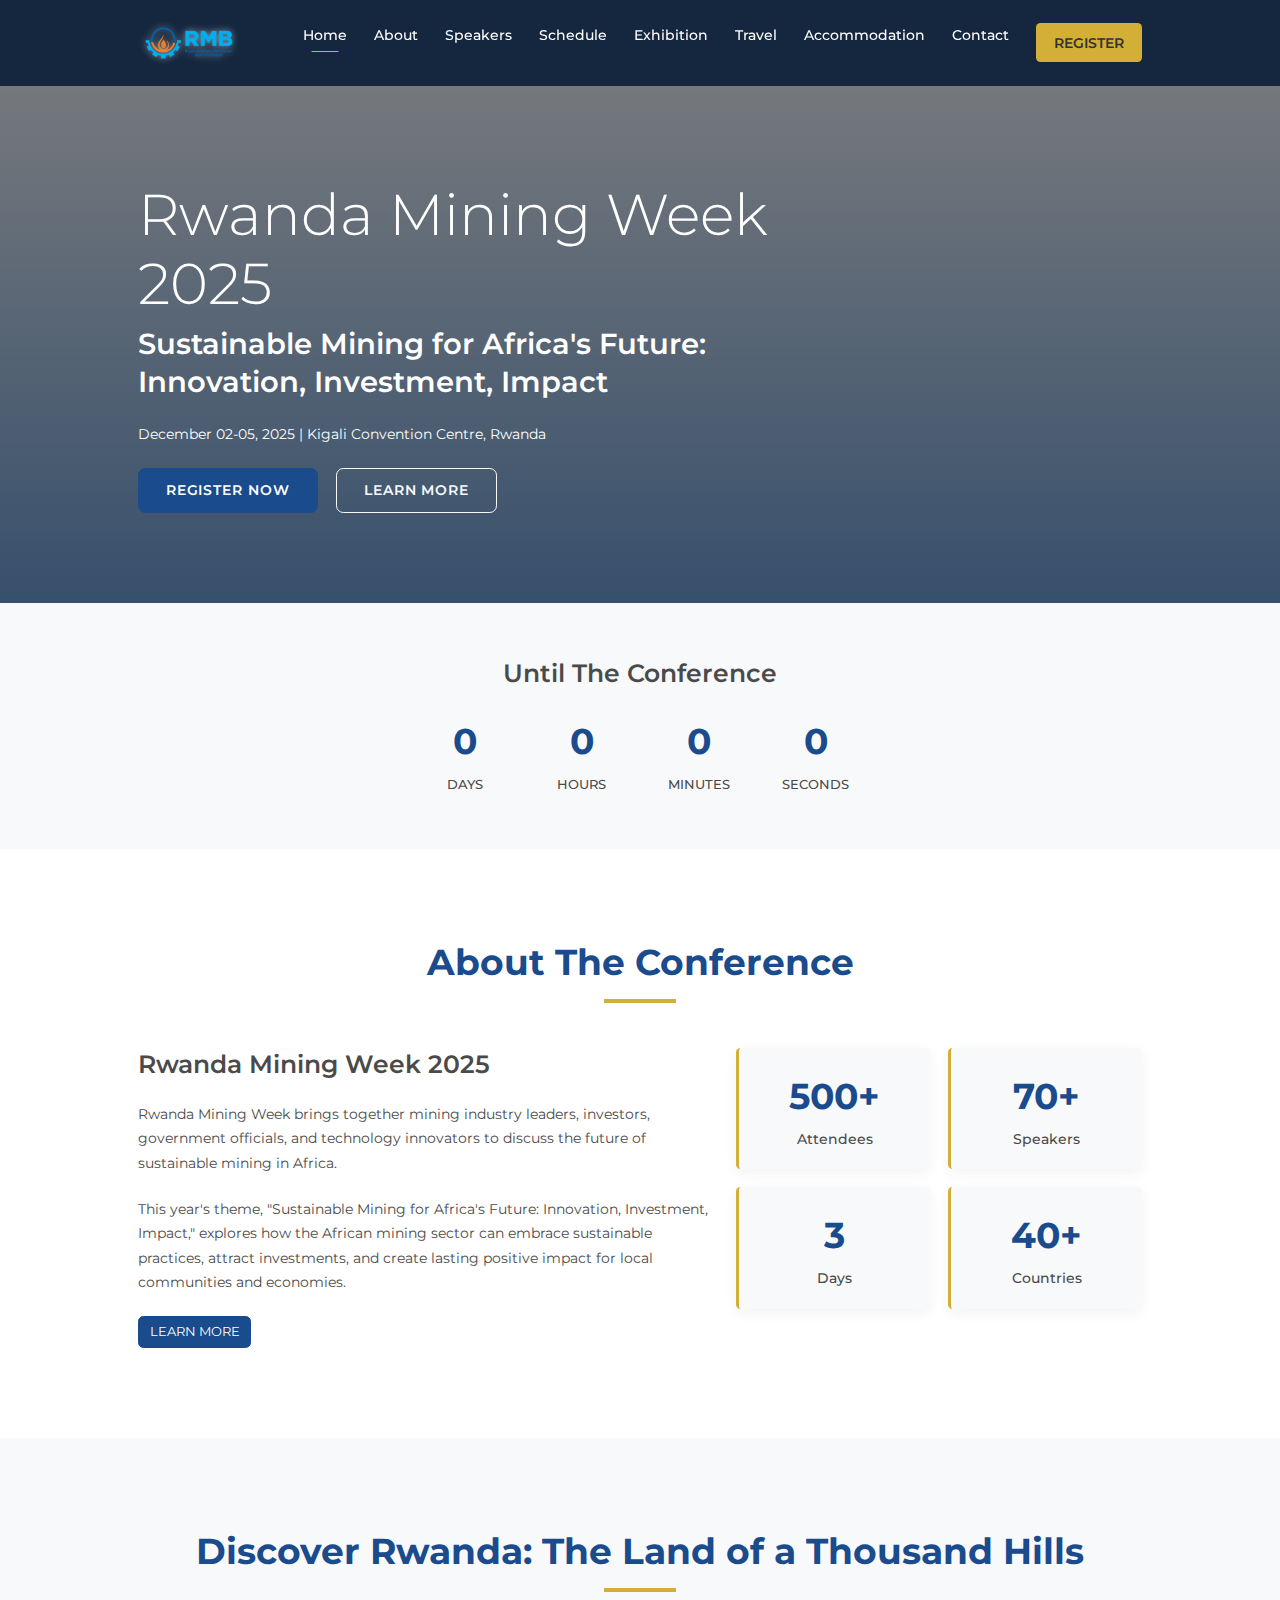
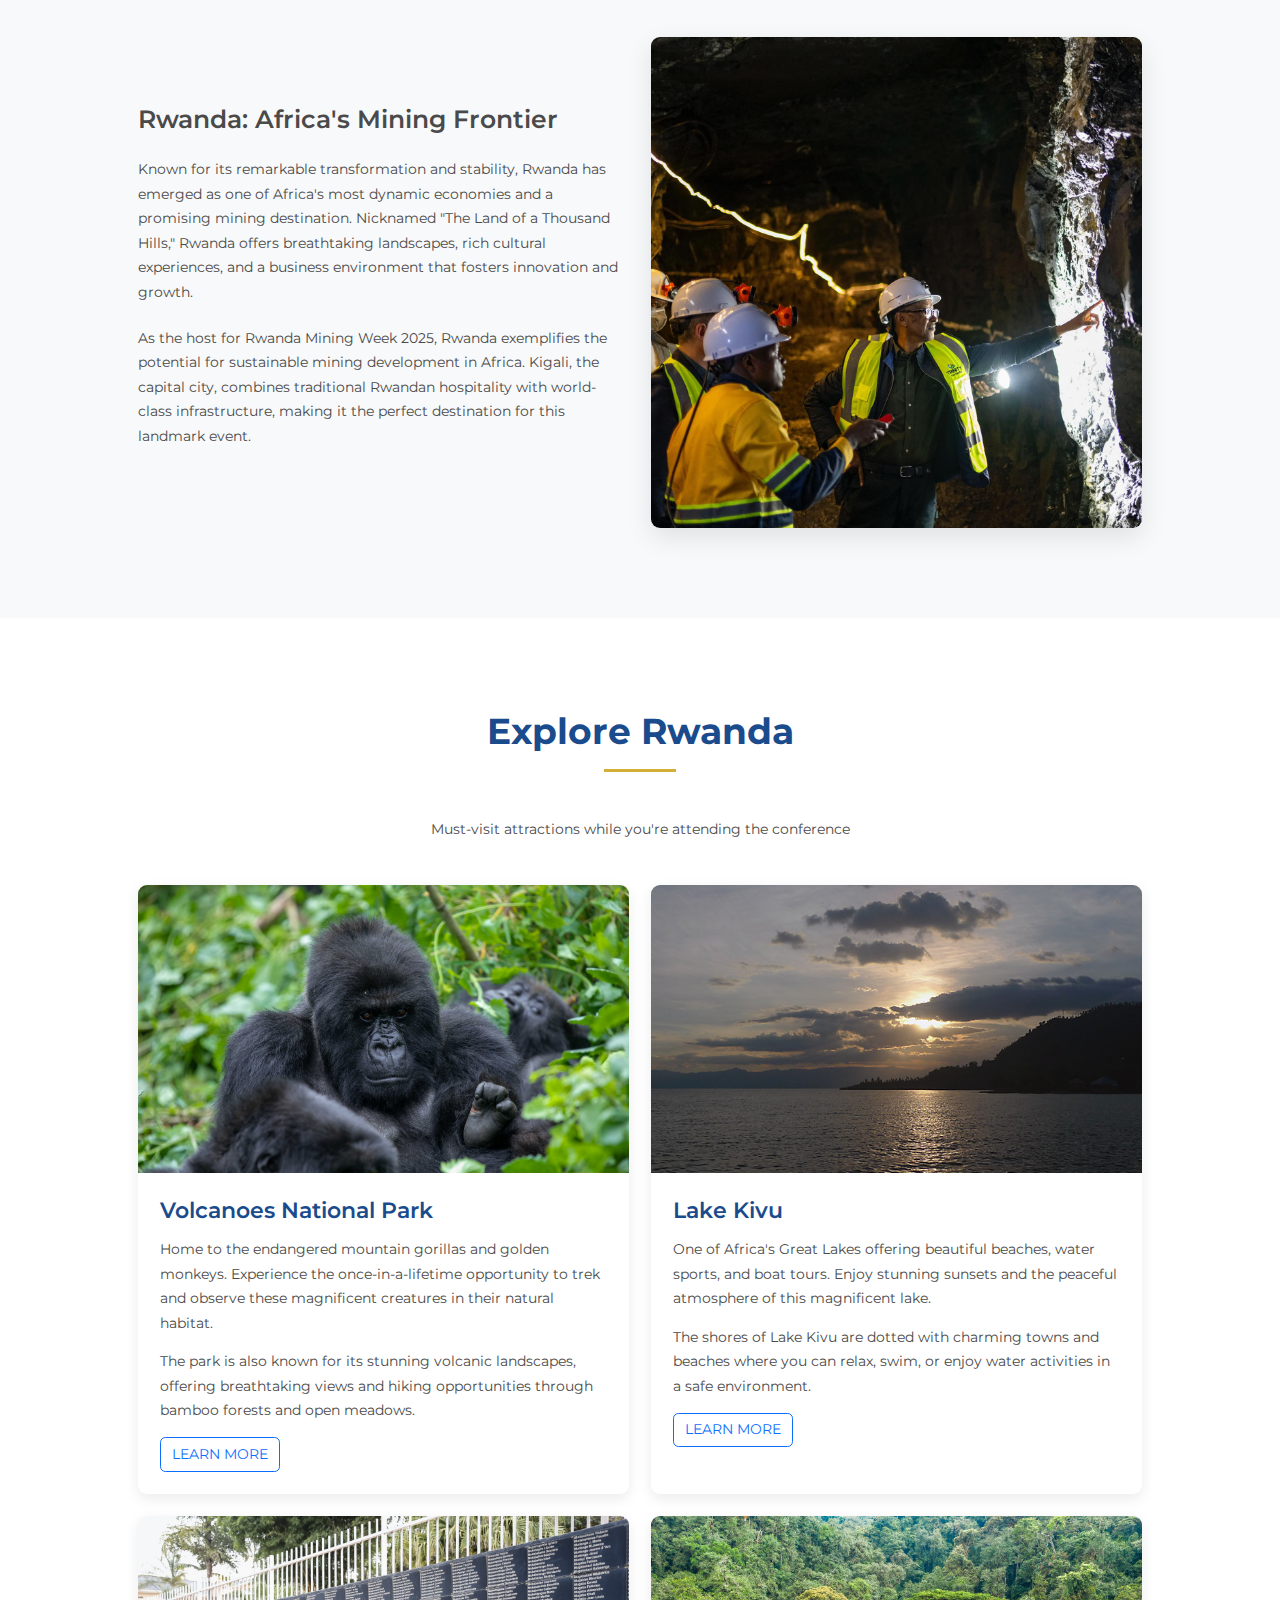
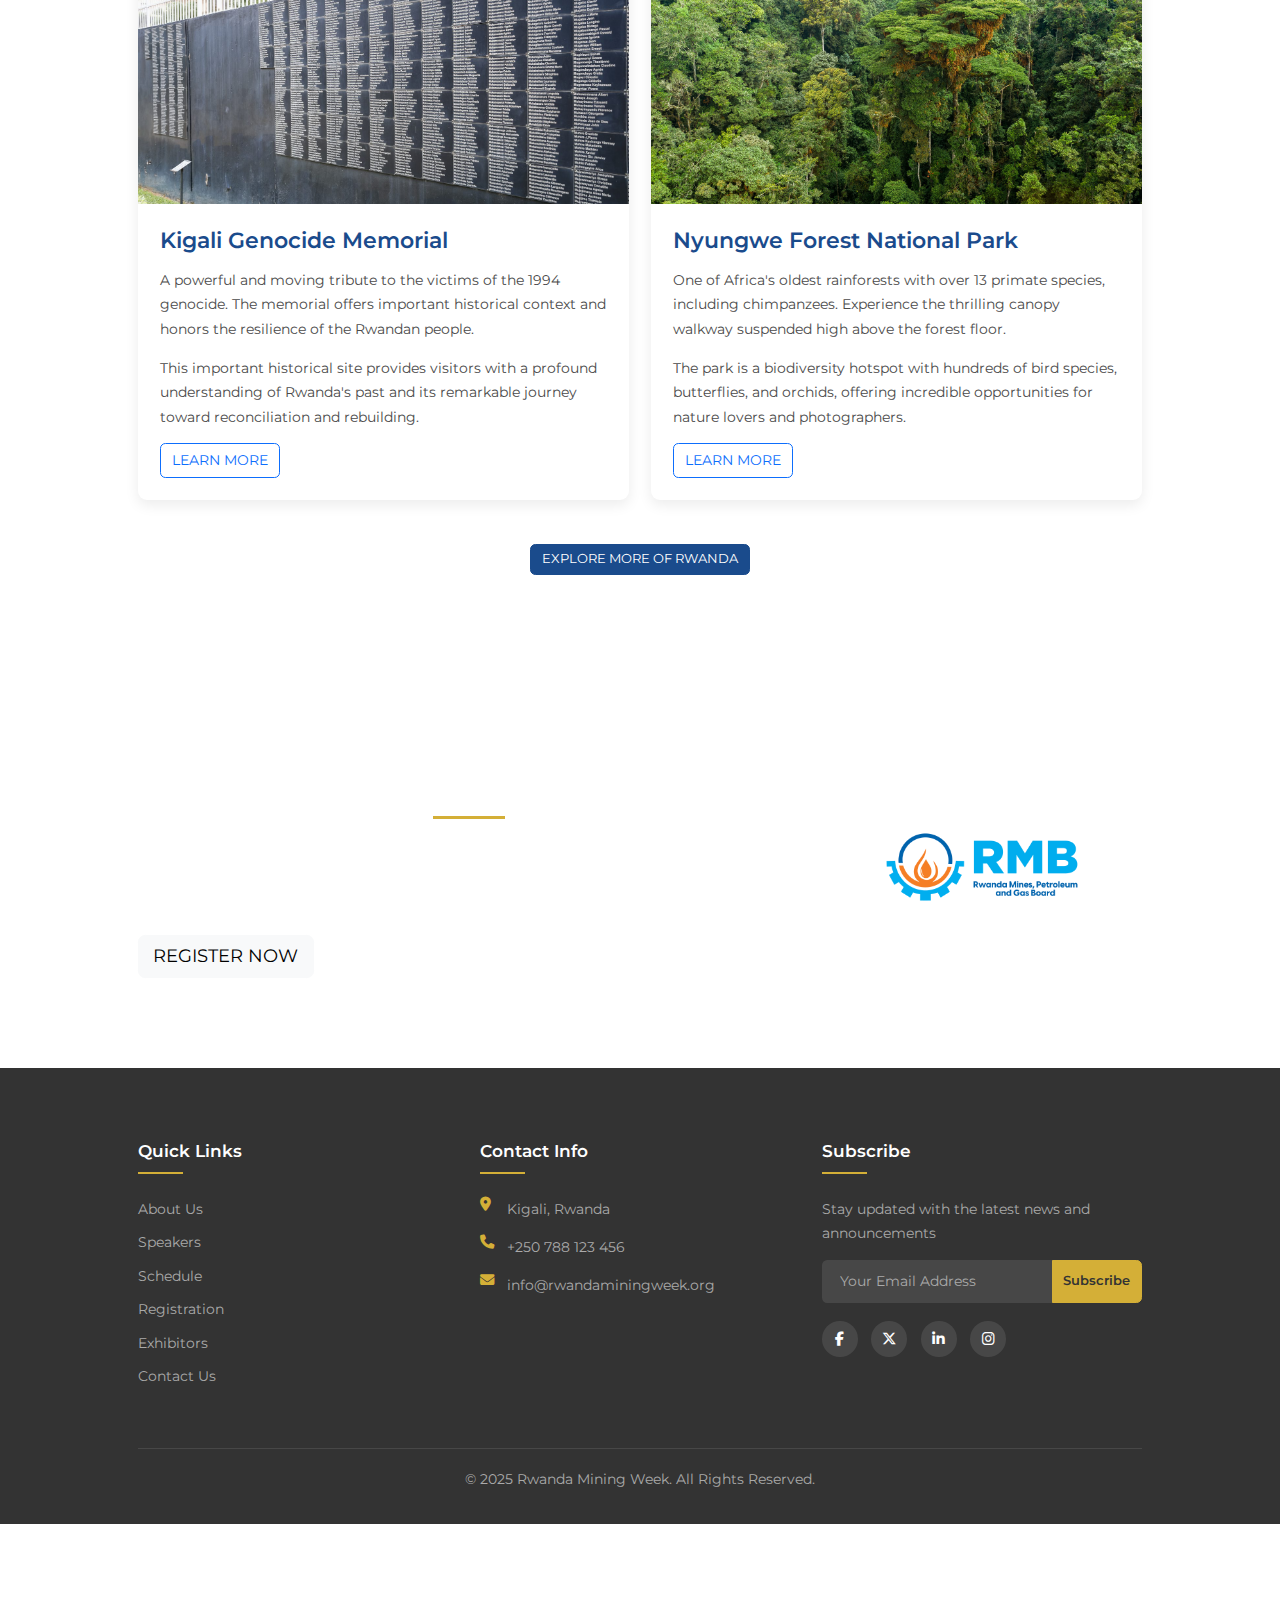
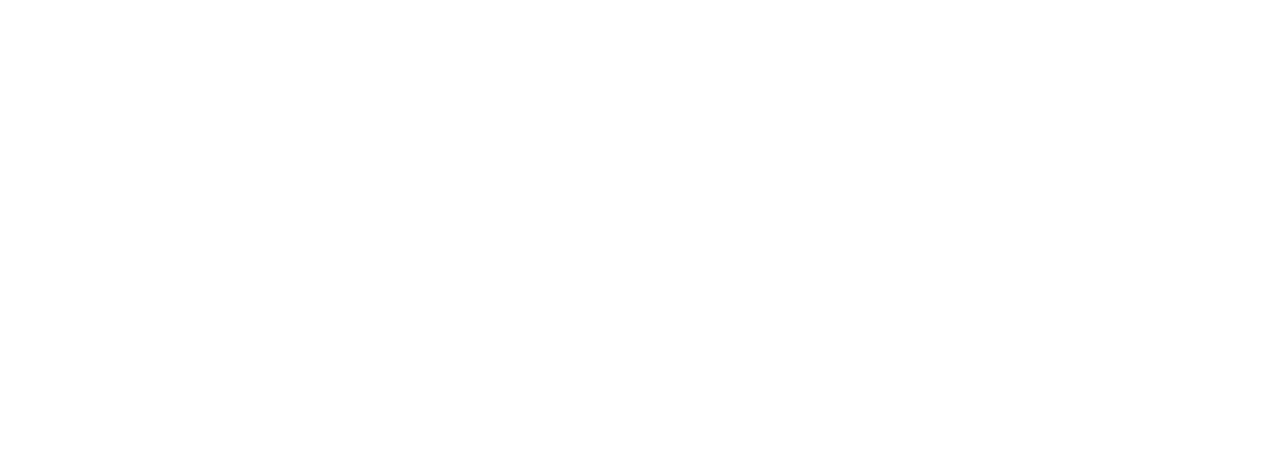
<file: index.html>
<!DOCTYPE html>
<html lang="en">
  <head>
    <meta charset="UTF-8" />
    <meta name="viewport" content="width=device-width, initial-scale=1.0" />
    <title>Rwanda Mining Week 2025</title>
    <!-- Bootstrap CSS -->
    <link
      href="https://cdn.jsdelivr.net/npm/bootstrap@5.3.0/dist/css/bootstrap.min.css"
      rel="stylesheet"
    />
    <!-- Font Awesome -->
    <link
      rel="stylesheet"
      href="https://cdnjs.cloudflare.com/ajax/libs/font-awesome/6.5.2/css/all.min.css"
    />
    <!-- Google Fonts -->
    <link
      href="https://fonts.googleapis.com/css2?family=Montserrat:wght@300;400;500;600;700&family=Poppins:wght@300;400;500;600;700&display=swap"
      rel="stylesheet"
    />
    <!-- Custom CSS -->
    <link rel="stylesheet" href="assets/css/styles.css" />
  </head>
  <body>
    <!-- Header -->
    <header class="site-header">
      <nav class="navbar navbar-expand-lg navbar-dark fixed-top">
        <div class="container">
          <a class="navbar-brand" href="index.html">
            <img
              src="assets/img/logo.png"
              alt="Rwanda Mining Week Logo"
              class="logo"
            />
          </a>
          <button
            class="navbar-toggler"
            type="button"
            data-bs-toggle="collapse"
            data-bs-target="#navbarNav"
          >
            <span class="navbar-toggler-icon"></span>
          </button>
          <div class="collapse navbar-collapse" id="navbarNav">
            <ul class="navbar-nav ms-auto">
              <li class="nav-item">
                <a class="nav-link active" href="index.html">Home</a>
              </li>
              <li class="nav-item">
                <a class="nav-link" href="about.html">About</a>
              </li>
              <li class="nav-item">
                <a class="nav-link" href="speakers.html">Speakers</a>
              </li>
              <li class="nav-item">
                <a class="nav-link" href="schedule.html">Schedule</a>
              </li>
              <li class="nav-item">
                <a class="nav-link" href="exhibitors.html">Exhibition</a>
              </li>
              <li class="nav-item">
                <a class="nav-link" href="travel.html">Travel</a>
              </li>
              <li class="nav-item">
                <a class="nav-link" href="accommodation.html">Accommodation</a>
              </li>
              <li class="nav-item">
                <a class="nav-link" href="contact.html">Contact</a>
              </li>
              <li class="nav-item">
                <a class="nav-link register-btn" href="registration.html"
                  >REGISTER</a
                >
              </li>
            </ul>
          </div>
        </div>
      </nav>

      <!-- Hero Section -->
      <div class="hero-section">
        <div class="container">
          <div class="row">
            <div class="col-lg-8 hero-content">
              <h1 class="display-3 text-white">Rwanda Mining Week 2025</h1>
              <h2 class="text-white mb-4">
                Sustainable Mining for Africa's Future: Innovation, Investment,
                Impact
              </h2>
              <p class="text-white mb-4">
                December 02-05, 2025 | Kigali Convention Centre, Rwanda
              </p>
              <div class="hero-buttons">
                <a href="registration.html" class="btn btn-primary btn-lg me-3"
                  >REGISTER NOW</a
                >
                <a href="about.html" class="btn btn-outline-light btn-lg"
                  >LEARN MORE</a
                >
              </div>
            </div>
          </div>
        </div>
      </div>
    </header>

    <!-- Event Countdown -->
    <section class="countdown-section">
      <div class="container">
        <h3 class="text-center mb-4">Until The Conference</h3>
        <div class="countdown-container" id="countdown">
          <div class="countdown-box">
            <span id="days">0</span>
            <span class="countdown-label">DAYS</span>
          </div>
          <div class="countdown-box">
            <span id="hours">0</span>
            <span class="countdown-label">HOURS</span>
          </div>
          <div class="countdown-box">
            <span id="minutes">0</span>
            <span class="countdown-label">MINUTES</span>
          </div>
          <div class="countdown-box">
            <span id="seconds">0</span>
            <span class="countdown-label">SECONDS</span>
          </div>
        </div>
      </div>
    </section>

    <!-- About Section -->
    <section class="about-section section-padding">
      <div class="container">
        <h2 class="section-title">About The Conference</h2>
        <div class="row">
          <div class="col-lg-7">
            <h3 class="mb-4">Rwanda Mining Week 2025</h3>
            <p class="mb-4">
              Rwanda Mining Week brings together mining industry leaders,
              investors, government officials, and technology innovators to
              discuss the future of sustainable mining in Africa.
            </p>
            <p class="mb-4">
              This year's theme, "Sustainable Mining for Africa's Future:
              Innovation, Investment, Impact," explores how the African mining
              sector can embrace sustainable practices, attract investments, and
              create lasting positive impact for local communities and
              economies.
            </p>
            <a href="about.html" class="btn btn-primary">LEARN MORE</a>
          </div>
          <div class="col-lg-5">
            <div class="stats-container">
              <div class="stat-box">
                <span class="stat-number">500+</span>
                <p>Attendees</p>
              </div>
              <div class="stat-box">
                <span class="stat-number">70+</span>
                <p>Speakers</p>
              </div>
              <div class="stat-box">
                <span class="stat-number">3</span>
                <p>Days</p>
              </div>
              <div class="stat-box">
                <span class="stat-number">40+</span>
                <p>Countries</p>
              </div>
            </div>
          </div>
        </div>
      </div>
    </section>

    <!-- Rwanda Section -->
    <section class="rwanda-section section-padding bg-light">
      <div class="container">
        <h2 class="section-title">
          Discover Rwanda: The Land of a Thousand Hills
        </h2>
        <div class="row align-items-center">
          <div class="col-lg-6">
            <h3 class="mb-4">Rwanda: Africa's Mining Frontier</h3>
            <p class="mb-4">
              Known for its remarkable transformation and stability, Rwanda has
              emerged as one of Africa's most dynamic economies and a promising
              mining destination. Nicknamed "The Land of a Thousand Hills,"
              Rwanda offers breathtaking landscapes, rich cultural experiences,
              and a business environment that fosters innovation and growth.
            </p>
            <p>
              As the host for Rwanda Mining Week 2025, Rwanda exemplifies the
              potential for sustainable mining development in Africa. Kigali,
              the capital city, combines traditional Rwandan hospitality with
              world-class infrastructure, making it the perfect destination for
              this landmark event.
            </p>
          </div>
          <div class="col-lg-6">
            <div class="rwanda-image">
              <img
                src="assets/img/trinity.jpg"
                alt="Kigali, Rwanda"
                class="img-fluid rounded"
              />
            </div>
          </div>
        </div>
      </div>
    </section>

    <!-- Explore Rwanda Section -->
    <section class="explore-section section-padding">
      <div class="container">
        <h2 class="section-title">Explore Rwanda</h2>
        <p class="section-subtitle text-center mb-5">
          Must-visit attractions while you're attending the conference
        </p>

        <div class="row">
          <div class="col-lg-6 mb-4">
            <div class="explore-card">
              <img
                src="assets/img/volcanos.jpeg"
                alt="Volcanoes National Park"
                class="img-fluid"
              />
              <div class="explore-content">
                <h3>Volcanoes National Park</h3>
                <p>
                  Home to the endangered mountain gorillas and golden monkeys.
                  Experience the once-in-a-lifetime opportunity to trek and
                  observe these magnificent creatures in their natural habitat.
                </p>
                <p>
                  The park is also known for its stunning volcanic landscapes,
                  offering breathtaking views and hiking opportunities through
                  bamboo forests and open meadows.
                </p>
                <a href="travel.html#volcanoes" class="btn btn-outline-primary"
                  >LEARN MORE</a
                >
              </div>
            </div>
          </div>
          <div class="col-lg-6 mb-4">
            <div class="explore-card">
              <img
                src="assets/img/kivu.jpg"
                alt="Lake Kivu"
                class="img-fluid"
              />
              <div class="explore-content">
                <h3>Lake Kivu</h3>
                <p>
                  One of Africa's Great Lakes offering beautiful beaches, water
                  sports, and boat tours. Enjoy stunning sunsets and the
                  peaceful atmosphere of this magnificent lake.
                </p>
                <p>
                  The shores of Lake Kivu are dotted with charming towns and
                  beaches where you can relax, swim, or enjoy water activities
                  in a safe environment.
                </p>
                <a href="travel.html#lake-kivu" class="btn btn-outline-primary"
                  >LEARN MORE</a
                >
              </div>
            </div>
          </div>
          <div class="col-lg-6 mb-4">
            <div class="explore-card">
              <img
                src="assets/img/memorial.jpg"
                alt="Kigali Genocide Memorial"
                class="img-fluid"
              />
              <div class="explore-content">
                <h3>Kigali Genocide Memorial</h3>
                <p>
                  A powerful and moving tribute to the victims of the 1994
                  genocide. The memorial offers important historical context and
                  honors the resilience of the Rwandan people.
                </p>
                <p>
                  This important historical site provides visitors with a
                  profound understanding of Rwanda's past and its remarkable
                  journey toward reconciliation and rebuilding.
                </p>
                <a
                  href="travel.html#genocide-memorial"
                  class="btn btn-outline-primary"
                  >LEARN MORE</a
                >
              </div>
            </div>
          </div>
          <div class="col-lg-6 mb-4">
            <div class="explore-card">
              <img
                src="assets/img/nyungwe-.jpeg"
                alt="Nyungwe Forest National Park"
                class="img-fluid"
              />
              <div class="explore-content">
                <h3>Nyungwe Forest National Park</h3>
                <p>
                  One of Africa's oldest rainforests with over 13 primate
                  species, including chimpanzees. Experience the thrilling
                  canopy walkway suspended high above the forest floor.
                </p>
                <p>
                  The park is a biodiversity hotspot with hundreds of bird
                  species, butterflies, and orchids, offering incredible
                  opportunities for nature lovers and photographers.
                </p>
                <a href="travel.html#nyungwe" class="btn btn-outline-primary"
                  >LEARN MORE</a
                >
              </div>
            </div>
          </div>
        </div>
        <div class="text-center mt-4">
          <a href="travel.html" class="btn btn-primary"
            >EXPLORE MORE OF RWANDA</a
          >
        </div>
      </div>
    </section>

    <!-- Register Section -->
    <section class="register-section section-padding text-white">
      <div class="container">
        <div class="row align-items-center">
          <div class="col-lg-8">
            <h2 class="section-title text-white">Register Today</h2>
            <p class="mb-4">
              Secure your spot at the leading mining conference in East Africa.
              Early bird registration ends July 15, 2025.
            </p>
            <a href="registration.html" class="btn btn-light btn-lg"
              >REGISTER NOW</a
            >
          </div>
          <div class="col-lg-4 text-center">
            <img
              src="assets/img/logo.png"
              alt="Rwanda Mining Week Logo"
              class="img-fluid footer-logo"
            />
          </div>
        </div>
      </div>
    </section>

    <!-- Footer -->
    <footer class="site-footer">
      <div class="container">
        <div class="row">
          <div class="col-lg-4 mb-5 mb-lg-0">
            <h5 class="footer-heading">Quick Links</h5>
            <ul class="footer-links">
              <li><a href="about.html">About Us</a></li>
              <li><a href="speakers.html">Speakers</a></li>
              <li><a href="schedule.html">Schedule</a></li>
              <li><a href="registration.html">Registration</a></li>
              <li><a href="exhibitors.html">Exhibitors</a></li>
              <li><a href="contact.html">Contact Us</a></li>
            </ul>
          </div>
          <div class="col-lg-4 mb-5 mb-lg-0">
            <h5 class="footer-heading">Contact Info</h5>
            <ul class="footer-contact">
              <li><i class="fas fa-map-marker-alt"></i> Kigali, Rwanda</li>
              <li><i class="fas fa-phone"></i> +250 788 123 456</li>
              <li><i class="fas fa-envelope"></i> info@rwandaminingweek.org</li>
            </ul>
          </div>
          <div class="col-lg-4">
            <h5 class="footer-heading">Subscribe</h5>
            <p>Stay updated with the latest news and announcements</p>
            <form class="subscribe-form">
              <div class="input-group mb-3">
                <input
                  type="email"
                  class="form-control"
                  placeholder="Your Email Address"
                  required
                />
                <button class="btn btn-primary" type="submit">Subscribe</button>
              </div>
            </form>
            <div class="social-icons">
              <a href="#"><i class="fab fa-facebook-f"></i></a>
              <a href="#"><i class="fab fa-x-twitter"></i></a>
              <a href="#"><i class="fab fa-linkedin-in"></i></a>
              <a href="#"><i class="fab fa-instagram"></i></a>
            </div>
          </div>
        </div>
        <div class="footer-bottom">
          <p>© 2025 Rwanda Mining Week. All Rights Reserved.</p>
        </div>
      </div>
    </footer>

    <!-- Bootstrap & jQuery JS -->
    <script src="https://code.jquery.com/jquery-3.6.0.min.js"></script>
    <script src="https://cdn.jsdelivr.net/npm/bootstrap@5.3.0/dist/js/bootstrap.bundle.min.js"></script>
    <!-- Custom JS -->
    <script src="assets/js/script.js"></script>
  </body>
</html>
</file>
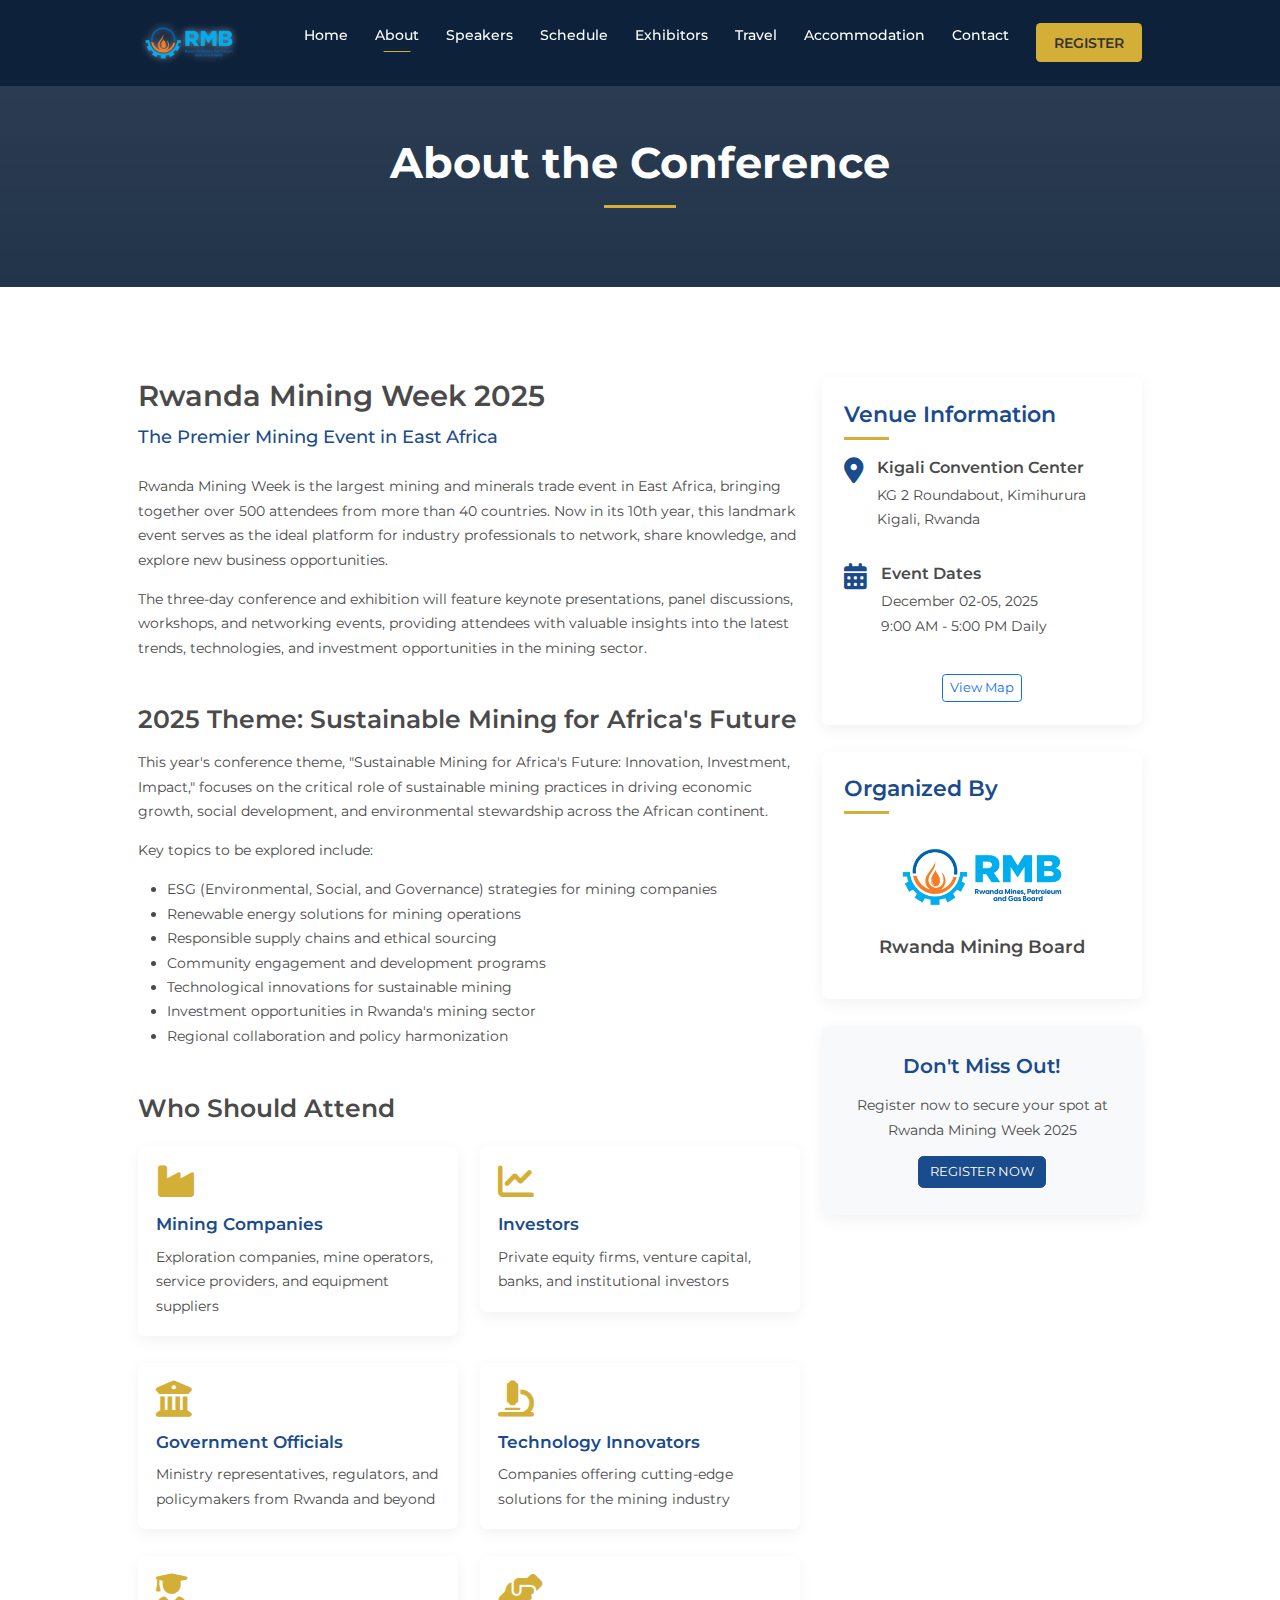
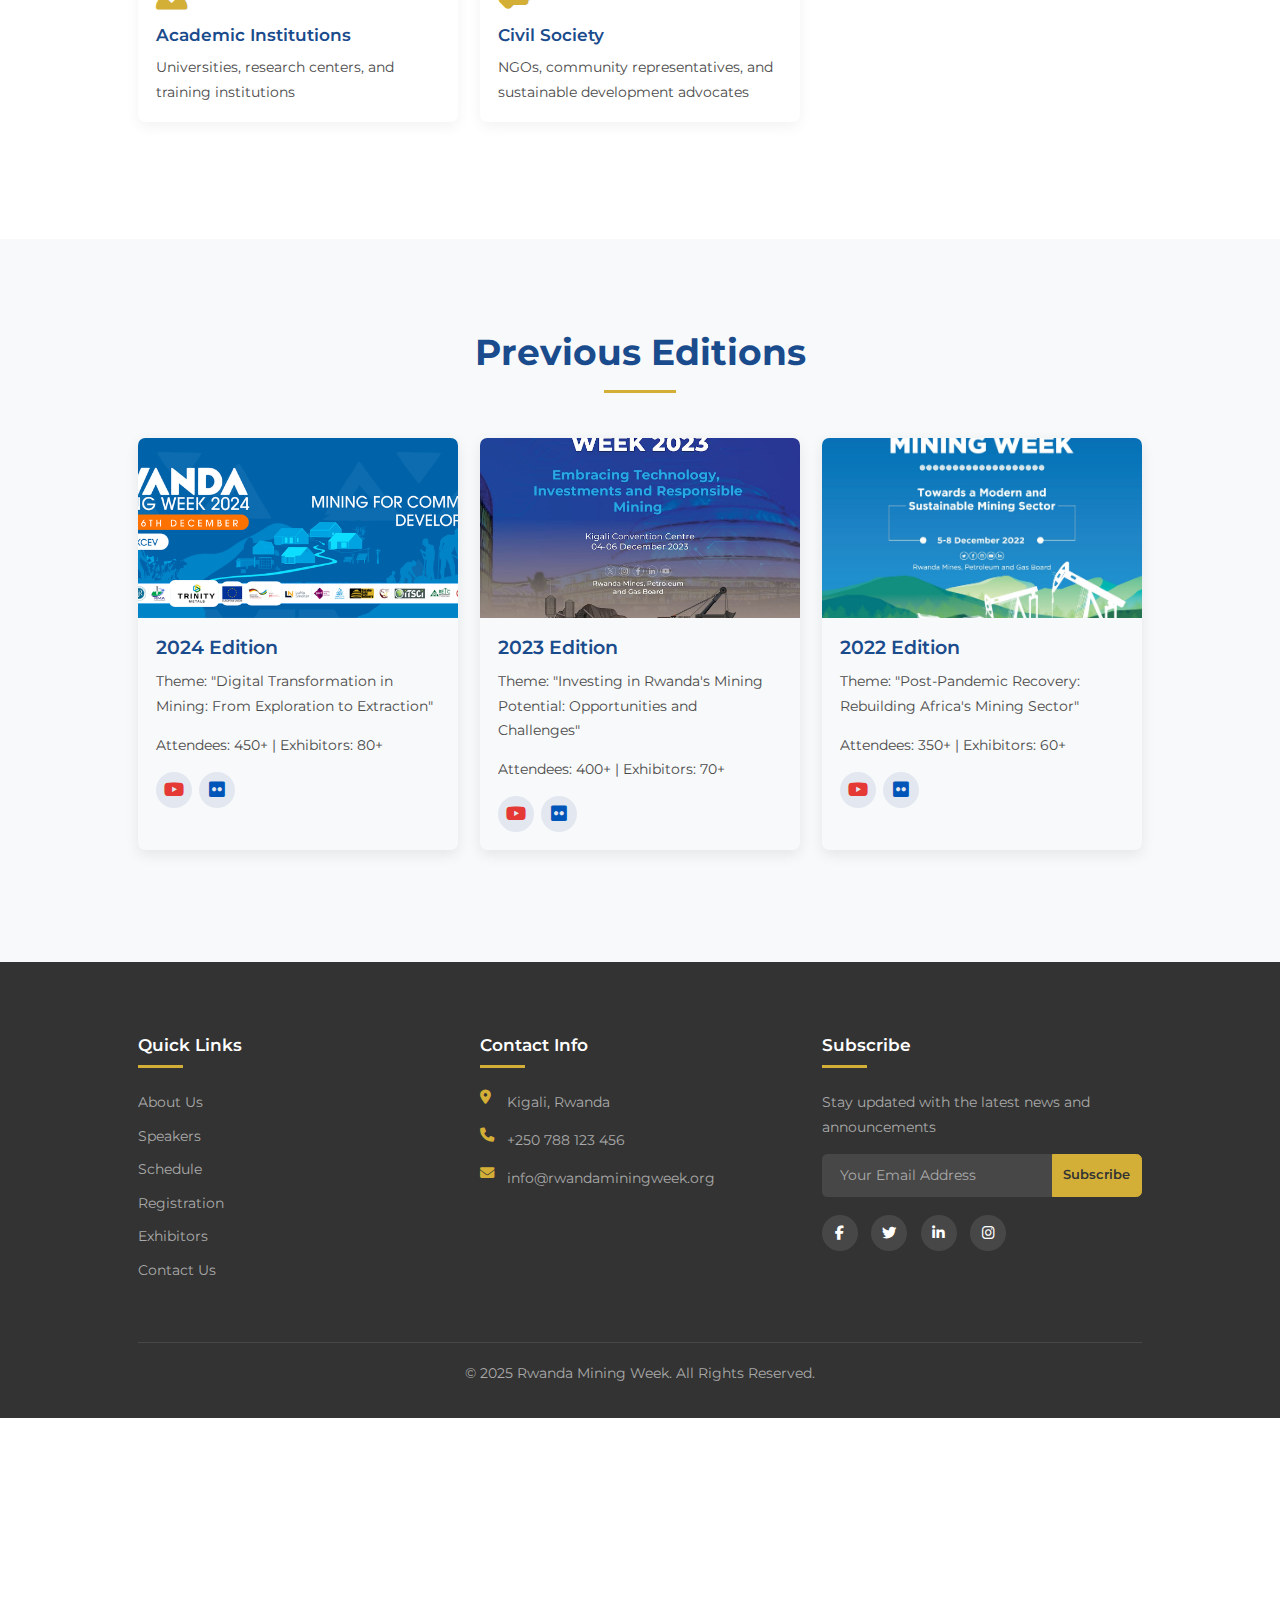
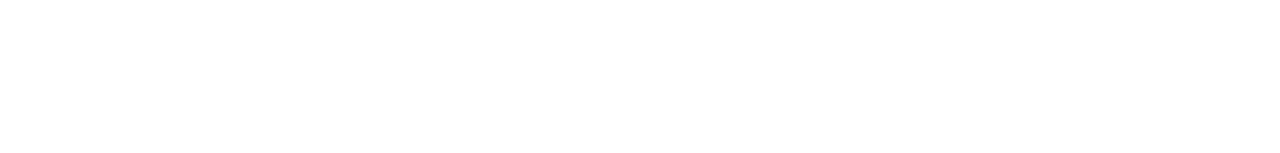
<file: about.html>
<!DOCTYPE html>
<html lang="en">
  <head>
    <meta charset="UTF-8" />
    <meta name="viewport" content="width=device-width, initial-scale=1.0" />
    <title>About - Rwanda Mining Week 2025</title>
    <!-- Bootstrap CSS -->
    <link
      href="https://cdn.jsdelivr.net/npm/bootstrap@5.3.0/dist/css/bootstrap.min.css"
      rel="stylesheet"
    />
    <!-- Font Awesome -->
    <link
      rel="stylesheet"
      href="https://cdnjs.cloudflare.com/ajax/libs/font-awesome/6.4.0/css/all.min.css"
    />
    <!-- Google Fonts -->
    <link
      href="https://fonts.googleapis.com/css2?family=Montserrat:wght@300;400;500;600;700&family=Poppins:wght@300;400;500;600;700&display=swap"
      rel="stylesheet"
    />
    <!-- Custom CSS -->
    <link rel="stylesheet" href="assets/css/styles.css" />
  </head>
  <body>
    <!-- Header -->
    <header class="site-header">
      <nav class="navbar navbar-expand-lg navbar-dark fixed-top">
        <div class="container">
          <a class="navbar-brand" href="index.html">
            <img
              src="assets/img/logo.png"
              alt="Rwanda Mining Week Logo"
              class="logo"
            />
          </a>
          <button
            class="navbar-toggler"
            type="button"
            data-bs-toggle="collapse"
            data-bs-target="#navbarNav"
          >
            <span class="navbar-toggler-icon"></span>
          </button>
          <div class="collapse navbar-collapse" id="navbarNav">
            <ul class="navbar-nav ms-auto">
              <li class="nav-item">
                <a class="nav-link" href="index.html">Home</a>
              </li>
              <li class="nav-item">
                <a class="nav-link active" href="about.html">About</a>
              </li>
              <li class="nav-item">
                <a class="nav-link" href="speakers.html">Speakers</a>
              </li>
              <li class="nav-item">
                <a class="nav-link" href="schedule.html">Schedule</a>
              </li>
              <li class="nav-item">
                <a class="nav-link" href="exhibitors.html">Exhibitors</a>
              </li>
              <li class="nav-item">
                <a class="nav-link" href="travel.html">Travel</a>
              </li>
              <li class="nav-item">
                <a class="nav-link" href="accommodation.html">Accommodation</a>
              </li>
              <li class="nav-item">
                <a class="nav-link" href="contact.html">Contact</a>
              </li>
              <li class="nav-item">
                <a class="nav-link register-btn" href="registration.html"
                  >REGISTER</a
                >
              </li>
            </ul>
          </div>
        </div>
      </nav>

      <!-- Page Title -->
      <div class="page-title">
        <div class="container">
          <h1>About the Conference</h1>
        </div>
      </div>
    </header>

    <!-- About Content -->
    <section class="about-content section-padding">
      <div class="container">
        <div class="row">
          <div class="col-lg-8 mb-5 mb-lg-0">
            <h2>Rwanda Mining Week 2025</h2>
            <p class="lead mb-4">The Premier Mining Event in East Africa</p>
            <p>
              Rwanda Mining Week is the largest mining and minerals trade event
              in East Africa, bringing together over 500 attendees from more
              than 40 countries. Now in its 10th year, this landmark event
              serves as the ideal platform for industry professionals to
              network, share knowledge, and explore new business opportunities.
            </p>

            <p>
              The three-day conference and exhibition will feature keynote
              presentations, panel discussions, workshops, and networking
              events, providing attendees with valuable insights into the latest
              trends, technologies, and investment opportunities in the mining
              sector.
            </p>

            <h3 class="mt-5 mb-3">
              2025 Theme: Sustainable Mining for Africa's Future
            </h3>
            <p>
              This year's conference theme, "Sustainable Mining for Africa's
              Future: Innovation, Investment, Impact," focuses on the critical
              role of sustainable mining practices in driving economic growth,
              social development, and environmental stewardship across the
              African continent.
            </p>

            <p>Key topics to be explored include:</p>
            <ul>
              <li>
                ESG (Environmental, Social, and Governance) strategies for
                mining companies
              </li>
              <li>Renewable energy solutions for mining operations</li>
              <li>Responsible supply chains and ethical sourcing</li>
              <li>Community engagement and development programs</li>
              <li>Technological innovations for sustainable mining</li>
              <li>Investment opportunities in Rwanda's mining sector</li>
              <li>Regional collaboration and policy harmonization</li>
            </ul>

            <h3 class="mt-5 mb-3">Who Should Attend</h3>
            <div class="row mt-4">
              <div class="col-md-6">
                <div class="about-box">
                  <i class="fas fa-industry"></i>
                  <h4>Mining Companies</h4>
                  <p>
                    Exploration companies, mine operators, service providers,
                    and equipment suppliers
                  </p>
                </div>
              </div>
              <div class="col-md-6">
                <div class="about-box">
                  <i class="fas fa-chart-line"></i>
                  <h4>Investors</h4>
                  <p>
                    Private equity firms, venture capital, banks, and
                    institutional investors
                  </p>
                </div>
              </div>
              <div class="col-md-6">
                <div class="about-box">
                  <i class="fas fa-university"></i>
                  <h4>Government Officials</h4>
                  <p>
                    Ministry representatives, regulators, and policymakers from
                    Rwanda and beyond
                  </p>
                </div>
              </div>
              <div class="col-md-6">
                <div class="about-box">
                  <i class="fas fa-microscope"></i>
                  <h4>Technology Innovators</h4>
                  <p>
                    Companies offering cutting-edge solutions for the mining
                    industry
                  </p>
                </div>
              </div>
              <div class="col-md-6">
                <div class="about-box">
                  <i class="fas fa-user-graduate"></i>
                  <h4>Academic Institutions</h4>
                  <p>
                    Universities, research centers, and training institutions
                  </p>
                </div>
              </div>
              <div class="col-md-6">
                <div class="about-box">
                  <i class="fas fa-hands-helping"></i>
                  <h4>Civil Society</h4>
                  <p>
                    NGOs, community representatives, and sustainable development
                    advocates
                  </p>
                </div>
              </div>
            </div>
          </div>

          <div class="col-lg-4">
            <div class="sidebar">
              <div class="sidebar-box venue-info">
                <h3>Venue Information</h3>
                <div class="venue-details">
                  <div class="venue-item">
                    <i class="fas fa-map-marker-alt"></i>
                    <div>
                      <h5>Kigali Convention Center</h5>
                      <p>KG 2 Roundabout, Kimihurura<br />Kigali, Rwanda</p>
                    </div>
                  </div>
                  <div class="venue-item">
                    <i class="fas fa-calendar-alt"></i>
                    <div>
                      <h5>Event Dates</h5>
                      <p>December 02-05, 2025<br />9:00 AM - 5:00 PM Daily</p>
                    </div>
                  </div>
                </div>
                <div class="mt-4 text-center">
                  <a
                    href="https://goo.gl/maps/8Z7JZ7Z7Z7Z7Z7Z7A"
                    target="_blank"
                    class="btn btn-outline-primary btn-sm"
                    >View Map</a
                  >
                </div>
              </div>

              <div class="sidebar-box organizers">
                <h3>Organized By</h3>
                <div class="organizer">
                  <img
                    src="assets/img/logo.png"
                    alt="Rwanda Mining Board"
                    class="img-fluid"
                  />
                  <h5>Rwanda Mining Board</h5>
                </div>
              </div>

              <div class="sidebar-box cta-box text-center">
                <h4>Don't Miss Out!</h4>
                <p>
                  Register now to secure your spot at Rwanda Mining Week 2025
                </p>
                <a href="registration.html" class="btn btn-primary"
                  >REGISTER NOW</a
                >
              </div>
            </div>
          </div>
        </div>
      </div>
    </section>

    <!-- Previous Editions -->
    <section class="previous-editions section-padding bg-light">
      <div class="container">
        <h2 class="section-title">Previous Editions</h2>
        <div class="row">
          <div class="col-md-4 mb-4">
            <div class="previous-box">
              <img
                src="assets/img/2024.png"
                alt="2024 Edition"
                class="img-fluid"
              />
              <div class="previous-content">
                <h4>2024 Edition</h4>
                <p>
                  Theme: "Digital Transformation in Mining: From Exploration to
                  Extraction"
                </p>
                <p>Attendees: 450+ | Exhibitors: 80+</p>
                <div class="edition-links mt-2 d-flex gap-2">
                  <a
                    href="https://www.youtube.com/watch?v=rEoO5DLQ0ZY"
                    title="2024 YouTube"
                    target="_blank"
                    class="text-decoration-none"
                  >
                    <span class="icon-circle-bg">
                      <i class="fab fa-youtube" style="color: #e53935"></i>
                    </span>
                  </a>
                  <a
                    href="https://www.flickr.com/photos/igihepictures/albums/72177720322350747/"
                    title="2024 Flickr"
                    target="_blank"
                    class="text-decoration-none"
                  >
                    <span class="icon-circle-bg">
                      <i class="fab fa-flickr" style="color: #0056b8"></i>
                    </span>
                  </a>
                </div>
              </div>
            </div>
          </div>
          <div class="col-md-4 mb-4">
            <div class="previous-box">
              <img
                src="assets/img/2023.jpg"
                alt="2023 Edition"
                class="img-fluid"
              />
              <div class="previous-content">
                <h4>2023 Edition</h4>
                <p>
                  Theme: "Investing in Rwanda's Mining Potential: Opportunities
                  and Challenges"
                </p>
                <p>Attendees: 400+ | Exhibitors: 70+</p>
                <div class="edition-links mt-2 d-flex gap-2">
                  <a
                    href="https://www.youtube.com/watch?v=vmzKqa5ZmXs"
                    title="2023 YouTube"
                    target="_blank"
                    class="text-decoration-none"
                  >
                    <span class="icon-circle-bg">
                      <i class="fab fa-youtube" style="color: #e53935"></i>
                    </span>
                  </a>
                  <a
                    href="https://www.flickr.com/photos/primature/albums/72177720313163444/with/53374261797"
                    title="2023 Flickr"
                    target="_blank"
                    class="text-decoration-none"
                  >
                    <span class="icon-circle-bg">
                      <i class="fab fa-flickr" style="color: #0056b8"></i>
                    </span>
                  </a>
                </div>
              </div>
            </div>
          </div>
          <div class="col-md-4 mb-4">
            <div class="previous-box">
              <img
                src="assets/img/2022.jpg"
                alt="2022 Edition"
                class="img-fluid"
              />
              <div class="previous-content">
                <h4>2022 Edition</h4>
                <p>
                  Theme: "Post-Pandemic Recovery: Rebuilding Africa's Mining
                  Sector"
                </p>
                <p>Attendees: 350+ | Exhibitors: 60+</p>
                <div class="edition-links mt-2 d-flex gap-2">
                  <a
                    href="https://www.youtube.com/watch?v=7FJekyAYqKA"
                    title="2022 YouTube"
                    target="_blank"
                    class="text-decoration-none"
                  >
                    <span class="icon-circle-bg">
                      <i class="fab fa-youtube" style="color: #e53935"></i>
                    </span>
                  </a>
                  <a
                    href="https://www.flickr.com/photos/129246658@N08/albums/72177720305504897/"
                    title="2022 Flickr"
                    target="_blank"
                    class="text-decoration-none"
                  >
                    <span class="icon-circle-bg">
                      <i class="fab fa-flickr" style="color: #0056b8"></i>
                    </span>
                  </a>
                </div>
              </div>
            </div>
          </div>
        </div>
      </div>
    </section>

    <!-- Footer -->
    <footer class="site-footer">
      <div class="container">
        <div class="row">
          <div class="col-lg-4 mb-5 mb-lg-0">
            <h5 class="footer-heading">Quick Links</h5>
            <ul class="footer-links">
              <li><a href="about.html">About Us</a></li>
              <li><a href="speakers.html">Speakers</a></li>
              <li><a href="schedule.html">Schedule</a></li>
              <li><a href="registration.html">Registration</a></li>
              <li><a href="exhibitors.html">Exhibitors</a></li>
              <li><a href="contact.html">Contact Us</a></li>
            </ul>
          </div>
          <div class="col-lg-4 mb-5 mb-lg-0">
            <h5 class="footer-heading">Contact Info</h5>
            <ul class="footer-contact">
              <li><i class="fas fa-map-marker-alt"></i> Kigali, Rwanda</li>
              <li><i class="fas fa-phone"></i> +250 788 123 456</li>
              <li><i class="fas fa-envelope"></i> info@rwandaminingweek.org</li>
            </ul>
          </div>
          <div class="col-lg-4">
            <h5 class="footer-heading">Subscribe</h5>
            <p>Stay updated with the latest news and announcements</p>
            <form class="subscribe-form">
              <div class="input-group mb-3">
                <input
                  type="email"
                  class="form-control"
                  placeholder="Your Email Address"
                  required
                />
                <button class="btn btn-primary" type="submit">Subscribe</button>
              </div>
            </form>
            <div class="social-icons">
              <a href="#"><i class="fab fa-facebook-f"></i></a>
              <a href="#"><i class="fab fa-twitter"></i></a>
              <a href="#"><i class="fab fa-linkedin-in"></i></a>
              <a href="#"><i class="fab fa-instagram"></i></a>
            </div>
          </div>
        </div>
        <div class="footer-bottom">
          <p>© 2025 Rwanda Mining Week. All Rights Reserved.</p>
        </div>
      </div>
    </footer>

    <!-- Bootstrap & jQuery JS -->
    <script src="https://code.jquery.com/jquery-3.6.0.min.js"></script>
    <script src="https://cdn.jsdelivr.net/npm/bootstrap@5.3.0/dist/js/bootstrap.bundle.min.js"></script>
    <!-- Custom JS -->
    <script src="assets/js/script.js"></script>
  </body>
</html>
</file>
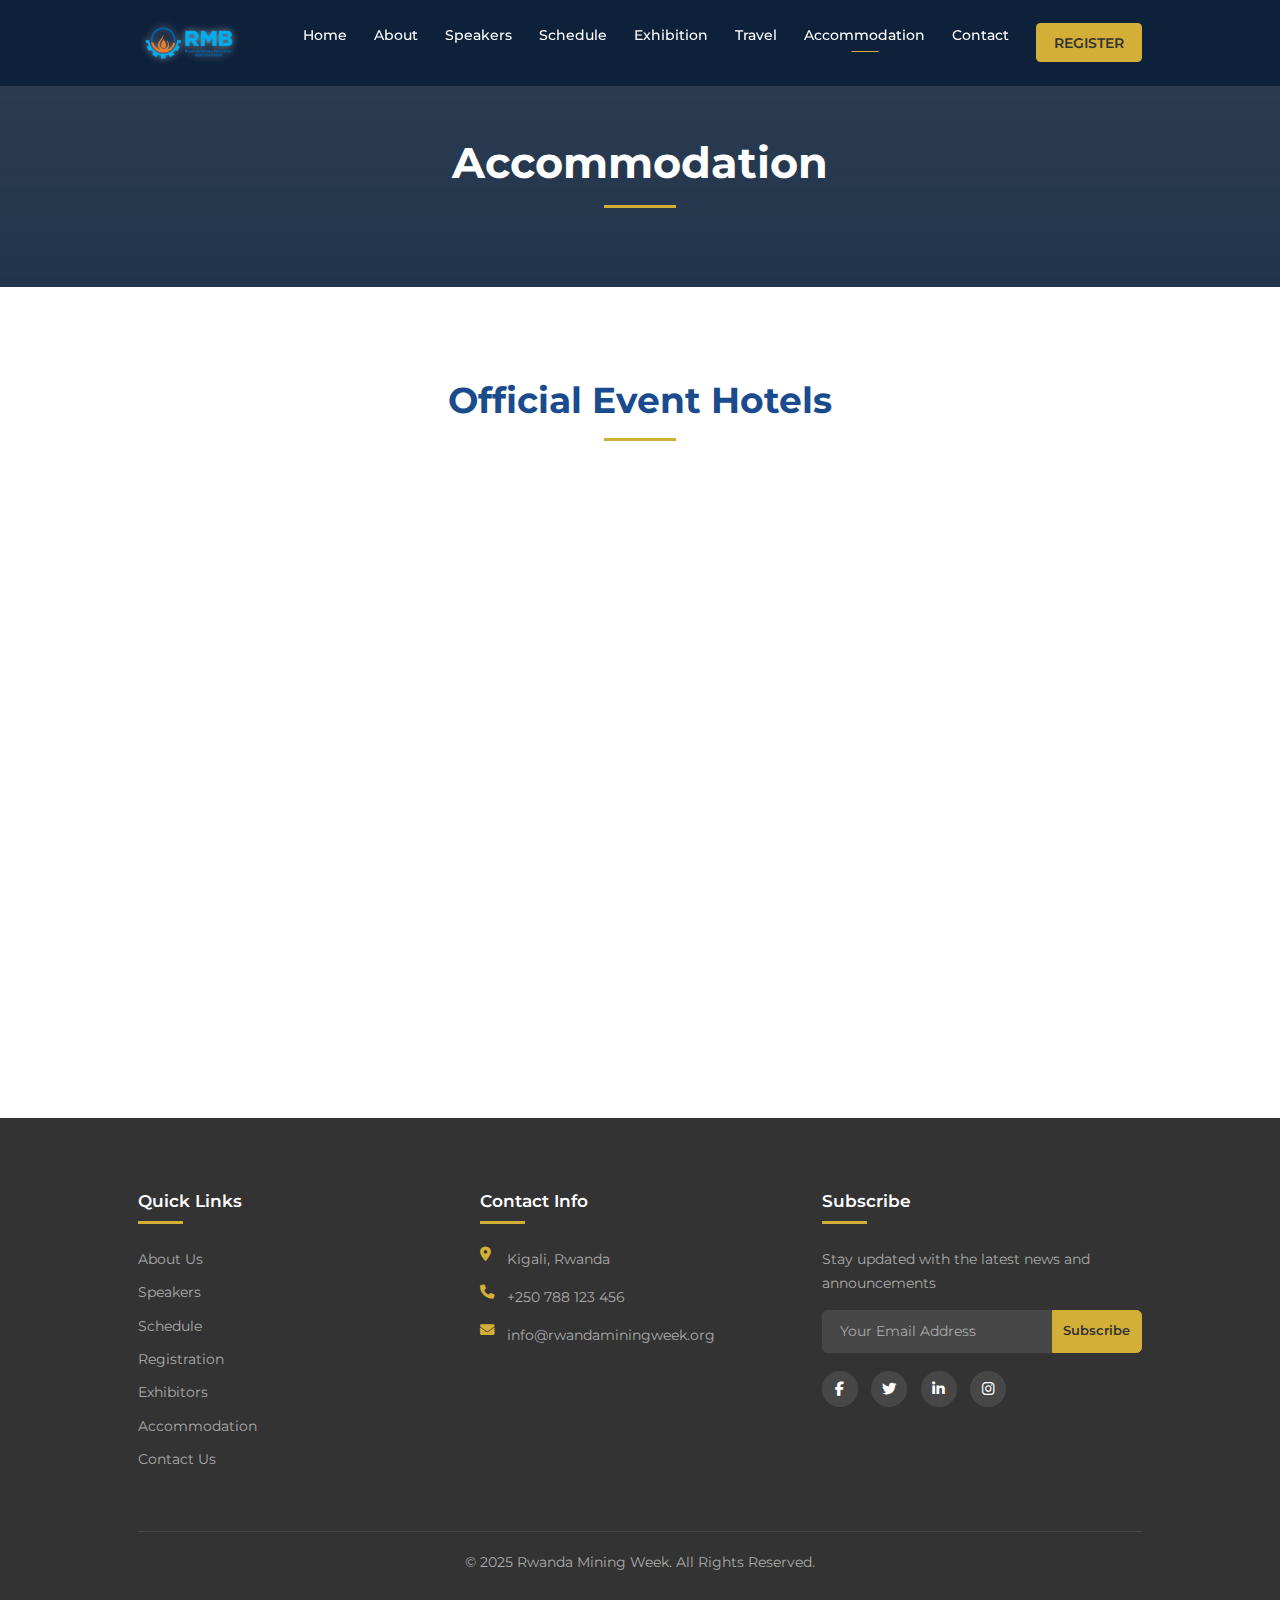
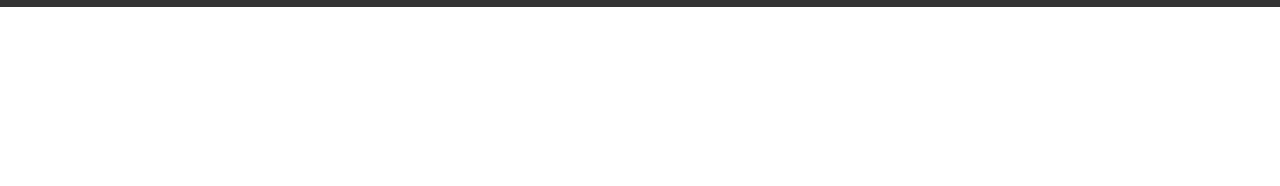
<file: accommodation.html>
<!DOCTYPE html>
<html lang="en">
  <head>
    <meta charset="UTF-8" />
    <meta name="viewport" content="width=device-width, initial-scale=1.0" />
    <title>Accommodation - Rwanda Mining Week 2025</title>
    <!-- Bootstrap CSS -->
    <link
      href="https://cdn.jsdelivr.net/npm/bootstrap@5.3.0/dist/css/bootstrap.min.css"
      rel="stylesheet"
    />
    <!-- Font Awesome -->
    <link
      rel="stylesheet"
      href="https://cdnjs.cloudflare.com/ajax/libs/font-awesome/6.5.2/css/all.min.css"
    />
    <!-- Google Fonts -->
    <link
      href="https://fonts.googleapis.com/css2?family=Montserrat:wght@300;400;500;600;700&family=Poppins:wght@300;400;500;600;700&display=swap"
      rel="stylesheet"
    />
    <!-- Custom CSS -->
    <link rel="stylesheet" href="assets/css/styles.css" />
  </head>
  <body>
    <!-- Header -->
    <header class="site-header">
      <nav class="navbar navbar-expand-lg navbar-dark fixed-top">
        <div class="container">
          <a class="navbar-brand" href="index.html">
            <img
              src="assets/img/logo.png"
              alt="Rwanda Mining Week Logo"
              class="logo"
            />
          </a>
          <button
            class="navbar-toggler"
            type="button"
            data-bs-toggle="collapse"
            data-bs-target="#navbarNav"
          >
            <span class="navbar-toggler-icon"></span>
          </button>
          <div class="collapse navbar-collapse" id="navbarNav">
            <ul class="navbar-nav ms-auto">
              <li class="nav-item">
                <a class="nav-link" href="index.html">Home</a>
              </li>
              <li class="nav-item">
                <a class="nav-link" href="about.html">About</a>
              </li>
              <li class="nav-item">
                <a class="nav-link" href="speakers.html">Speakers</a>
              </li>
              <li class="nav-item">
                <a class="nav-link" href="schedule.html">Schedule</a>
              </li>
              <li class="nav-item">
                <a class="nav-link" href="exhibitors.html">Exhibition</a>
              </li>
              <li class="nav-item">
                <a class="nav-link" href="travel.html">Travel</a>
              </li>
              <li class="nav-item">
                <a class="nav-link active" href="accommodation.html"
                  >Accommodation</a
                >
              </li>
              <li class="nav-item">
                <a class="nav-link" href="contact.html">Contact</a>
              </li>
              <li class="nav-item">
                <a class="nav-link register-btn" href="registration.html"
                  >REGISTER</a
                >
              </li>
            </ul>
          </div>
        </div>
      </nav>
      <!-- Page Title -->
      <div class="page-title">
        <div class="container">
          <h1>Accommodation</h1>
        </div>
      </div>
    </header>

    <!-- Accommodation Content -->
    <section class="accommodation-section section-padding">
      <div class="container">
        <h2 class="section-title mb-4">Official Event Hotels</h2>
        <div class="row justify-content-center">
          <div class="col-12">
            <div class="ratio ratio-16x9" style="min-height: 600px">
              <iframe
                src="https://francophonie-ministerial.smartbookings.rw/Event-Hotels/6856cec55301d/"
                allowfullscreen
                style="border: 0; min-height: 600px; width: 100%"
              ></iframe>
            </div>
          </div>
        </div>
      </div>
    </section>

    <!-- Footer -->
    <footer class="site-footer">
      <div class="container">
        <div class="row">
          <div class="col-lg-4 mb-5 mb-lg-0">
            <h5 class="footer-heading">Quick Links</h5>
            <ul class="footer-links">
              <li><a href="about.html">About Us</a></li>
              <li><a href="speakers.html">Speakers</a></li>
              <li><a href="schedule.html">Schedule</a></li>
              <li><a href="registration.html">Registration</a></li>
              <li><a href="exhibitors.html">Exhibitors</a></li>
              <li><a href="accommodation.html">Accommodation</a></li>
              <li><a href="contact.html">Contact Us</a></li>
            </ul>
          </div>
          <div class="col-lg-4 mb-5 mb-lg-0">
            <h5 class="footer-heading">Contact Info</h5>
            <ul class="footer-contact">
              <li><i class="fas fa-map-marker-alt"></i> Kigali, Rwanda</li>
              <li><i class="fas fa-phone"></i> +250 788 123 456</li>
              <li><i class="fas fa-envelope"></i> info@rwandaminingweek.org</li>
            </ul>
          </div>
          <div class="col-lg-4">
            <h5 class="footer-heading">Subscribe</h5>
            <p>Stay updated with the latest news and announcements</p>
            <form class="subscribe-form">
              <div class="input-group mb-3">
                <input
                  type="email"
                  class="form-control"
                  placeholder="Your Email Address"
                  required
                />
                <button class="btn btn-primary" type="submit">Subscribe</button>
              </div>
            </form>
            <div class="social-icons">
              <a href="#"><i class="fab fa-facebook-f"></i></a>
              <a href="#"><i class="fab fa-twitter"></i></a>
              <a href="#"><i class="fab fa-linkedin-in"></i></a>
              <a href="#"><i class="fab fa-instagram"></i></a>
            </div>
          </div>
        </div>
        <div class="footer-bottom">
          <p>© 2025 Rwanda Mining Week. All Rights Reserved.</p>
        </div>
      </div>
    </footer>

    <!-- Bootstrap & jQuery JS -->
    <script src="https://code.jquery.com/jquery-3.6.0.min.js"></script>
    <script src="https://cdn.jsdelivr.net/npm/bootstrap@5.3.0/dist/js/bootstrap.bundle.min.js"></script>
    <!-- Custom JS -->
    <script src="assets/js/script.js"></script>
  </body>
</html>
</file>
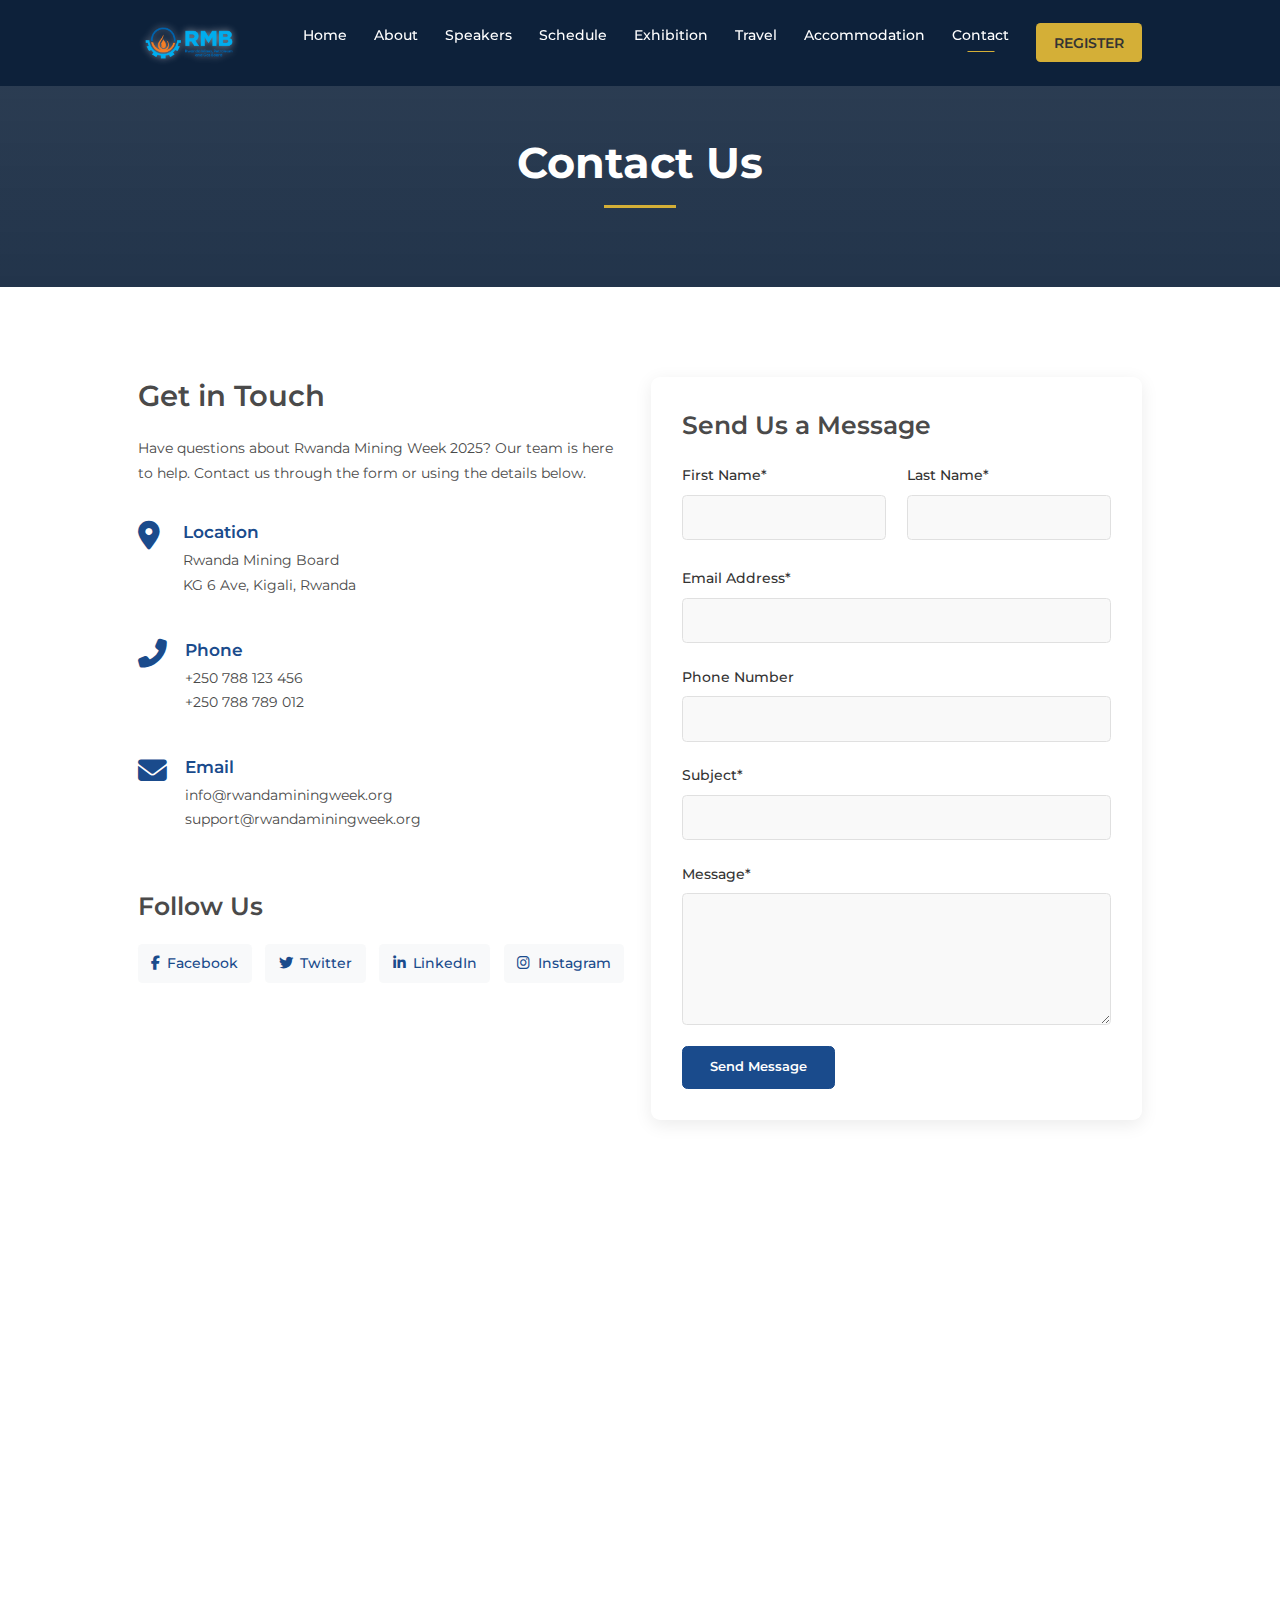
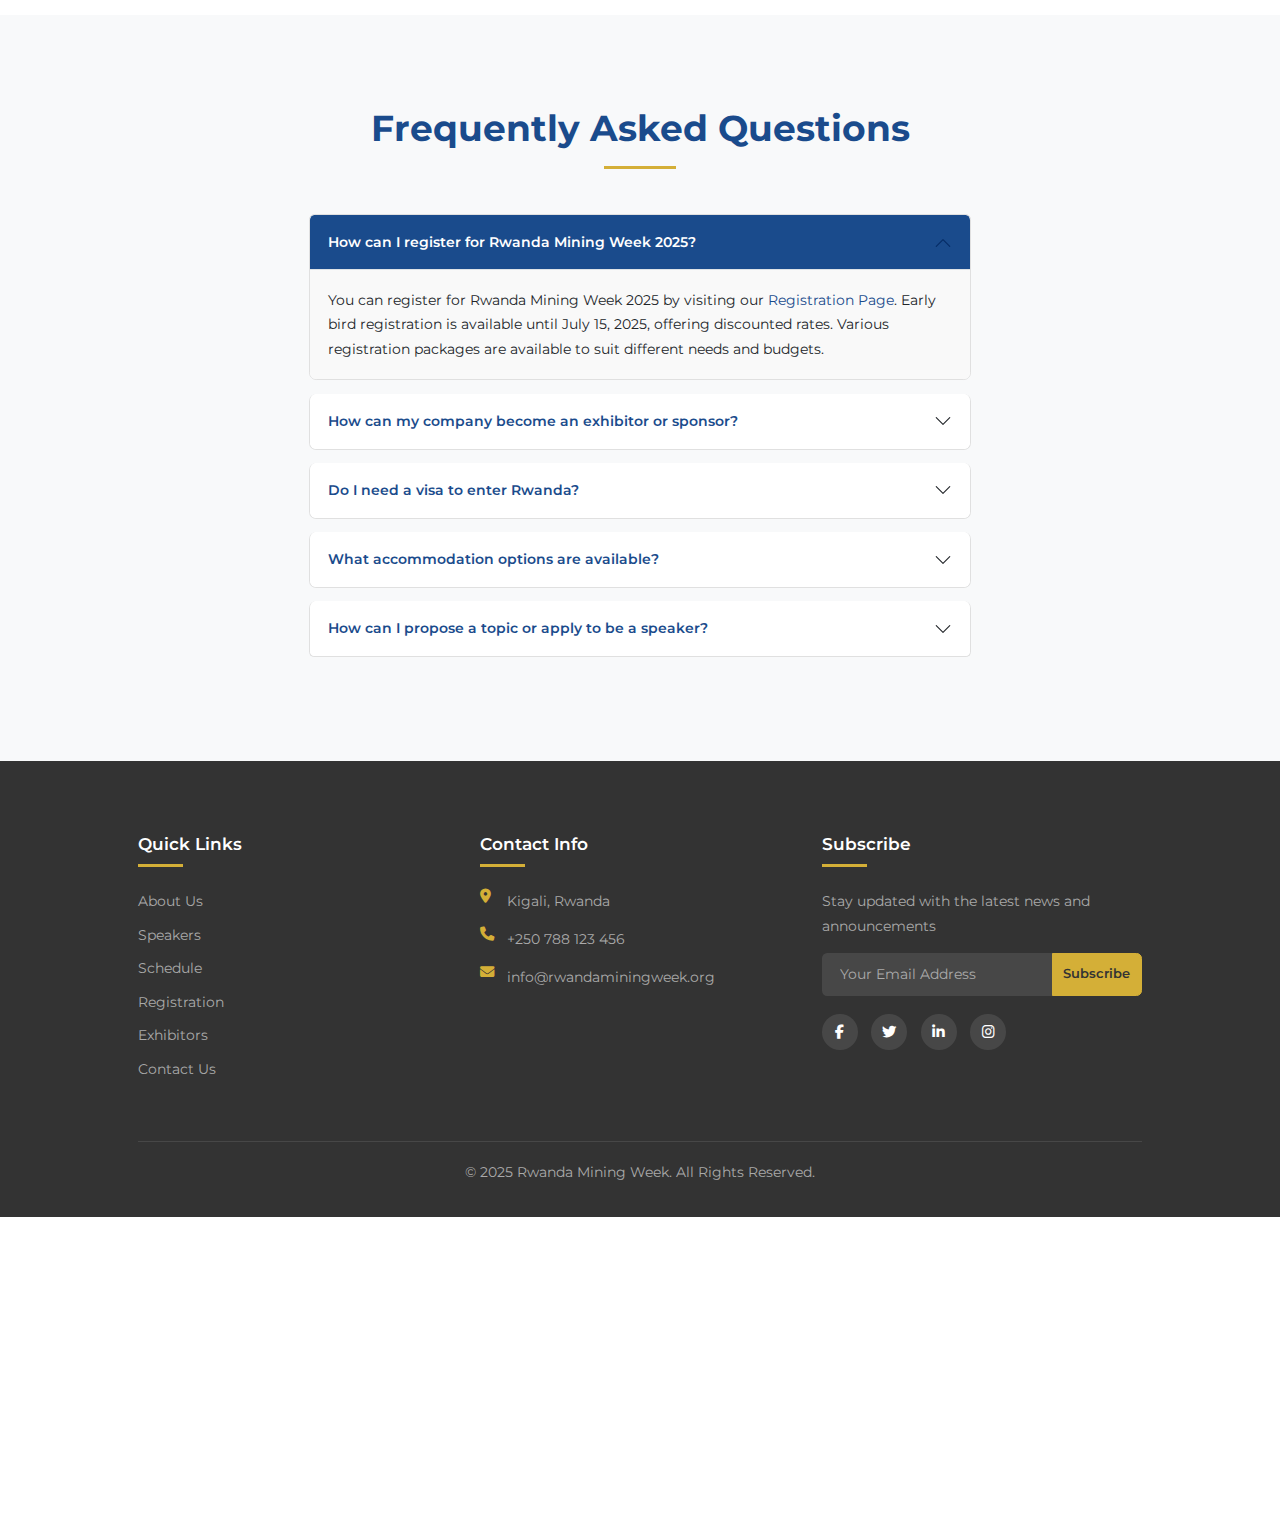
<file: contact.html>
<!DOCTYPE html>
<html lang="en">
  <head>
    <meta charset="UTF-8" />
    <meta name="viewport" content="width=device-width, initial-scale=1.0" />
    <title>Contact - Rwanda Mining Week 2025</title>
    <!-- Bootstrap CSS -->
    <link
      href="https://cdn.jsdelivr.net/npm/bootstrap@5.3.0/dist/css/bootstrap.min.css"
      rel="stylesheet"
    />
    <!-- Font Awesome -->
    <link
      rel="stylesheet"
      href="https://cdnjs.cloudflare.com/ajax/libs/font-awesome/6.4.0/css/all.min.css"
    />
    <!-- Google Fonts -->
    <link
      href="https://fonts.googleapis.com/css2?family=Montserrat:wght@300;400;500;600;700&family=Poppins:wght@300;400;500;600;700&display=swap"
      rel="stylesheet"
    />
    <!-- Custom CSS -->
    <link rel="stylesheet" href="assets/css/styles.css" />
  </head>
  <body>
    <!-- Header -->
    <header class="site-header">
      <nav class="navbar navbar-expand-lg navbar-dark fixed-top">
        <div class="container">
          <a class="navbar-brand" href="index.html">
            <img
              src="assets/img/logo.png"
              alt="Rwanda Mining Week Logo"
              class="logo"
            />
          </a>
          <button
            class="navbar-toggler"
            type="button"
            data-bs-toggle="collapse"
            data-bs-target="#navbarNav"
          >
            <span class="navbar-toggler-icon"></span>
          </button>
          <div class="collapse navbar-collapse" id="navbarNav">
            <ul class="navbar-nav ms-auto">
              <li class="nav-item">
                <a class="nav-link" href="index.html">Home</a>
              </li>
              <li class="nav-item">
                <a class="nav-link" href="about.html">About</a>
              </li>
              <li class="nav-item">
                <a class="nav-link" href="speakers.html">Speakers</a>
              </li>
              <li class="nav-item">
                <a class="nav-link" href="schedule.html">Schedule</a>
              </li>
              <li class="nav-item">
                <a class="nav-link" href="exhibitors.html">Exhibition</a>
              </li>
              <li class="nav-item">
                <a class="nav-link" href="travel.html">Travel</a>
              </li>
              <li class="nav-item">
                <a class="nav-link" href="accommodation.html">Accommodation</a>
              </li>
              <li class="nav-item">
                <a class="nav-link active" href="contact.html">Contact</a>
              </li>
              <li class="nav-item">
                <a class="nav-link register-btn" href="registration.html"
                  >REGISTER</a
                >
              </li>
            </ul>
          </div>
        </div>
      </nav>

      <!-- Page Title -->
      <div class="page-title">
        <div class="container">
          <h1>Contact Us</h1>
        </div>
      </div>
    </header>

    <!-- Contact Content -->
    <section class="contact-section section-padding">
      <div class="container">
        <div class="row">
          <div class="col-lg-6 mb-5 mb-lg-0">
            <h2 class="mb-4">Get in Touch</h2>
            <p>
              Have questions about Rwanda Mining Week 2025? Our team is here to
              help. Contact us through the form or using the details below.
            </p>

            <div class="contact-info-box">
              <div class="contact-info-item">
                <i class="fas fa-map-marker-alt"></i>
                <div>
                  <h5>Location</h5>
                  <p>Rwanda Mining Board<br />KG 6 Ave, Kigali, Rwanda</p>
                </div>
              </div>
              <div class="contact-info-item">
                <i class="fas fa-phone-alt"></i>
                <div>
                  <h5>Phone</h5>
                  <p>+250 788 123 456<br />+250 788 789 012</p>
                </div>
              </div>
              <div class="contact-info-item">
                <i class="fas fa-envelope"></i>
                <div>
                  <h5>Email</h5>
                  <p>
                    info@rwandaminingweek.org<br />support@rwandaminingweek.org
                  </p>
                </div>
              </div>
            </div>

            <h3 class="mt-5 mb-4">Follow Us</h3>
            <div class="social-links">
              <a href="#" class="social-link"
                ><i class="fab fa-facebook-f"></i> Facebook</a
              >
              <a href="#" class="social-link"
                ><i class="fab fa-twitter"></i> Twitter</a
              >
              <a href="#" class="social-link"
                ><i class="fab fa-linkedin-in"></i> LinkedIn</a
              >
              <a href="#" class="social-link"
                ><i class="fab fa-instagram"></i> Instagram</a
              >
            </div>
          </div>

          <div class="col-lg-6">
            <div class="contact-form-box">
              <h3 class="mb-4">Send Us a Message</h3>
              <form id="contactForm" class="contact-form">
                <div class="row">
                  <div class="col-md-6 mb-4">
                    <div class="form-group">
                      <label for="firstName">First Name*</label>
                      <input
                        type="text"
                        class="form-control"
                        id="firstName"
                        required
                      />
                    </div>
                  </div>
                  <div class="col-md-6 mb-4">
                    <div class="form-group">
                      <label for="lastName">Last Name*</label>
                      <input
                        type="text"
                        class="form-control"
                        id="lastName"
                        required
                      />
                    </div>
                  </div>
                </div>
                <div class="mb-4">
                  <div class="form-group">
                    <label for="email">Email Address*</label>
                    <input
                      type="email"
                      class="form-control"
                      id="email"
                      required
                    />
                  </div>
                </div>
                <div class="mb-4">
                  <div class="form-group">
                    <label for="phone">Phone Number</label>
                    <input type="tel" class="form-control" id="phone" />
                  </div>
                </div>
                <div class="mb-4">
                  <div class="form-group">
                    <label for="subject">Subject*</label>
                    <input
                      type="text"
                      class="form-control"
                      id="subject"
                      required
                    />
                  </div>
                </div>
                <div class="mb-4">
                  <div class="form-group">
                    <label for="message">Message*</label>
                    <textarea
                      class="form-control"
                      id="message"
                      rows="5"
                      required
                    ></textarea>
                  </div>
                </div>
                <button type="submit" class="btn btn-primary">
                  Send Message
                </button>
              </form>
            </div>
          </div>
        </div>
      </div>
    </section>

    <!-- Map Section -->
    <section class="map-section">
      <div class="container-fluid px-0">
        <div class="map-container">
          <iframe
            src="https://www.google.com/maps/embed?pb=!1m18!1m12!1m3!1d3987.5089387901064!2d30.059753015114334!3d-1.9546444985786948!2m3!1f0!2f0!3f0!3m2!1i1024!2i768!4f13.1!3m3!1m2!1s0x19dca6eb8d12c1cd%3A0x2df5494d4a4ffedd!2sKigali%20Convention%20Centre!5e0!3m2!1sen!2sus!4v1646930704077!5m2!1sen!2sus"
            width="100%"
            height="450"
            style="border: 0"
            allowfullscreen=""
            loading="lazy"
          ></iframe>
        </div>
      </div>
    </section>

    <!-- FAQ Section -->
    <section class="faq-section section-padding bg-light">
      <div class="container">
        <h2 class="section-title">Frequently Asked Questions</h2>
        <div class="row">
          <div class="col-lg-8 mx-auto">
            <div class="accordion" id="faqAccordion">
              <div class="accordion-item">
                <h2 class="accordion-header" id="headingOne">
                  <button
                    class="accordion-button"
                    type="button"
                    data-bs-toggle="collapse"
                    data-bs-target="#collapseOne"
                    aria-expanded="true"
                    aria-controls="collapseOne"
                  >
                    How can I register for Rwanda Mining Week 2025?
                  </button>
                </h2>
                <div
                  id="collapseOne"
                  class="accordion-collapse collapse show"
                  aria-labelledby="headingOne"
                  data-bs-parent="#faqAccordion"
                >
                  <div class="accordion-body">
                    You can register for Rwanda Mining Week 2025 by visiting our
                    <a href="registration.html">Registration Page</a>. Early
                    bird registration is available until July 15, 2025, offering
                    discounted rates. Various registration packages are
                    available to suit different needs and budgets.
                  </div>
                </div>
              </div>
              <div class="accordion-item">
                <h2 class="accordion-header" id="headingTwo">
                  <button
                    class="accordion-button collapsed"
                    type="button"
                    data-bs-toggle="collapse"
                    data-bs-target="#collapseTwo"
                    aria-expanded="false"
                    aria-controls="collapseTwo"
                  >
                    How can my company become an exhibitor or sponsor?
                  </button>
                </h2>
                <div
                  id="collapseTwo"
                  class="accordion-collapse collapse"
                  aria-labelledby="headingTwo"
                  data-bs-parent="#faqAccordion"
                >
                  <div class="accordion-body">
                    We offer various exhibition and sponsorship packages to
                    showcase your company's products and services. Please
                    contact our team at sponsors@rwandaminingweek.org for more
                    information about exhibitor and sponsorship opportunities.
                  </div>
                </div>
              </div>
              <div class="accordion-item">
                <h2 class="accordion-header" id="headingThree">
                  <button
                    class="accordion-button collapsed"
                    type="button"
                    data-bs-toggle="collapse"
                    data-bs-target="#collapseThree"
                    aria-expanded="false"
                    aria-controls="collapseThree"
                  >
                    Do I need a visa to enter Rwanda?
                  </button>
                </h2>
                <div
                  id="collapseThree"
                  class="accordion-collapse collapse"
                  aria-labelledby="headingThree"
                  data-bs-parent="#faqAccordion"
                >
                  <div class="accordion-body">
                    Citizens of many countries can obtain a visa upon arrival or
                    apply for an e-visa before travel. We recommend checking the
                    Rwanda Immigration Services website for the most up-to-date
                    information regarding visa requirements for your
                    nationality. Our team can provide an invitation letter to
                    support your visa application upon request.
                  </div>
                </div>
              </div>
              <div class="accordion-item">
                <h2 class="accordion-header" id="headingFour">
                  <button
                    class="accordion-button collapsed"
                    type="button"
                    data-bs-toggle="collapse"
                    data-bs-target="#collapseFour"
                    aria-expanded="false"
                    aria-controls="collapseFour"
                  >
                    What accommodation options are available?
                  </button>
                </h2>
                <div
                  id="collapseFour"
                  class="accordion-collapse collapse"
                  aria-labelledby="headingFour"
                  data-bs-parent="#faqAccordion"
                >
                  <div class="accordion-body">
                    We have negotiated special rates with several hotels in
                    Kigali, ranging from luxury to budget-friendly options.
                    Information about partner hotels and booking codes will be
                    provided in your registration confirmation email. You can
                    also find accommodation details on our
                    <a href="travel.html">Travel Page</a>.
                  </div>
                </div>
              </div>
              <div class="accordion-item">
                <h2 class="accordion-header" id="headingFive">
                  <button
                    class="accordion-button collapsed"
                    type="button"
                    data-bs-toggle="collapse"
                    data-bs-target="#collapseFive"
                    aria-expanded="false"
                    aria-controls="collapseFive"
                  >
                    How can I propose a topic or apply to be a speaker?
                  </button>
                </h2>
                <div
                  id="collapseFive"
                  class="accordion-collapse collapse"
                  aria-labelledby="headingFive"
                  data-bs-parent="#faqAccordion"
                >
                  <div class="accordion-body">
                    If you're interested in speaking at Rwanda Mining Week 2025,
                    please contact our program team at
                    speakers@rwandaminingweek.org with your proposed topic, a
                    brief bio, and any relevant experience. Our program
                    committee reviews all applications and will contact selected
                    speakers.
                  </div>
                </div>
              </div>
            </div>
          </div>
        </div>
      </div>
    </section>

    <!-- Footer -->
    <footer class="site-footer">
      <div class="container">
        <div class="row">
          <div class="col-lg-4 mb-5 mb-lg-0">
            <h5 class="footer-heading">Quick Links</h5>
            <ul class="footer-links">
              <li><a href="about.html">About Us</a></li>
              <li><a href="speakers.html">Speakers</a></li>
              <li><a href="schedule.html">Schedule</a></li>
              <li><a href="registration.html">Registration</a></li>
              <li><a href="exhibitors.html">Exhibitors</a></li>
              <li><a href="contact.html">Contact Us</a></li>
            </ul>
          </div>
          <div class="col-lg-4 mb-5 mb-lg-0">
            <h5 class="footer-heading">Contact Info</h5>
            <ul class="footer-contact">
              <li><i class="fas fa-map-marker-alt"></i> Kigali, Rwanda</li>
              <li><i class="fas fa-phone"></i> +250 788 123 456</li>
              <li><i class="fas fa-envelope"></i> info@rwandaminingweek.org</li>
            </ul>
          </div>
          <div class="col-lg-4">
            <h5 class="footer-heading">Subscribe</h5>
            <p>Stay updated with the latest news and announcements</p>
            <form class="subscribe-form">
              <div class="input-group mb-3">
                <input
                  type="email"
                  class="form-control"
                  placeholder="Your Email Address"
                  required
                />
                <button class="btn btn-primary" type="submit">Subscribe</button>
              </div>
            </form>
            <div class="social-icons">
              <a href="#"><i class="fab fa-facebook-f"></i></a>
              <a href="#"><i class="fab fa-twitter"></i></a>
              <a href="#"><i class="fab fa-linkedin-in"></i></a>
              <a href="#"><i class="fab fa-instagram"></i></a>
            </div>
          </div>
        </div>
        <div class="footer-bottom">
          <p>© 2025 Rwanda Mining Week. All Rights Reserved.</p>
        </div>
      </div>
    </footer>

    <!-- Bootstrap & jQuery JS -->
    <script src="https://code.jquery.com/jquery-3.6.0.min.js"></script>
    <script src="https://cdn.jsdelivr.net/npm/bootstrap@5.3.0/dist/js/bootstrap.bundle.min.js"></script>
    <!-- Custom JS -->
    <script src="assets/js/script.js"></script>
    <script>
      // Contact form submission
      $(document).ready(function () {
        $('#contactForm').on('submit', function (e) {
          e.preventDefault();

          // Get form values
          const firstName = $('#firstName').val();
          const lastName = $('#lastName').val();
          const email = $('#email').val();

          // Simulate form submission
          alert(
            `Thank you, ${firstName} ${lastName}! Your message has been received. We'll get back to you at ${email} shortly.`
          );

          // Reset form
          this.reset();
        });
      });
    </script>
  </body>
</html>
</file>
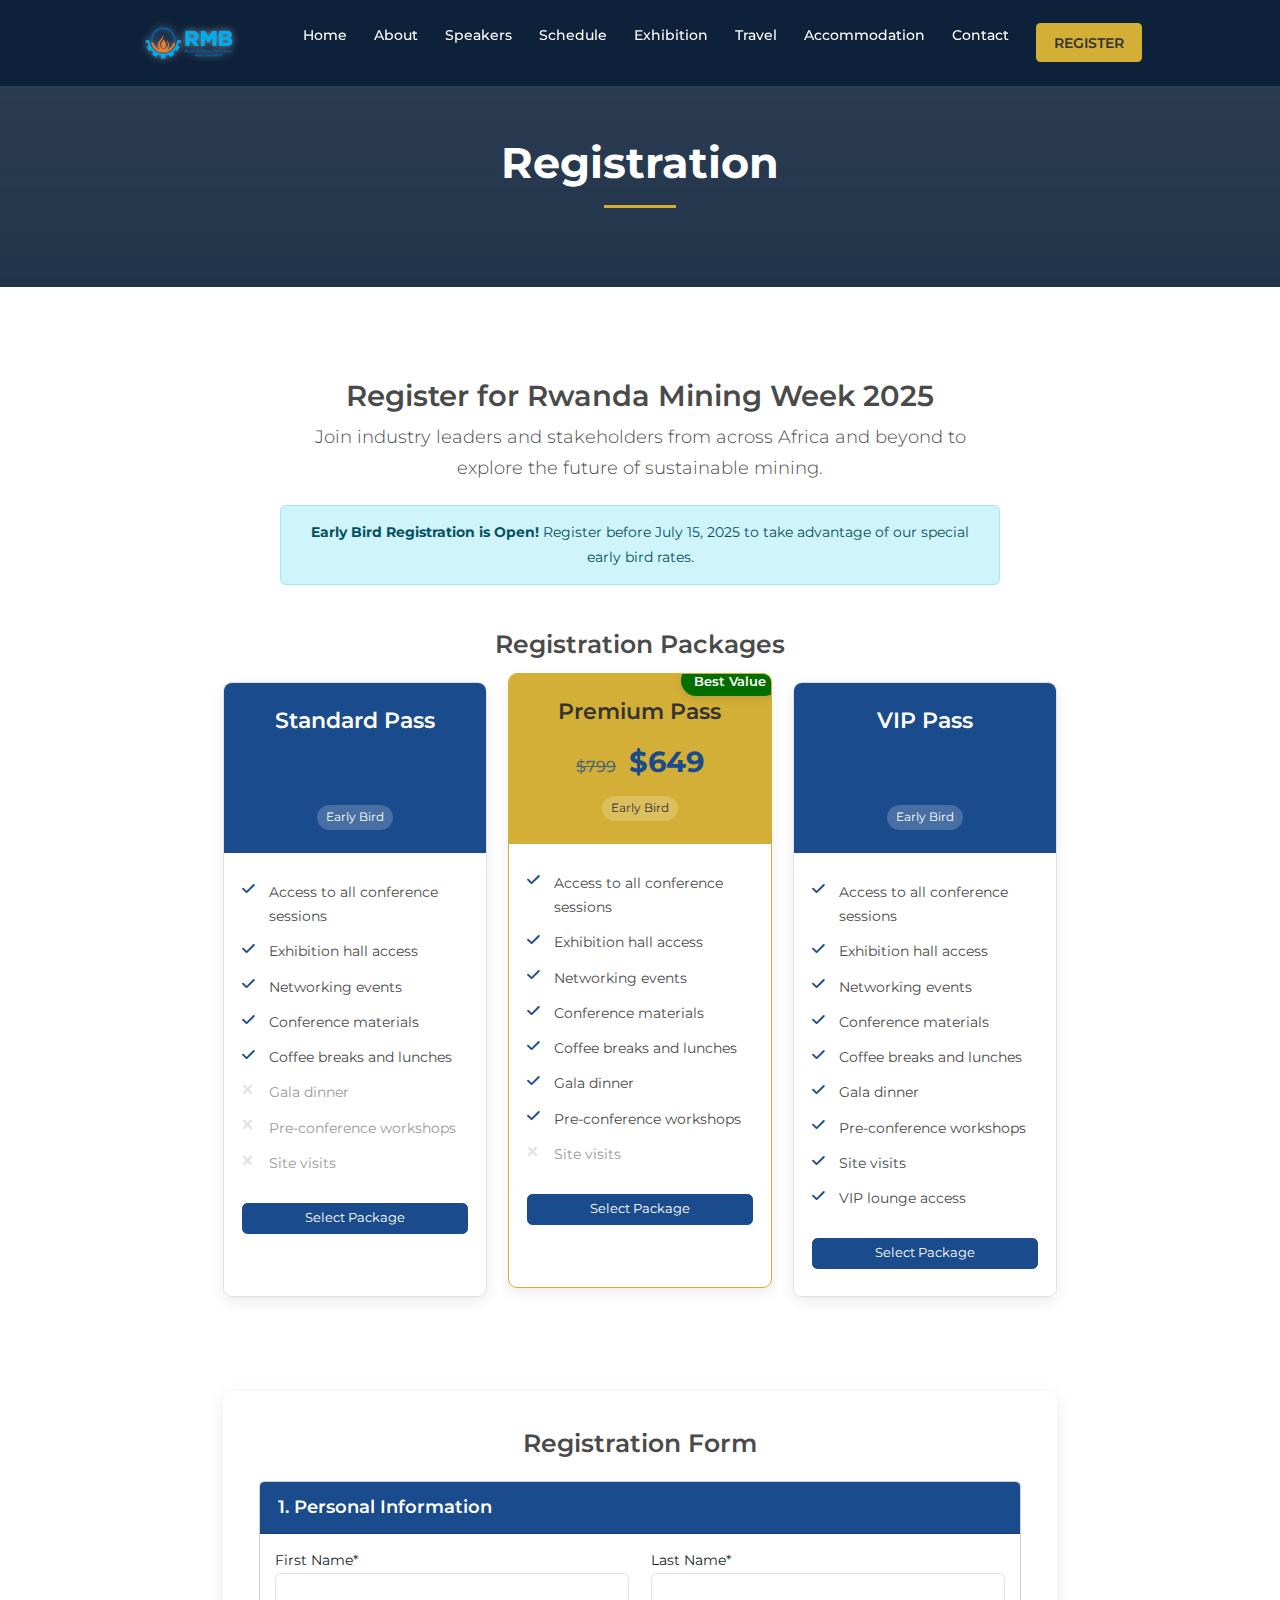
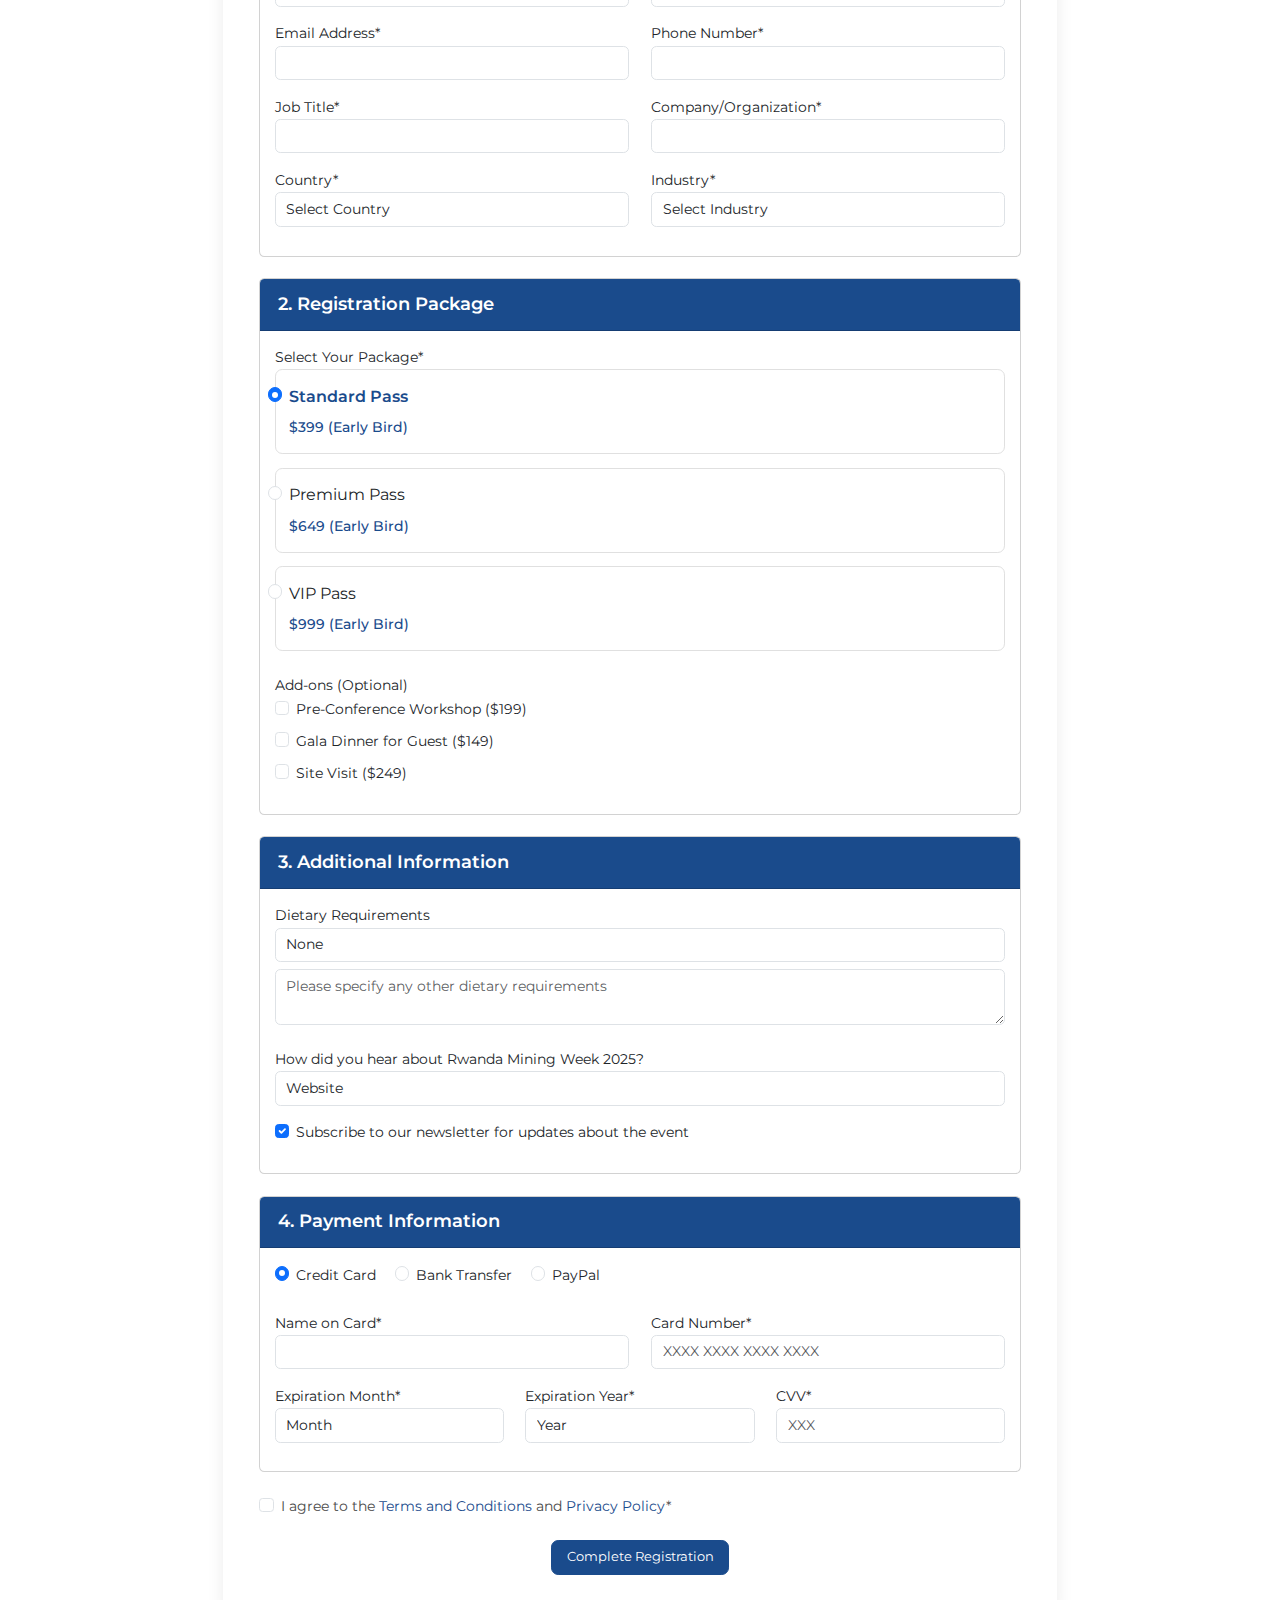
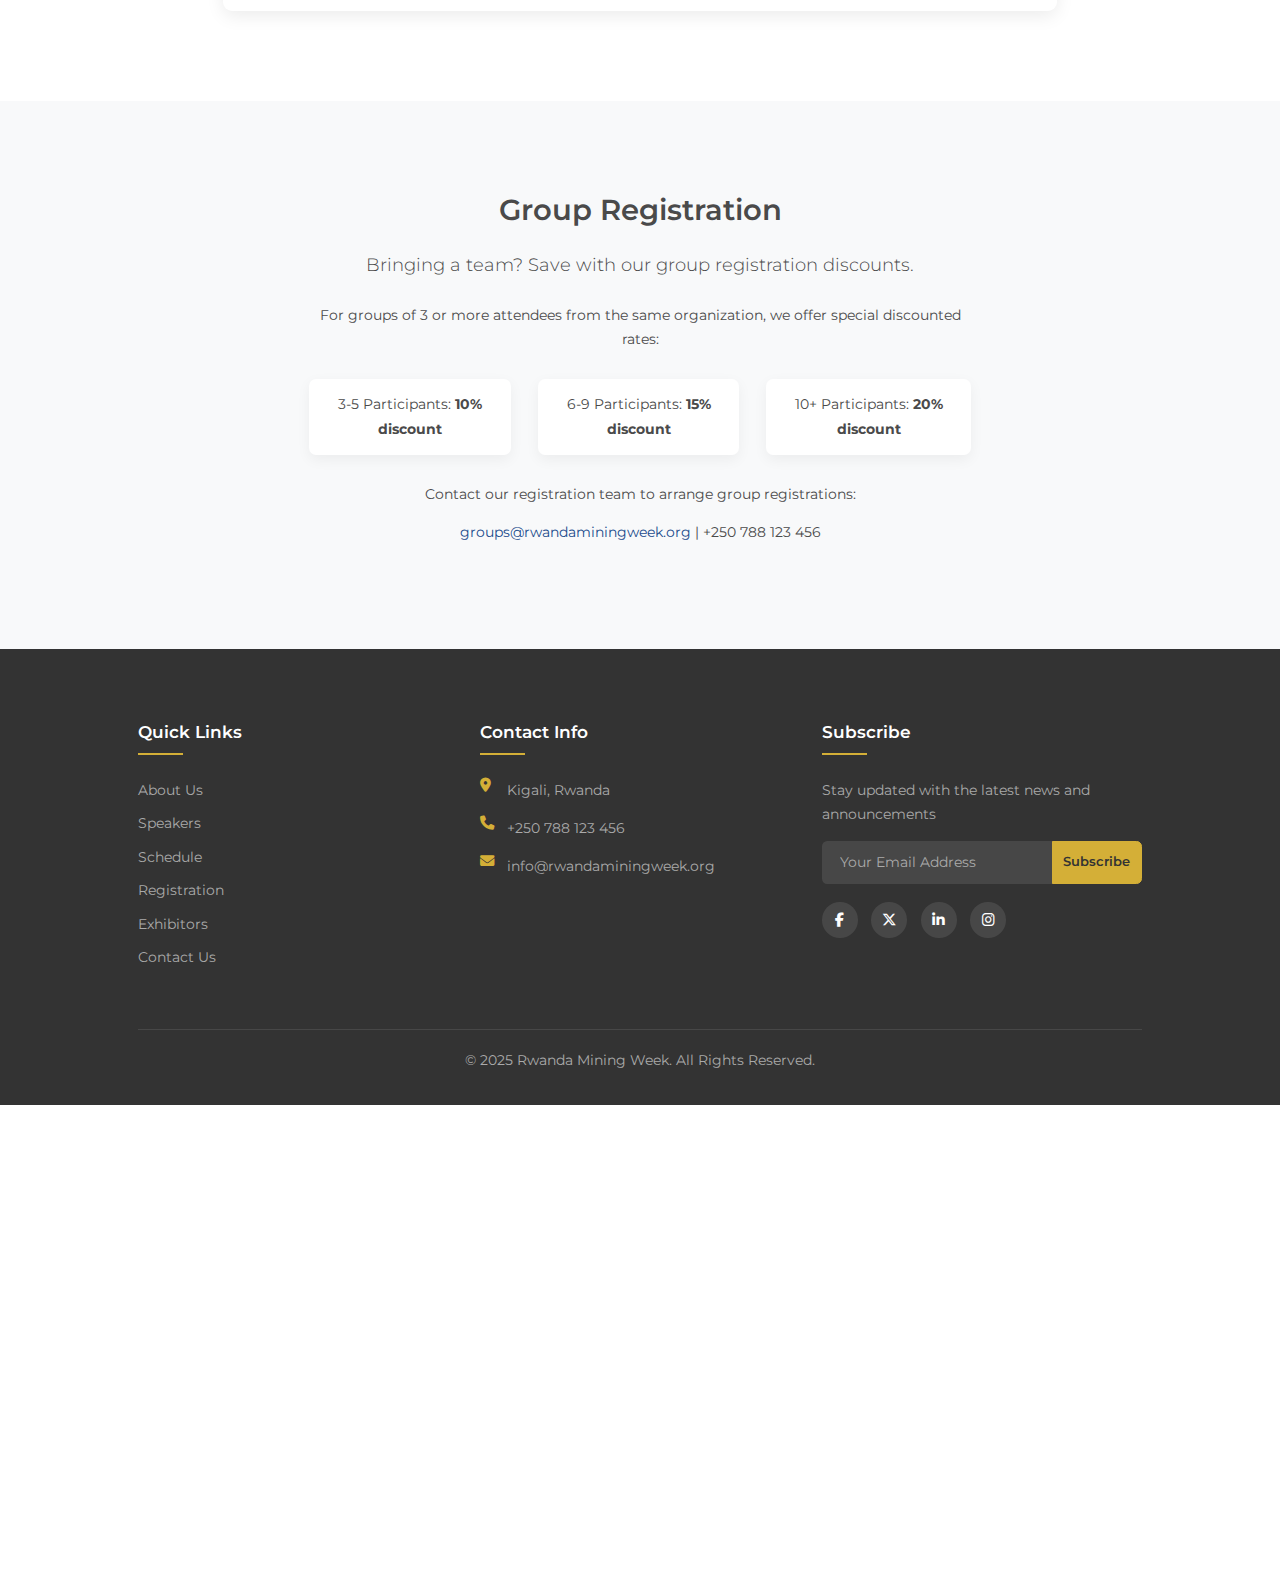
<file: registration.html>
<!DOCTYPE html>
<html lang="en">
  <head>
    <meta charset="UTF-8" />
    <meta name="viewport" content="width=device-width, initial-scale=1.0" />
    <title>Registration - Rwanda Mining Week 2025</title>
    <!-- Bootstrap CSS -->
    <link
      href="https://cdn.jsdelivr.net/npm/bootstrap@5.3.0/dist/css/bootstrap.min.css"
      rel="stylesheet"
    />
    <!-- Font Awesome -->
    <link
      rel="stylesheet"
      href="https://cdnjs.cloudflare.com/ajax/libs/font-awesome/6.5.2/css/all.min.css"
    />
    <!-- Google Fonts -->
    <link
      href="https://fonts.googleapis.com/css2?family=Montserrat:wght@300;400;500;600;700&family=Poppins:wght@300;400;500;600;700&display=swap"
      rel="stylesheet"
    />
    <!-- Custom CSS -->
    <link rel="stylesheet" href="assets/css/styles.css" />
  </head>
  <body>
    <!-- Header -->
    <header class="site-header">
      <nav class="navbar navbar-expand-lg navbar-dark fixed-top">
        <div class="container">
          <a class="navbar-brand" href="index.html">
            <img
              src="assets/img/logo.png"
              alt="Rwanda Mining Week Logo"
              class="logo"
            />
          </a>
          <button
            class="navbar-toggler"
            type="button"
            data-bs-toggle="collapse"
            data-bs-target="#navbarNav"
          >
            <span class="navbar-toggler-icon"></span>
          </button>
          <div class="collapse navbar-collapse" id="navbarNav">
            <ul class="navbar-nav ms-auto">
              <li class="nav-item">
                <a class="nav-link" href="index.html">Home</a>
              </li>
              <li class="nav-item">
                <a class="nav-link" href="about.html">About</a>
              </li>
              <li class="nav-item">
                <a class="nav-link" href="speakers.html">Speakers</a>
              </li>
              <li class="nav-item">
                <a class="nav-link" href="schedule.html">Schedule</a>
              </li>
              <li class="nav-item">
                <a class="nav-link" href="exhibitors.html">Exhibition</a>
              </li>
              <li class="nav-item">
                <a class="nav-link" href="travel.html">Travel</a>
              </li>
              <li class="nav-item">
                <a class="nav-link" href="accommodation.html">Accommodation</a>
              </li>
              <li class="nav-item">
                <a class="nav-link" href="contact.html">Contact</a>
              </li>
              <li class="nav-item">
                <a class="nav-link register-btn active" href="registration.html"
                  >REGISTER</a
                >
              </li>
            </ul>
          </div>
        </div>
      </nav>

      <!-- Page Title -->
      <div class="page-title">
        <div class="container">
          <h1>Registration</h1>
        </div>
      </div>
    </header>

    <!-- Registration Section -->
    <section class="registration-section section-padding">
      <div class="container">
        <div class="row justify-content-center">
          <div class="col-lg-10">
            <div class="registration-intro text-center mb-5">
              <h2>Register for Rwanda Mining Week 2025</h2>
              <p class="lead">
                Join industry leaders and stakeholders from across Africa and
                beyond to explore the future of sustainable mining.
              </p>
              <div class="alert alert-info mt-4">
                <strong>Early Bird Registration is Open!</strong> Register
                before July 15, 2025 to take advantage of our special early bird
                rates.
              </div>
            </div>

            <!-- Registration Packages -->
            <div class="registration-packages mb-5">
              <h3 class="text-center mb-4">Registration Packages</h3>
              <div class="row">
                <div class="col-md-4 mb-4">
                  <div class="package-card">
                    <div class="package-header">
                      <h4>Standard Pass</h4>
                      <div class="package-price">
                        <span class="regular-price">$499</span>
                        <span class="early-price">$399</span>
                      </div>
                      <span class="early-bird-label">Early Bird</span>
                    </div>
                    <div class="package-content">
                      <ul class="package-features">
                        <li>
                          <i class="fas fa-check"></i> Access to all conference
                          sessions
                        </li>
                        <li>
                          <i class="fas fa-check"></i> Exhibition hall access
                        </li>
                        <li><i class="fas fa-check"></i> Networking events</li>
                        <li>
                          <i class="fas fa-check"></i> Conference materials
                        </li>
                        <li>
                          <i class="fas fa-check"></i> Coffee breaks and lunches
                        </li>
                        <li class="not-included">
                          <i class="fas fa-times"></i> Gala dinner
                        </li>
                        <li class="not-included">
                          <i class="fas fa-times"></i> Pre-conference workshops
                        </li>
                        <li class="not-included">
                          <i class="fas fa-times"></i> Site visits
                        </li>
                      </ul>
                      <a
                        href="#registrationForm"
                        class="btn btn-primary btn-block"
                        >Select Package</a
                      >
                    </div>
                  </div>
                </div>
                <div class="col-md-4 mb-4">
                  <div class="package-card featured">
                    <div class="package-header">
                      <div class="featured-tag">Best Value</div>
                      <h4>Premium Pass</h4>
                      <div class="package-price">
                        <span class="regular-price">$799</span>
                        <span class="early-price">$649</span>
                      </div>
                      <span class="early-bird-label">Early Bird</span>
                    </div>
                    <div class="package-content">
                      <ul class="package-features">
                        <li>
                          <i class="fas fa-check"></i> Access to all conference
                          sessions
                        </li>
                        <li>
                          <i class="fas fa-check"></i> Exhibition hall access
                        </li>
                        <li><i class="fas fa-check"></i> Networking events</li>
                        <li>
                          <i class="fas fa-check"></i> Conference materials
                        </li>
                        <li>
                          <i class="fas fa-check"></i> Coffee breaks and lunches
                        </li>
                        <li><i class="fas fa-check"></i> Gala dinner</li>
                        <li>
                          <i class="fas fa-check"></i> Pre-conference workshops
                        </li>
                        <li class="not-included">
                          <i class="fas fa-times"></i> Site visits
                        </li>
                      </ul>
                      <a
                        href="#registrationForm"
                        class="btn btn-primary btn-block"
                        >Select Package</a
                      >
                    </div>
                  </div>
                </div>
                <div class="col-md-4 mb-4">
                  <div class="package-card">
                    <div class="package-header">
                      <h4>VIP Pass</h4>
                      <div class="package-price">
                        <span class="regular-price">$1,199</span>
                        <span class="early-price">$999</span>
                      </div>
                      <span class="early-bird-label">Early Bird</span>
                    </div>
                    <div class="package-content">
                      <ul class="package-features">
                        <li>
                          <i class="fas fa-check"></i> Access to all conference
                          sessions
                        </li>
                        <li>
                          <i class="fas fa-check"></i> Exhibition hall access
                        </li>
                        <li><i class="fas fa-check"></i> Networking events</li>
                        <li>
                          <i class="fas fa-check"></i> Conference materials
                        </li>
                        <li>
                          <i class="fas fa-check"></i> Coffee breaks and lunches
                        </li>
                        <li><i class="fas fa-check"></i> Gala dinner</li>
                        <li>
                          <i class="fas fa-check"></i> Pre-conference workshops
                        </li>
                        <li><i class="fas fa-check"></i> Site visits</li>
                        <li><i class="fas fa-check"></i> VIP lounge access</li>
                      </ul>
                      <a
                        href="#registrationForm"
                        class="btn btn-primary btn-block"
                        >Select Package</a
                      >
                    </div>
                  </div>
                </div>
              </div>
            </div>

            <!-- Registration Form -->
            <div id="registrationForm" class="registration-form-container">
              <h3 class="text-center mb-4">Registration Form</h3>
              <form id="regForm" class="registration-form">
                <div class="card mb-4">
                  <div class="card-header">
                    <h5 class="mb-0">1. Personal Information</h5>
                  </div>
                  <div class="card-body">
                    <div class="row">
                      <div class="col-md-6 mb-3">
                        <label for="firstName">First Name*</label>
                        <input
                          type="text"
                          class="form-control"
                          id="firstName"
                          required
                        />
                      </div>
                      <div class="col-md-6 mb-3">
                        <label for="lastName">Last Name*</label>
                        <input
                          type="text"
                          class="form-control"
                          id="lastName"
                          required
                        />
                      </div>
                    </div>
                    <div class="row">
                      <div class="col-md-6 mb-3">
                        <label for="email">Email Address*</label>
                        <input
                          type="email"
                          class="form-control"
                          id="email"
                          required
                        />
                      </div>
                      <div class="col-md-6 mb-3">
                        <label for="phone">Phone Number*</label>
                        <input
                          type="tel"
                          class="form-control"
                          id="phone"
                          required
                        />
                      </div>
                    </div>
                    <div class="row">
                      <div class="col-md-6 mb-3">
                        <label for="title">Job Title*</label>
                        <input
                          type="text"
                          class="form-control"
                          id="title"
                          required
                        />
                      </div>
                      <div class="col-md-6 mb-3">
                        <label for="company">Company/Organization*</label>
                        <input
                          type="text"
                          class="form-control"
                          id="company"
                          required
                        />
                      </div>
                    </div>
                    <div class="row">
                      <div class="col-md-6 mb-3">
                        <label for="country">Country*</label>
                        <select class="form-control" id="country" required>
                          <option value="">Select Country</option>
                          <option value="Rwanda">Rwanda</option>
                          <option value="Kenya">Kenya</option>
                          <option value="Uganda">Uganda</option>
                          <option value="Tanzania">Tanzania</option>
                          <option value="South Africa">South Africa</option>
                          <option value="Other">Other</option>
                        </select>
                      </div>
                      <div class="col-md-6 mb-3">
                        <label for="industry">Industry*</label>
                        <select class="form-control" id="industry" required>
                          <option value="">Select Industry</option>
                          <option value="Mining">Mining</option>
                          <option value="Equipment & Technology">
                            Equipment & Technology
                          </option>
                          <option value="Engineering & Construction">
                            Engineering & Construction
                          </option>
                          <option value="Finance & Investment">
                            Finance & Investment
                          </option>
                          <option value="Government">Government</option>
                          <option value="Education & Research">
                            Education & Research
                          </option>
                          <option value="Other">Other</option>
                        </select>
                      </div>
                    </div>
                  </div>
                </div>

                <div class="card mb-4">
                  <div class="card-header">
                    <h5 class="mb-0">2. Registration Package</h5>
                  </div>
                  <div class="card-body">
                    <div class="form-group mb-4">
                      <label>Select Your Package*</label>
                      <div class="package-selection">
                        <div class="form-check package-radio">
                          <input
                            class="form-check-input"
                            type="radio"
                            name="package"
                            id="standard"
                            value="standard"
                            checked
                          />
                          <label class="form-check-label" for="standard">
                            <span class="package-name">Standard Pass</span>
                            <span class="package-price">$399 (Early Bird)</span>
                          </label>
                        </div>
                        <div class="form-check package-radio">
                          <input
                            class="form-check-input"
                            type="radio"
                            name="package"
                            id="premium"
                            value="premium"
                          />
                          <label class="form-check-label" for="premium">
                            <span class="package-name">Premium Pass</span>
                            <span class="package-price">$649 (Early Bird)</span>
                          </label>
                        </div>
                        <div class="form-check package-radio">
                          <input
                            class="form-check-input"
                            type="radio"
                            name="package"
                            id="vip"
                            value="vip"
                          />
                          <label class="form-check-label" for="vip">
                            <span class="package-name">VIP Pass</span>
                            <span class="package-price">$999 (Early Bird)</span>
                          </label>
                        </div>
                      </div>
                    </div>

                    <div class="form-group mb-3">
                      <label>Add-ons (Optional)</label>
                      <div class="form-check mb-2">
                        <input
                          class="form-check-input"
                          type="checkbox"
                          id="workshop"
                          value="workshop"
                        />
                        <label class="form-check-label" for="workshop">
                          Pre-Conference Workshop ($199)
                        </label>
                      </div>
                      <div class="form-check mb-2">
                        <input
                          class="form-check-input"
                          type="checkbox"
                          id="gala"
                          value="gala"
                        />
                        <label class="form-check-label" for="gala">
                          Gala Dinner for Guest ($149)
                        </label>
                      </div>
                      <div class="form-check">
                        <input
                          class="form-check-input"
                          type="checkbox"
                          id="site"
                          value="site"
                        />
                        <label class="form-check-label" for="site">
                          Site Visit ($249)
                        </label>
                      </div>
                    </div>
                  </div>
                </div>

                <div class="card mb-4">
                  <div class="card-header">
                    <h5 class="mb-0">3. Additional Information</h5>
                  </div>
                  <div class="card-body">
                    <div class="form-group mb-4">
                      <label for="dietary">Dietary Requirements</label>
                      <select class="form-control" id="dietary">
                        <option value="None">None</option>
                        <option value="Vegetarian">Vegetarian</option>
                        <option value="Vegan">Vegan</option>
                        <option value="Gluten-Free">Gluten-Free</option>
                        <option value="Other">Other (Please specify)</option>
                      </select>
                      <textarea
                        class="form-control mt-2"
                        id="dietaryOther"
                        placeholder="Please specify any other dietary requirements"
                        rows="2"
                      ></textarea>
                    </div>

                    <div class="form-group mb-3">
                      <label
                        >How did you hear about Rwanda Mining Week 2025?</label
                      >
                      <select class="form-control" id="referral">
                        <option value="Website">Website</option>
                        <option value="Social Media">Social Media</option>
                        <option value="Email">Email</option>
                        <option value="Colleague">Colleague</option>
                        <option value="Previous Attendee">
                          Previous Attendee
                        </option>
                        <option value="Other">Other</option>
                      </select>
                    </div>

                    <div class="form-group mb-3">
                      <div class="form-check">
                        <input
                          class="form-check-input"
                          type="checkbox"
                          id="newsletter"
                          checked
                        />
                        <label class="form-check-label" for="newsletter">
                          Subscribe to our newsletter for updates about the
                          event
                        </label>
                      </div>
                    </div>
                  </div>
                </div>

                <div class="card mb-4">
                  <div class="card-header">
                    <h5 class="mb-0">4. Payment Information</h5>
                  </div>
                  <div class="card-body">
                    <div class="payment-methods mb-4">
                      <div class="form-check form-check-inline">
                        <input
                          class="form-check-input"
                          type="radio"
                          name="paymentMethod"
                          id="credit"
                          value="credit"
                          checked
                        />
                        <label class="form-check-label" for="credit"
                          >Credit Card</label
                        >
                      </div>
                      <div class="form-check form-check-inline">
                        <input
                          class="form-check-input"
                          type="radio"
                          name="paymentMethod"
                          id="bank"
                          value="bank"
                        />
                        <label class="form-check-label" for="bank"
                          >Bank Transfer</label
                        >
                      </div>
                      <div class="form-check form-check-inline">
                        <input
                          class="form-check-input"
                          type="radio"
                          name="paymentMethod"
                          id="paypal"
                          value="paypal"
                        />
                        <label class="form-check-label" for="paypal"
                          >PayPal</label
                        >
                      </div>
                    </div>

                    <div class="payment-form" id="creditCardForm">
                      <div class="row">
                        <div class="col-md-6 mb-3">
                          <label for="cardName">Name on Card*</label>
                          <input
                            type="text"
                            class="form-control"
                            id="cardName"
                            required
                          />
                        </div>
                        <div class="col-md-6 mb-3">
                          <label for="cardNumber">Card Number*</label>
                          <input
                            type="text"
                            class="form-control"
                            id="cardNumber"
                            placeholder="XXXX XXXX XXXX XXXX"
                            required
                          />
                        </div>
                      </div>
                      <div class="row">
                        <div class="col-md-4 mb-3">
                          <label for="expMonth">Expiration Month*</label>
                          <select class="form-control" id="expMonth" required>
                            <option value="">Month</option>
                            <option value="01">01 - January</option>
                            <option value="02">02 - February</option>
                            <option value="03">03 - March</option>
                            <option value="04">04 - April</option>
                            <option value="05">05 - May</option>
                            <option value="06">06 - June</option>
                            <option value="07">07 - July</option>
                            <option value="08">08 - August</option>
                            <option value="09">09 - September</option>
                            <option value="10">10 - October</option>
                            <option value="11">11 - November</option>
                            <option value="12">12 - December</option>
                          </select>
                        </div>
                        <div class="col-md-4 mb-3">
                          <label for="expYear">Expiration Year*</label>
                          <select class="form-control" id="expYear" required>
                            <option value="">Year</option>
                            <option value="2025">2025</option>
                            <option value="2026">2026</option>
                            <option value="2027">2027</option>
                            <option value="2028">2028</option>
                            <option value="2029">2029</option>
                            <option value="2030">2030</option>
                          </select>
                        </div>
                        <div class="col-md-4 mb-3">
                          <label for="cvv">CVV*</label>
                          <input
                            type="text"
                            class="form-control"
                            id="cvv"
                            placeholder="XXX"
                            required
                          />
                        </div>
                      </div>
                    </div>
                  </div>
                </div>

                <div class="form-group mb-4">
                  <div class="form-check">
                    <input
                      class="form-check-input"
                      type="checkbox"
                      id="terms"
                      required
                    />
                    <label class="form-check-label" for="terms">
                      I agree to the <a href="#">Terms and Conditions</a> and
                      <a href="#">Privacy Policy</a>*
                    </label>
                  </div>
                </div>

                <div class="text-center">
                  <button type="submit" class="btn btn-primary btn-lg">
                    Complete Registration
                  </button>
                </div>
              </form>
            </div>
          </div>
        </div>
      </div>
    </section>

    <!-- Group Registration -->
    <section class="group-registration section-padding bg-light">
      <div class="container">
        <div class="row justify-content-center">
          <div class="col-lg-8 text-center">
            <h2 class="mb-4">Group Registration</h2>
            <p class="lead mb-4">
              Bringing a team? Save with our group registration discounts.
            </p>
            <p>
              For groups of 3 or more attendees from the same organization, we
              offer special discounted rates:
            </p>
            <ul class="group-discounts">
              <li>3-5 Participants: <strong>10% discount</strong></li>
              <li>6-9 Participants: <strong>15% discount</strong></li>
              <li>10+ Participants: <strong>20% discount</strong></li>
            </ul>
            <p>Contact our registration team to arrange group registrations:</p>
            <p>
              <a href="mailto:groups@rwandaminingweek.org"
                >groups@rwandaminingweek.org</a
              >
              | +250 788 123 456
            </p>
          </div>
        </div>
      </div>
    </section>

    <!-- Footer -->
    <footer class="site-footer">
      <div class="container">
        <div class="row">
          <div class="col-lg-4 mb-5 mb-lg-0">
            <h5 class="footer-heading">Quick Links</h5>
            <ul class="footer-links">
              <li><a href="about.html">About Us</a></li>
              <li><a href="speakers.html">Speakers</a></li>
              <li><a href="schedule.html">Schedule</a></li>
              <li><a href="registration.html">Registration</a></li>
              <li><a href="exhibitors.html">Exhibitors</a></li>
              <li><a href="contact.html">Contact Us</a></li>
            </ul>
          </div>
          <div class="col-lg-4 mb-5 mb-lg-0">
            <h5 class="footer-heading">Contact Info</h5>
            <ul class="footer-contact">
              <li><i class="fas fa-map-marker-alt"></i> Kigali, Rwanda</li>
              <li><i class="fas fa-phone"></i> +250 788 123 456</li>
              <li><i class="fas fa-envelope"></i> info@rwandaminingweek.org</li>
            </ul>
          </div>
          <div class="col-lg-4">
            <h5 class="footer-heading">Subscribe</h5>
            <p>Stay updated with the latest news and announcements</p>
            <form class="subscribe-form">
              <div class="input-group mb-3">
                <input
                  type="email"
                  class="form-control"
                  placeholder="Your Email Address"
                  required
                />
                <button class="btn btn-primary" type="submit">Subscribe</button>
              </div>
            </form>
            <div class="social-icons">
              <a href="#"><i class="fab fa-facebook-f"></i></a>
              <a href="#"><i class="fab fa-x-twitter"></i></a>
              <a href="#"><i class="fab fa-linkedin-in"></i></a>
              <a href="#"><i class="fab fa-instagram"></i></a>
            </div>
          </div>
        </div>
        <div class="footer-bottom">
          <p>© 2025 Rwanda Mining Week. All Rights Reserved.</p>
        </div>
      </div>
    </footer>

    <!-- Bootstrap & jQuery JS -->
    <script src="https://code.jquery.com/jquery-3.6.0.min.js"></script>
    <script src="https://cdn.jsdelivr.net/npm/bootstrap@5.3.0/dist/js/bootstrap.bundle.min.js"></script>
    <!-- Custom JS -->
    <script src="assets/js/script.js"></script>
    <script>
      // Registration form submission
      $(document).ready(function () {
        $('#regForm').on('submit', function (e) {
          e.preventDefault();

          // Get selected package
          const packageType = $('input[name="package"]:checked').val();
          let packageName = '';
          let packagePrice = '';

          if (packageType === 'standard') {
            packageName = 'Standard Pass';
            packagePrice = '$399';
          } else if (packageType === 'premium') {
            packageName = 'Premium Pass';
            packagePrice = '$649';
          } else {
            packageName = 'VIP Pass';
            packagePrice = '$999';
          }

          // Get basic info
          const firstName = $('#firstName').val();
          const lastName = $('#lastName').val();

          // Simulate form submission
          alert(
            `Thank you for registering, ${firstName} ${lastName}! Your ${packageName} (${packagePrice}) registration has been received. We'll send a confirmation email shortly.`
          );

          // Reset form
          this.reset();

          // Scroll to top
          window.scrollTo(0, 0);
        });
      });
    </script>
  </body>
</html>
</file>
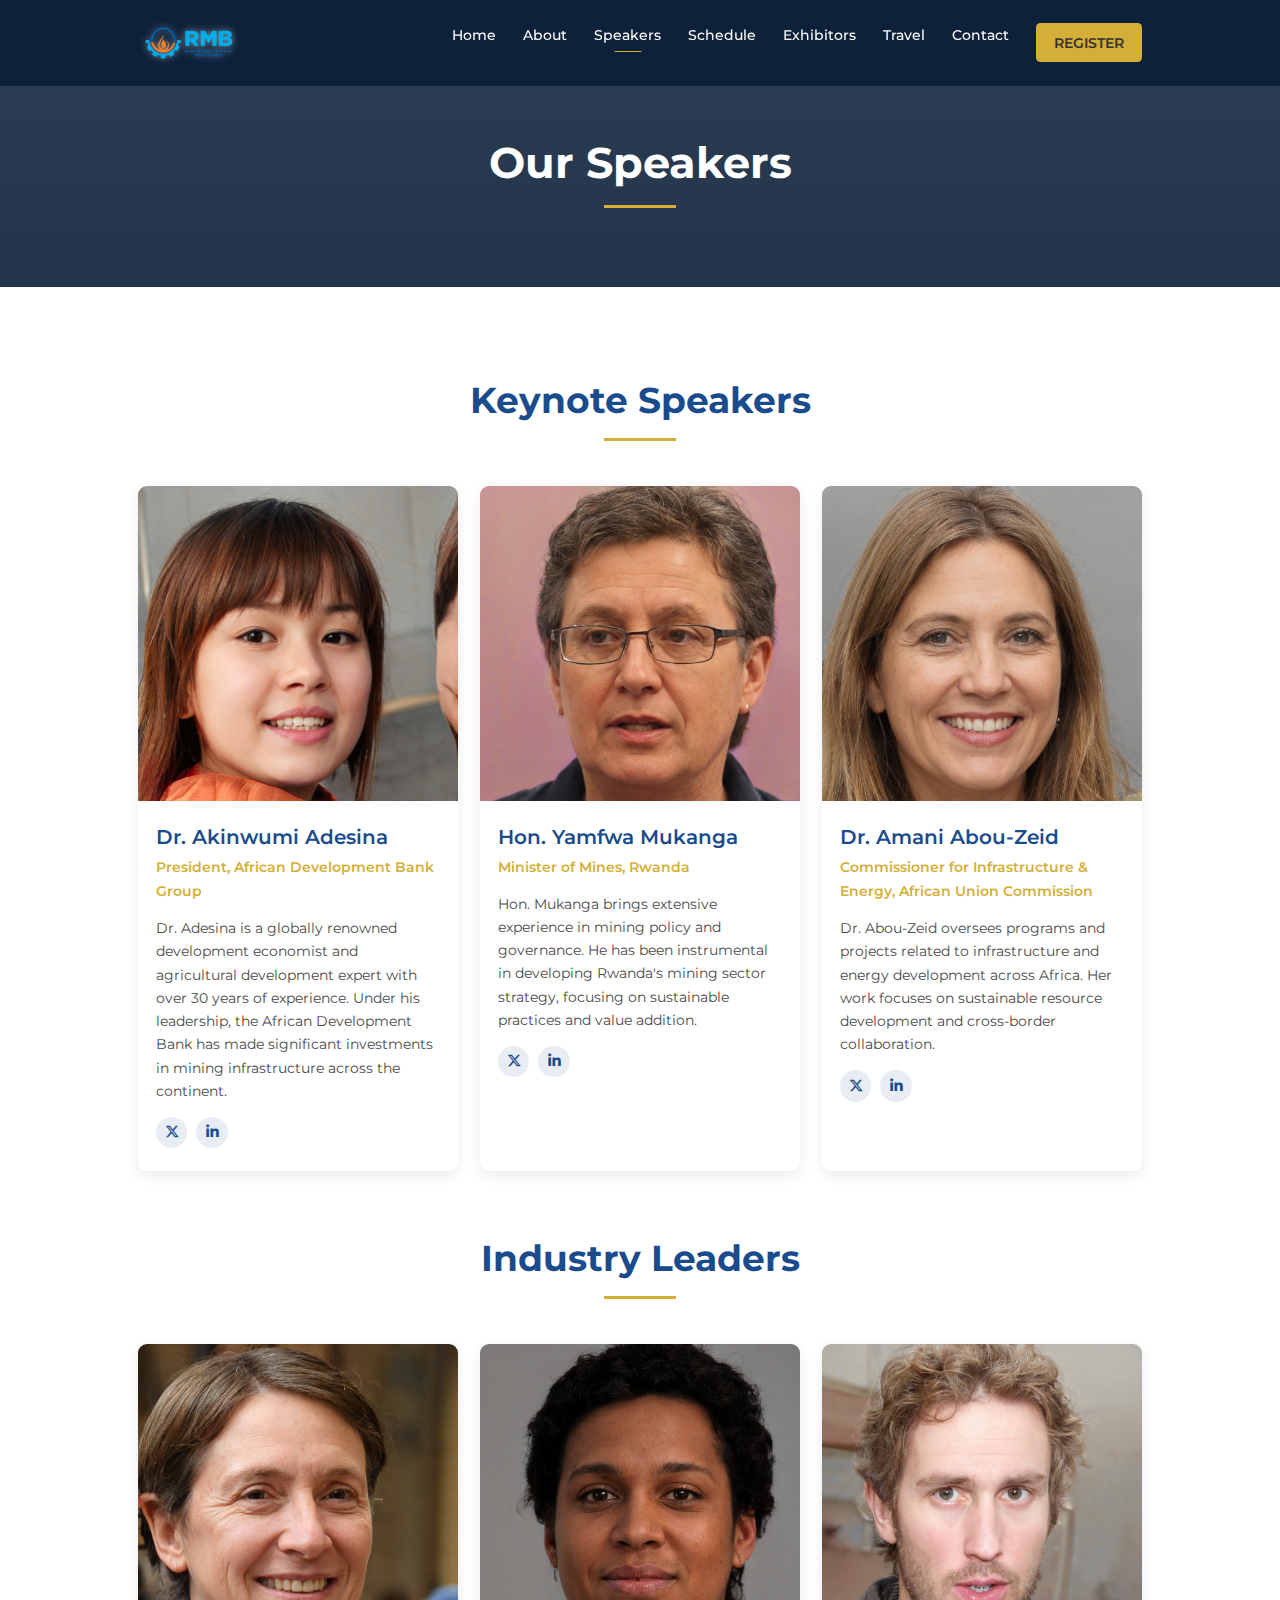
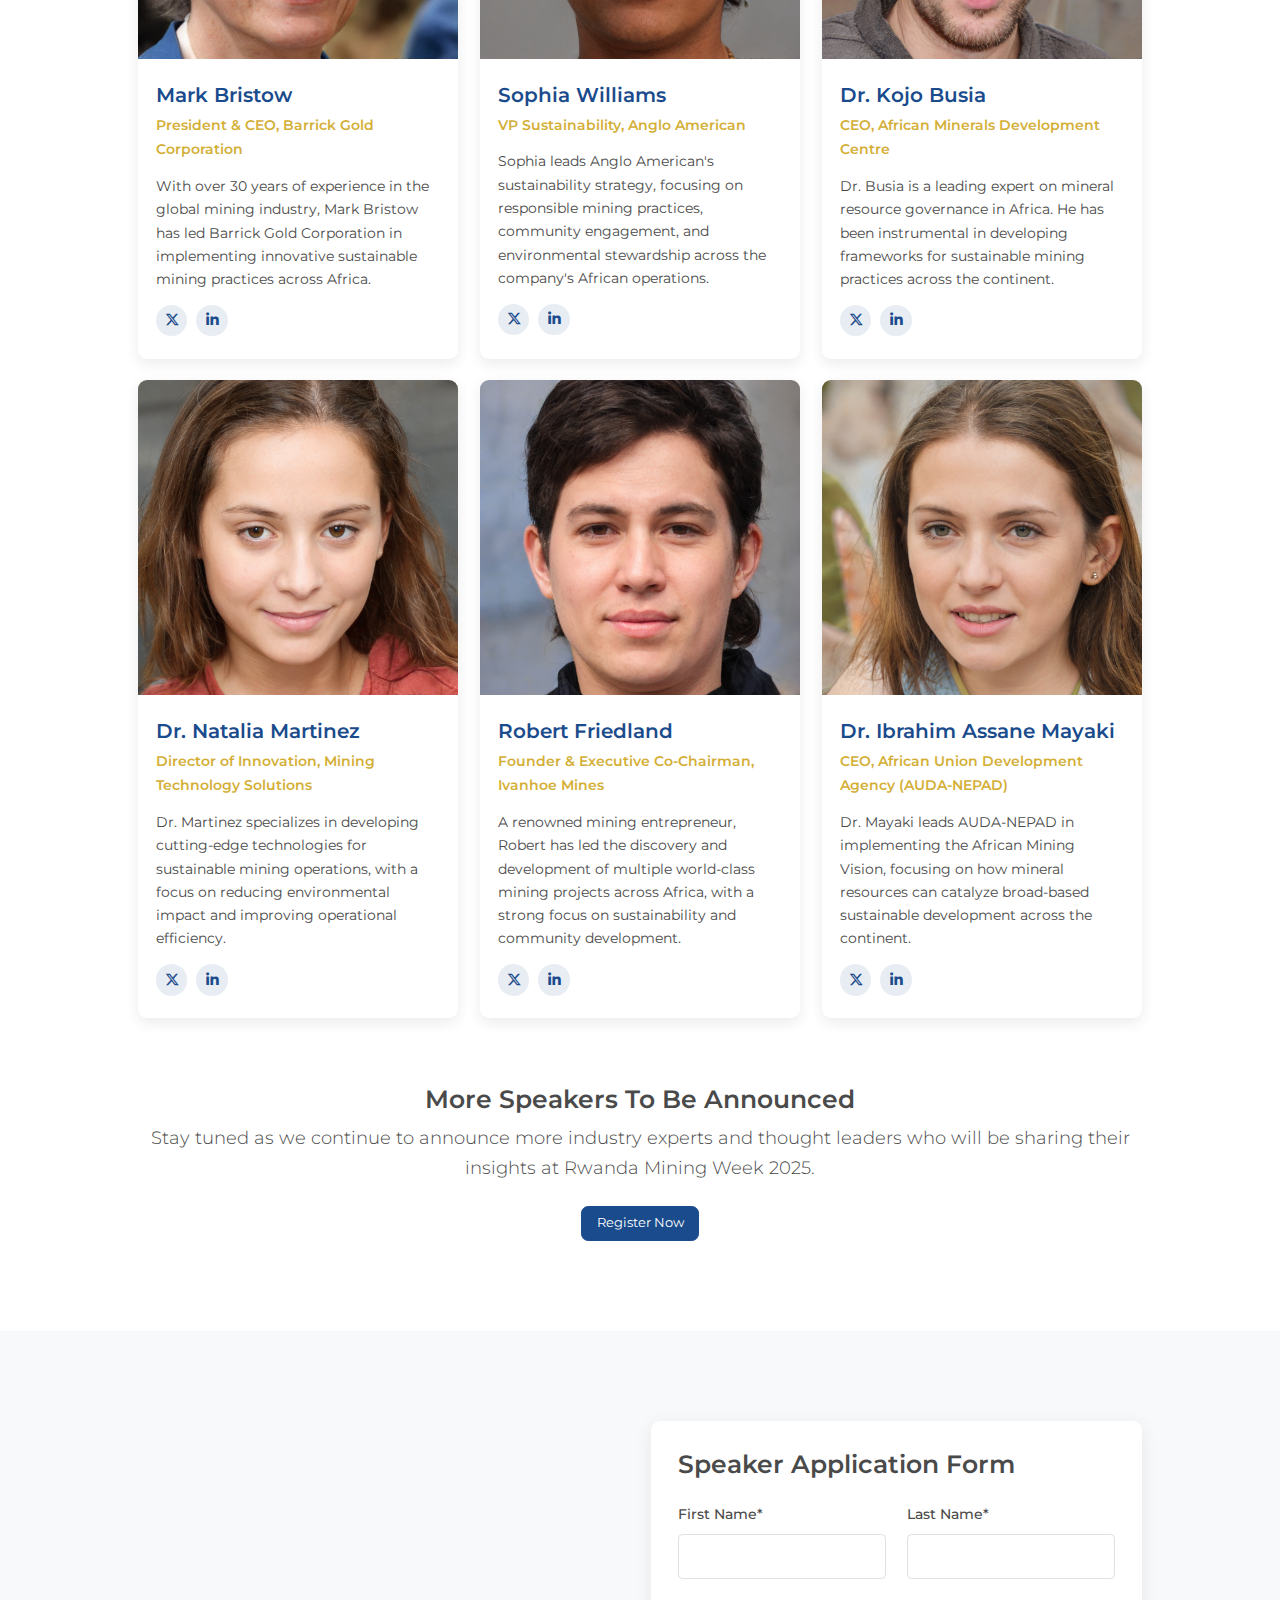
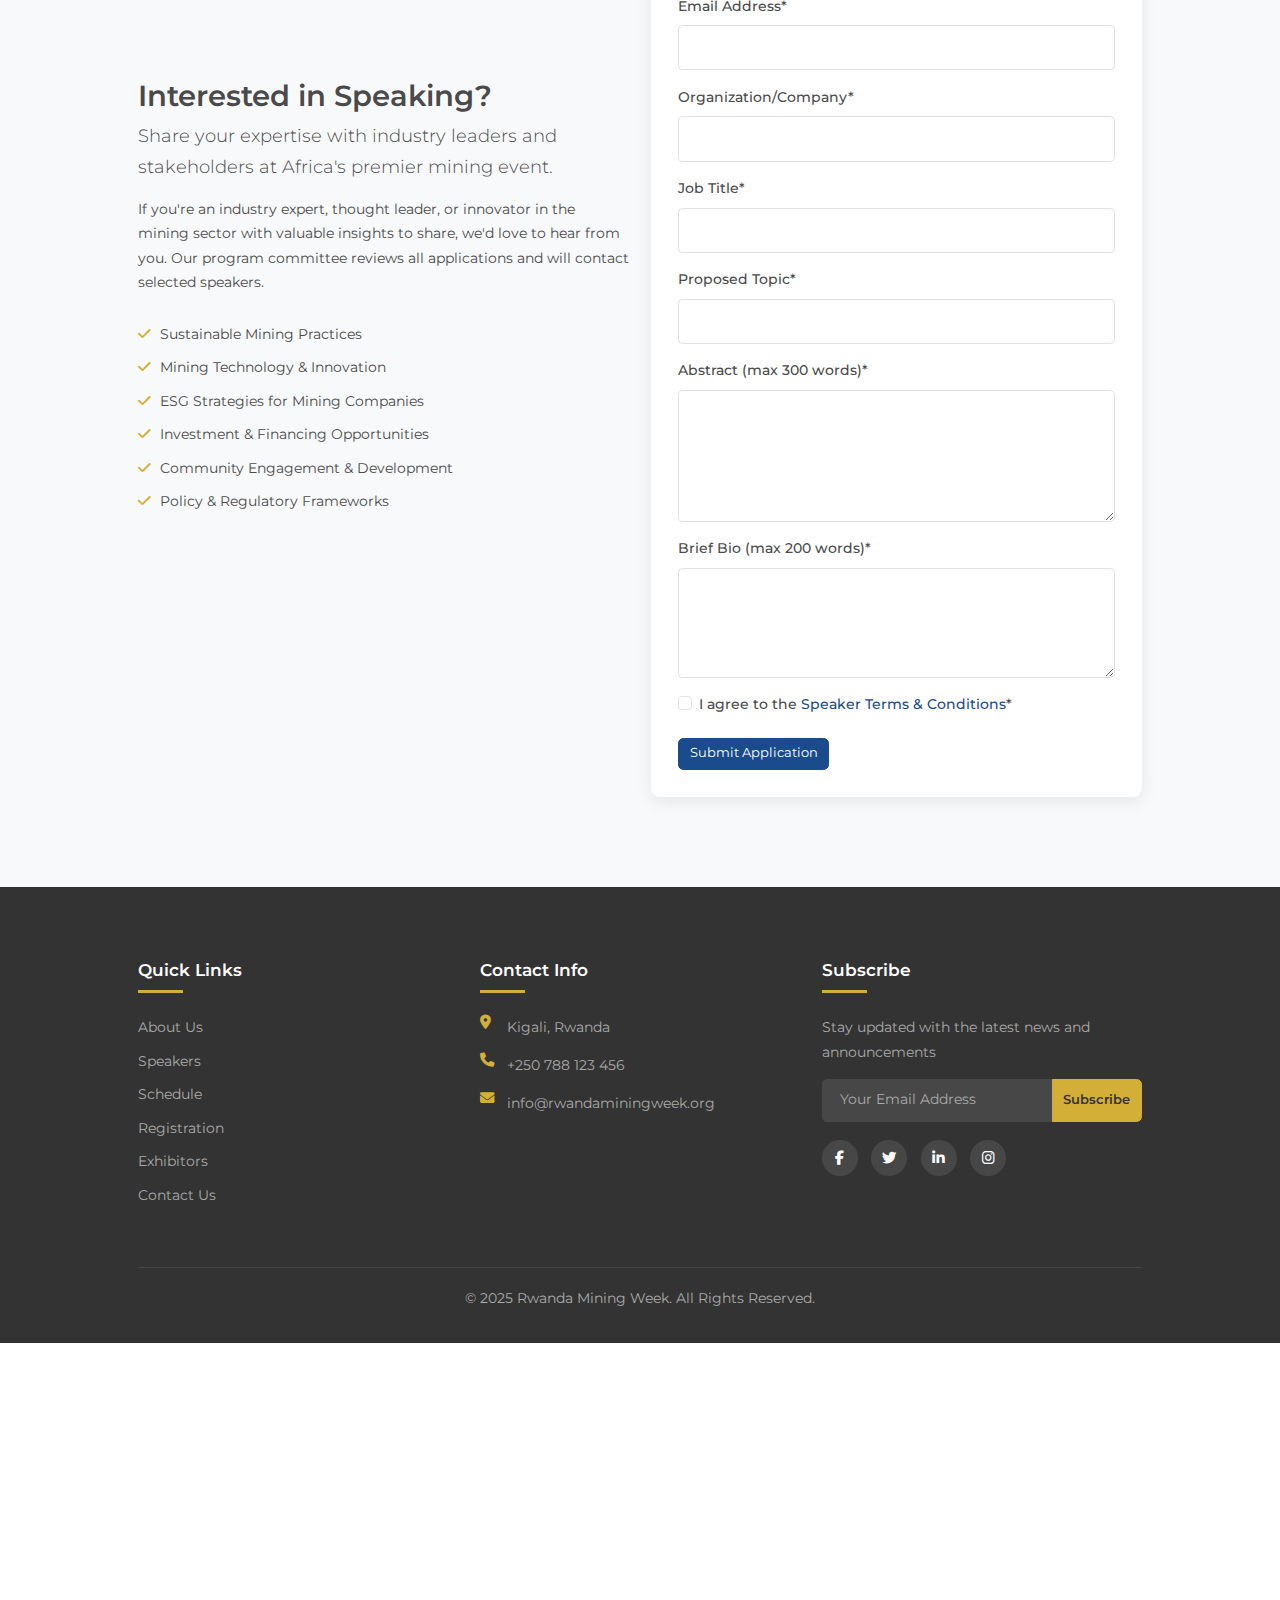
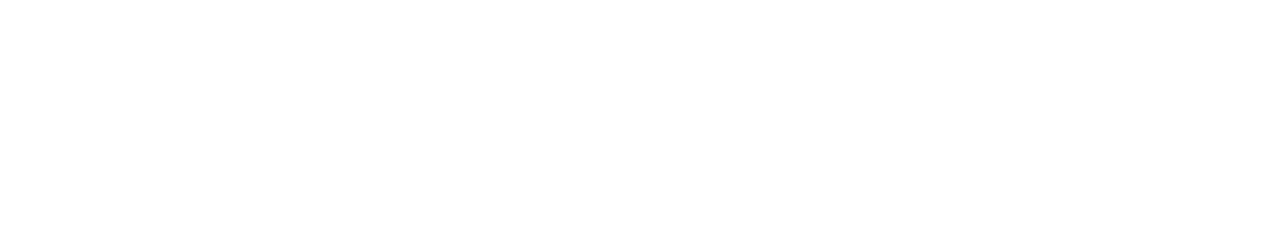
<file: speakers.html>
<!DOCTYPE html>
<html lang="en">
  <head>
    <meta charset="UTF-8" />
    <meta name="viewport" content="width=device-width, initial-scale=1.0" />
    <title>Speakers - Rwanda Mining Week 2025</title>
    <!-- Bootstrap CSS -->
    <link
      href="https://cdn.jsdelivr.net/npm/bootstrap@5.3.0/dist/css/bootstrap.min.css"
      rel="stylesheet"
    />
    <!-- Font Awesome -->
    <link
      rel="stylesheet"
      href="https://cdnjs.cloudflare.com/ajax/libs/font-awesome/6.5.2/css/all.min.css"
    />
    <!-- Google Fonts -->
    <link
      href="https://fonts.googleapis.com/css2?family=Montserrat:wght@300;400;500;600;700&family=Poppins:wght@300;400;500;600;700&display=swap"
      rel="stylesheet"
    />
    <!-- Custom CSS -->
    <link rel="stylesheet" href="assets/css/styles.css" />
  </head>
  <body>
    <!-- Header -->
    <header class="site-header">
      <nav class="navbar navbar-expand-lg navbar-dark fixed-top">
        <div class="container">
          <a class="navbar-brand" href="index.html">
            <img
              src="assets/img/logo.png"
              alt="Rwanda Mining Week Logo"
              class="logo"
            />
          </a>
          <button
            class="navbar-toggler"
            type="button"
            data-bs-toggle="collapse"
            data-bs-target="#navbarNav"
          >
            <span class="navbar-toggler-icon"></span>
          </button>
          <div class="collapse navbar-collapse" id="navbarNav">
            <ul class="navbar-nav ms-auto">
              <li class="nav-item">
                <a class="nav-link" href="index.html">Home</a>
              </li>
              <li class="nav-item">
                <a class="nav-link" href="about.html">About</a>
              </li>
              <li class="nav-item">
                <a class="nav-link active" href="speakers.html">Speakers</a>
              </li>
              <li class="nav-item">
                <a class="nav-link" href="schedule.html">Schedule</a>
              </li>
              <li class="nav-item">
                <a class="nav-link" href="exhibitors.html">Exhibitors</a>
              </li>
              <li class="nav-item">
                <a class="nav-link" href="travel.html">Travel</a>
              </li>
              <li class="nav-item">
                <a class="nav-link" href="contact.html">Contact</a>
              </li>
              <li class="nav-item">
                <a class="nav-link register-btn" href="registration.html"
                  >REGISTER</a
                >
              </li>
            </ul>
          </div>
        </div>
      </nav>

      <!-- Page Title -->
      <div class="page-title">
        <div class="container">
          <h1>Our Speakers</h1>
        </div>
      </div>
    </header>

    <!-- Speakers Section -->
    <section class="speakers-section section-padding">
      <div class="container">
        <h2 class="section-title">Keynote Speakers</h2>
        <div class="row">
          <div class="col-lg-4 col-md-6 mb-4">
            <div class="speaker-card">
              <div class="speaker-image">
                <img
                  src="assets/img/speaker1.jpg"
                  alt="Dr. Akinwumi Adesina"
                  class="img-fluid"
                />
              </div>
              <div class="speaker-info">
                <h3>Dr. Akinwumi Adesina</h3>
                <p class="speaker-title">
                  President, African Development Bank Group
                </p>
                <p class="speaker-bio">
                  Dr. Adesina is a globally renowned development economist and
                  agricultural development expert with over 30 years of
                  experience. Under his leadership, the African Development Bank
                  has made significant investments in mining infrastructure
                  across the continent.
                </p>
                <div class="speaker-social">
                  <a href="#"><i class="fab fa-x-twitter"></i></a>
                  <a href="#"><i class="fab fa-linkedin-in"></i></a>
                </div>
              </div>
            </div>
          </div>
          <div class="col-lg-4 col-md-6 mb-4">
            <div class="speaker-card">
              <div class="speaker-image">
                <img
                  src="assets/img/speaker2.jpg"
                  alt="Honorable Yamfwa Mukanga"
                  class="img-fluid"
                />
              </div>
              <div class="speaker-info">
                <h3>Hon. Yamfwa Mukanga</h3>
                <p class="speaker-title">Minister of Mines, Rwanda</p>
                <p class="speaker-bio">
                  Hon. Mukanga brings extensive experience in mining policy and
                  governance. He has been instrumental in developing Rwanda's
                  mining sector strategy, focusing on sustainable practices and
                  value addition.
                </p>
                <div class="speaker-social">
                  <a href="#"><i class="fab fa-x-twitter"></i></a>
                  <a href="#"><i class="fab fa-linkedin-in"></i></a>
                </div>
              </div>
            </div>
          </div>
          <div class="col-lg-4 col-md-6 mb-4">
            <div class="speaker-card">
              <div class="speaker-image">
                <img
                  src="assets/img/speaker3.jpg"
                  alt="Dr. Amani Abou-Zeid"
                  class="img-fluid"
                />
              </div>
              <div class="speaker-info">
                <h3>Dr. Amani Abou-Zeid</h3>
                <p class="speaker-title">
                  Commissioner for Infrastructure & Energy, African Union
                  Commission
                </p>
                <p class="speaker-bio">
                  Dr. Abou-Zeid oversees programs and projects related to
                  infrastructure and energy development across Africa. Her work
                  focuses on sustainable resource development and cross-border
                  collaboration.
                </p>
                <div class="speaker-social">
                  <a href="#"><i class="fab fa-x-twitter"></i></a>
                  <a href="#"><i class="fab fa-linkedin-in"></i></a>
                </div>
              </div>
            </div>
          </div>
        </div>

        <h2 class="section-title mt-5">Industry Leaders</h2>
        <div class="row">
          <div class="col-lg-4 col-md-6 mb-4">
            <div class="speaker-card">
              <div class="speaker-image">
                <img
                  src="assets/img/speaker4.jpg"
                  alt="Mark Bristow"
                  class="img-fluid"
                />
              </div>
              <div class="speaker-info">
                <h3>Mark Bristow</h3>
                <p class="speaker-title">
                  President & CEO, Barrick Gold Corporation
                </p>
                <p class="speaker-bio">
                  With over 30 years of experience in the global mining
                  industry, Mark Bristow has led Barrick Gold Corporation in
                  implementing innovative sustainable mining practices across
                  Africa.
                </p>
                <div class="speaker-social">
                  <a href="#"><i class="fab fa-x-twitter"></i></a>
                  <a href="#"><i class="fab fa-linkedin-in"></i></a>
                </div>
              </div>
            </div>
          </div>
          <div class="col-lg-4 col-md-6 mb-4">
            <div class="speaker-card">
              <div class="speaker-image">
                <img
                  src="assets/img/speaker5.jpg"
                  alt="Sophia Williams"
                  class="img-fluid"
                />
              </div>
              <div class="speaker-info">
                <h3>Sophia Williams</h3>
                <p class="speaker-title">VP Sustainability, Anglo American</p>
                <p class="speaker-bio">
                  Sophia leads Anglo American's sustainability strategy,
                  focusing on responsible mining practices, community
                  engagement, and environmental stewardship across the company's
                  African operations.
                </p>
                <div class="speaker-social">
                  <a href="#"><i class="fab fa-x-twitter"></i></a>
                  <a href="#"><i class="fab fa-linkedin-in"></i></a>
                </div>
              </div>
            </div>
          </div>
          <div class="col-lg-4 col-md-6 mb-4">
            <div class="speaker-card">
              <div class="speaker-image">
                <img
                  src="assets/img/speaker6.jpg"
                  alt="Dr. Kojo Busia"
                  class="img-fluid"
                />
              </div>
              <div class="speaker-info">
                <h3>Dr. Kojo Busia</h3>
                <p class="speaker-title">
                  CEO, African Minerals Development Centre
                </p>
                <p class="speaker-bio">
                  Dr. Busia is a leading expert on mineral resource governance
                  in Africa. He has been instrumental in developing frameworks
                  for sustainable mining practices across the continent.
                </p>
                <div class="speaker-social">
                  <a href="#"><i class="fab fa-x-twitter"></i></a>
                  <a href="#"><i class="fab fa-linkedin-in"></i></a>
                </div>
              </div>
            </div>
          </div>
          <div class="col-lg-4 col-md-6 mb-4">
            <div class="speaker-card">
              <div class="speaker-image">
                <img
                  src="assets/img/speaker7.jpg"
                  alt="Dr. Natalia Martinez"
                  class="img-fluid"
                />
              </div>
              <div class="speaker-info">
                <h3>Dr. Natalia Martinez</h3>
                <p class="speaker-title">
                  Director of Innovation, Mining Technology Solutions
                </p>
                <p class="speaker-bio">
                  Dr. Martinez specializes in developing cutting-edge
                  technologies for sustainable mining operations, with a focus
                  on reducing environmental impact and improving operational
                  efficiency.
                </p>
                <div class="speaker-social">
                  <a href="#"><i class="fab fa-x-twitter"></i></a>
                  <a href="#"><i class="fab fa-linkedin-in"></i></a>
                </div>
              </div>
            </div>
          </div>
          <div class="col-lg-4 col-md-6 mb-4">
            <div class="speaker-card">
              <div class="speaker-image">
                <img
                  src="assets/img/speaker8.jpg"
                  alt="Robert Friedland"
                  class="img-fluid"
                />
              </div>
              <div class="speaker-info">
                <h3>Robert Friedland</h3>
                <p class="speaker-title">
                  Founder & Executive Co-Chairman, Ivanhoe Mines
                </p>
                <p class="speaker-bio">
                  A renowned mining entrepreneur, Robert has led the discovery
                  and development of multiple world-class mining projects across
                  Africa, with a strong focus on sustainability and community
                  development.
                </p>
                <div class="speaker-social">
                  <a href="#"><i class="fab fa-x-twitter"></i></a>
                  <a href="#"><i class="fab fa-linkedin-in"></i></a>
                </div>
              </div>
            </div>
          </div>
          <div class="col-lg-4 col-md-6 mb-4">
            <div class="speaker-card">
              <div class="speaker-image">
                <img
                  src="assets/img/speaker9.jpg"
                  alt="Dr. Ibrahim Assane Mayaki"
                  class="img-fluid"
                />
              </div>
              <div class="speaker-info">
                <h3>Dr. Ibrahim Assane Mayaki</h3>
                <p class="speaker-title">
                  CEO, African Union Development Agency (AUDA-NEPAD)
                </p>
                <p class="speaker-bio">
                  Dr. Mayaki leads AUDA-NEPAD in implementing the African Mining
                  Vision, focusing on how mineral resources can catalyze
                  broad-based sustainable development across the continent.
                </p>
                <div class="speaker-social">
                  <a href="#"><i class="fab fa-x-twitter"></i></a>
                  <a href="#"><i class="fab fa-linkedin-in"></i></a>
                </div>
              </div>
            </div>
          </div>
        </div>

        <div class="text-center mt-5">
          <h3>More Speakers To Be Announced</h3>
          <p class="lead mb-4">
            Stay tuned as we continue to announce more industry experts and
            thought leaders who will be sharing their insights at Rwanda Mining
            Week 2025.
          </p>
          <a href="registration.html" class="btn btn-primary btn-lg"
            >Register Now</a
          >
        </div>
      </div>
    </section>

    <!-- Speaker Application Section -->
    <section class="speaker-application section-padding bg-light">
      <div class="container">
        <div class="row align-items-center">
          <div class="col-lg-6 mb-4 mb-lg-0">
            <h2>Interested in Speaking?</h2>
            <p class="lead">
              Share your expertise with industry leaders and stakeholders at
              Africa's premier mining event.
            </p>
            <p>
              If you're an industry expert, thought leader, or innovator in the
              mining sector with valuable insights to share, we'd love to hear
              from you. Our program committee reviews all applications and will
              contact selected speakers.
            </p>
            <ul class="speaker-topics">
              <li><i class="fas fa-check"></i> Sustainable Mining Practices</li>
              <li>
                <i class="fas fa-check"></i> Mining Technology & Innovation
              </li>
              <li>
                <i class="fas fa-check"></i> ESG Strategies for Mining Companies
              </li>
              <li>
                <i class="fas fa-check"></i> Investment & Financing
                Opportunities
              </li>
              <li>
                <i class="fas fa-check"></i> Community Engagement & Development
              </li>
              <li>
                <i class="fas fa-check"></i> Policy & Regulatory Frameworks
              </li>
            </ul>
          </div>
          <div class="col-lg-6">
            <div class="speaker-form-container">
              <h3 class="mb-4">Speaker Application Form</h3>
              <form id="speakerForm" class="speaker-form">
                <div class="row">
                  <div class="col-md-6 mb-3">
                    <label for="firstName">First Name*</label>
                    <input
                      type="text"
                      class="form-control"
                      id="firstName"
                      required
                    />
                  </div>
                  <div class="col-md-6 mb-3">
                    <label for="lastName">Last Name*</label>
                    <input
                      type="text"
                      class="form-control"
                      id="lastName"
                      required
                    />
                  </div>
                </div>
                <div class="mb-3">
                  <label for="email">Email Address*</label>
                  <input
                    type="email"
                    class="form-control"
                    id="email"
                    required
                  />
                </div>
                <div class="mb-3">
                  <label for="organization">Organization/Company*</label>
                  <input
                    type="text"
                    class="form-control"
                    id="organization"
                    required
                  />
                </div>
                <div class="mb-3">
                  <label for="jobTitle">Job Title*</label>
                  <input
                    type="text"
                    class="form-control"
                    id="jobTitle"
                    required
                  />
                </div>
                <div class="mb-3">
                  <label for="topic">Proposed Topic*</label>
                  <input type="text" class="form-control" id="topic" required />
                </div>
                <div class="mb-3">
                  <label for="abstract">Abstract (max 300 words)*</label>
                  <textarea
                    class="form-control"
                    id="abstract"
                    rows="5"
                    required
                  ></textarea>
                </div>
                <div class="mb-3">
                  <label for="bio">Brief Bio (max 200 words)*</label>
                  <textarea
                    class="form-control"
                    id="bio"
                    rows="4"
                    required
                  ></textarea>
                </div>
                <div class="mb-3 form-check">
                  <input
                    type="checkbox"
                    class="form-check-input"
                    id="agreeTerms"
                    required
                  />
                  <label class="form-check-label" for="agreeTerms"
                    >I agree to the
                    <a href="#">Speaker Terms & Conditions</a>*</label
                  >
                </div>
                <button type="submit" class="btn btn-primary">
                  Submit Application
                </button>
              </form>
            </div>
          </div>
        </div>
      </div>
    </section>

    <!-- Footer -->
    <footer class="site-footer">
      <div class="container">
        <div class="row">
          <div class="col-lg-4 mb-5 mb-lg-0">
            <h5 class="footer-heading">Quick Links</h5>
            <ul class="footer-links">
              <li><a href="about.html">About Us</a></li>
              <li><a href="speakers.html">Speakers</a></li>
              <li><a href="schedule.html">Schedule</a></li>
              <li><a href="registration.html">Registration</a></li>
              <li><a href="exhibitors.html">Exhibitors</a></li>
              <li><a href="contact.html">Contact Us</a></li>
            </ul>
          </div>
          <div class="col-lg-4 mb-5 mb-lg-0">
            <h5 class="footer-heading">Contact Info</h5>
            <ul class="footer-contact">
              <li><i class="fas fa-map-marker-alt"></i> Kigali, Rwanda</li>
              <li><i class="fas fa-phone"></i> +250 788 123 456</li>
              <li><i class="fas fa-envelope"></i> info@rwandaminingweek.org</li>
            </ul>
          </div>
          <div class="col-lg-4">
            <h5 class="footer-heading">Subscribe</h5>
            <p>Stay updated with the latest news and announcements</p>
            <form class="subscribe-form">
              <div class="input-group mb-3">
                <input
                  type="email"
                  class="form-control"
                  placeholder="Your Email Address"
                  required
                />
                <button class="btn btn-primary" type="submit">Subscribe</button>
              </div>
            </form>
            <div class="social-icons">
              <a href="#"><i class="fab fa-facebook-f"></i></a>
              <a href="#"><i class="fab fa-twitter"></i></a>
              <a href="#"><i class="fab fa-linkedin-in"></i></a>
              <a href="#"><i class="fab fa-instagram"></i></a>
            </div>
          </div>
        </div>
        <div class="footer-bottom">
          <p>© 2025 Rwanda Mining Week. All Rights Reserved.</p>
        </div>
      </div>
    </footer>

    <!-- Bootstrap & jQuery JS -->
    <script src="https://code.jquery.com/jquery-3.6.0.min.js"></script>
    <script src="https://cdn.jsdelivr.net/npm/bootstrap@5.3.0/dist/js/bootstrap.bundle.min.js"></script>
    <!-- Custom JS -->
    <script src="assets/js/script.js"></script>
    <script>
      $(document).ready(function () {
        // Speaker form submission
        $('#speakerForm').on('submit', function (e) {
          e.preventDefault();

          // Get form values
          const firstName = $('#firstName').val();
          const lastName = $('#lastName').val();
          const topic = $('#topic').val();

          // Simulate form submission
          alert(
            `Thank you, ${firstName} ${lastName}! Your speaker application for "${topic}" has been received. Our program committee will review your submission and contact you shortly.`
          );

          // Reset form
          this.reset();
        });
      });
    </script>
  </body>
</html>
</file>
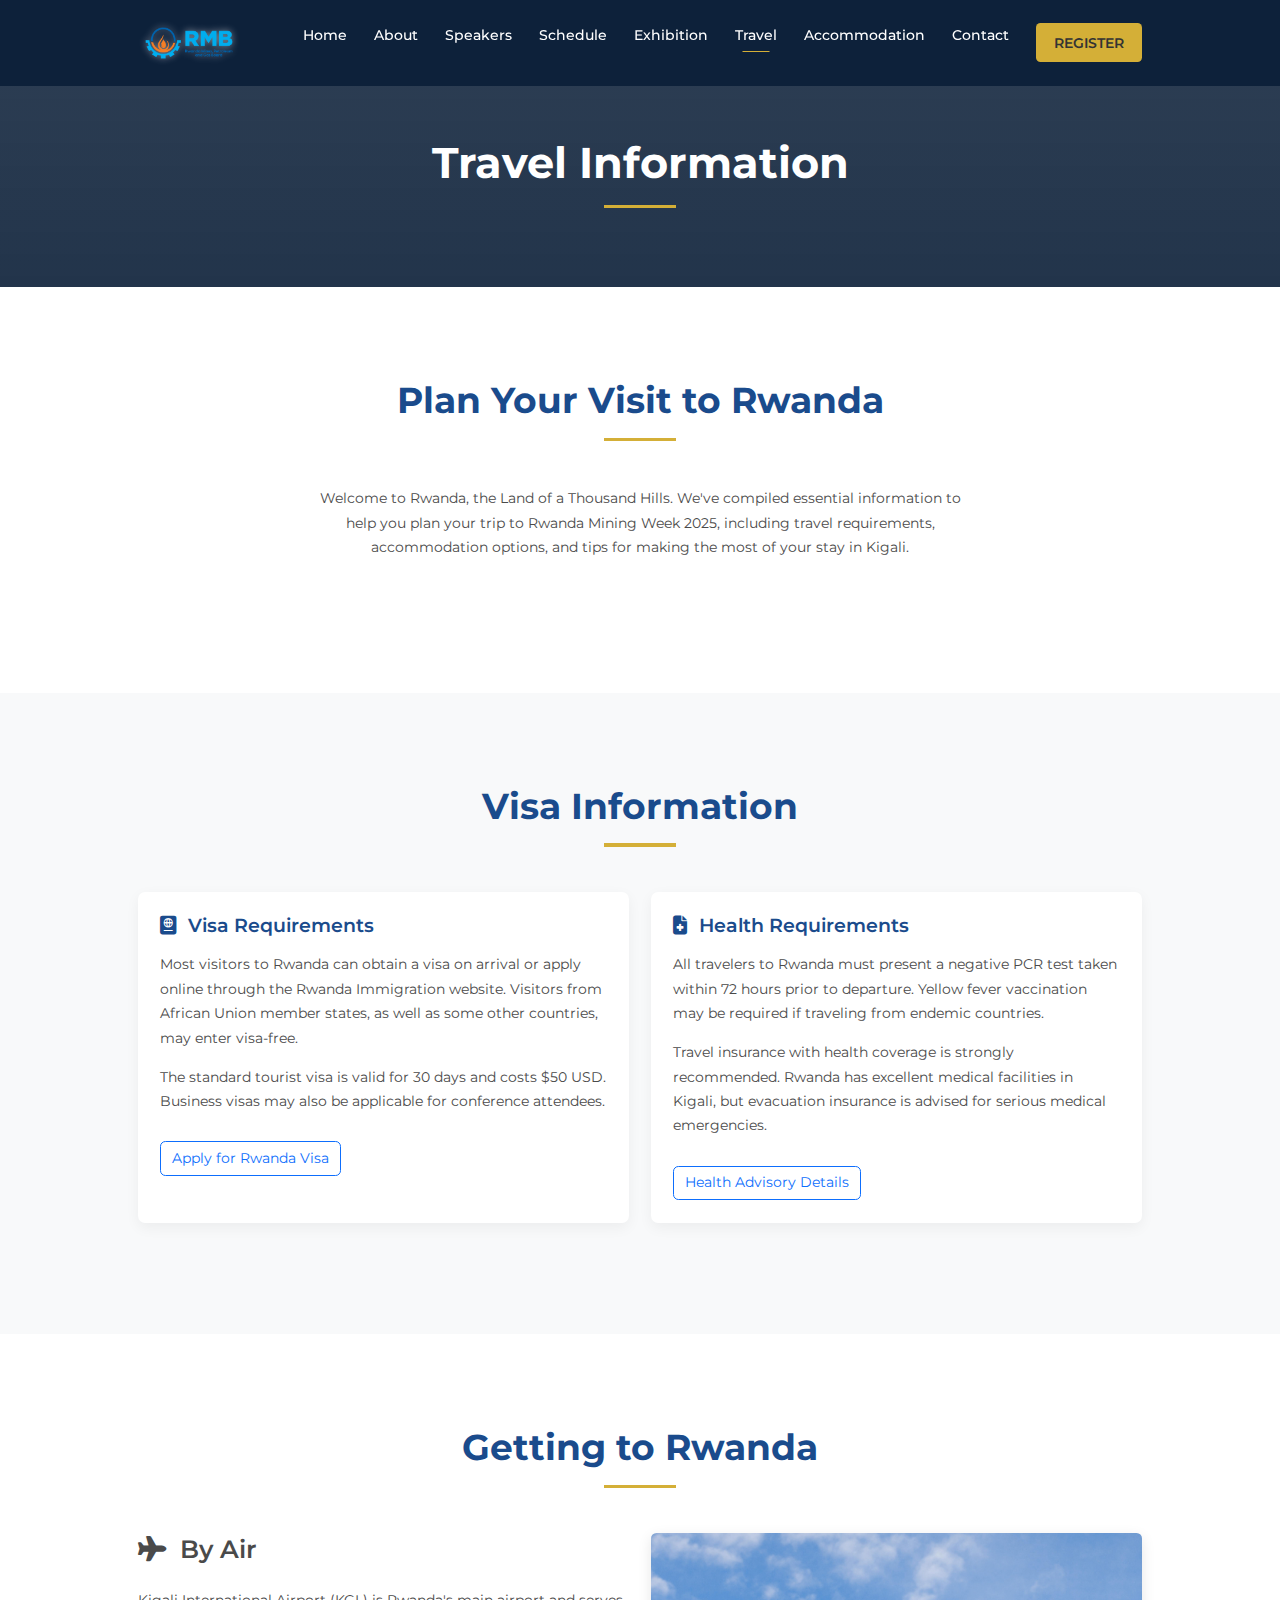
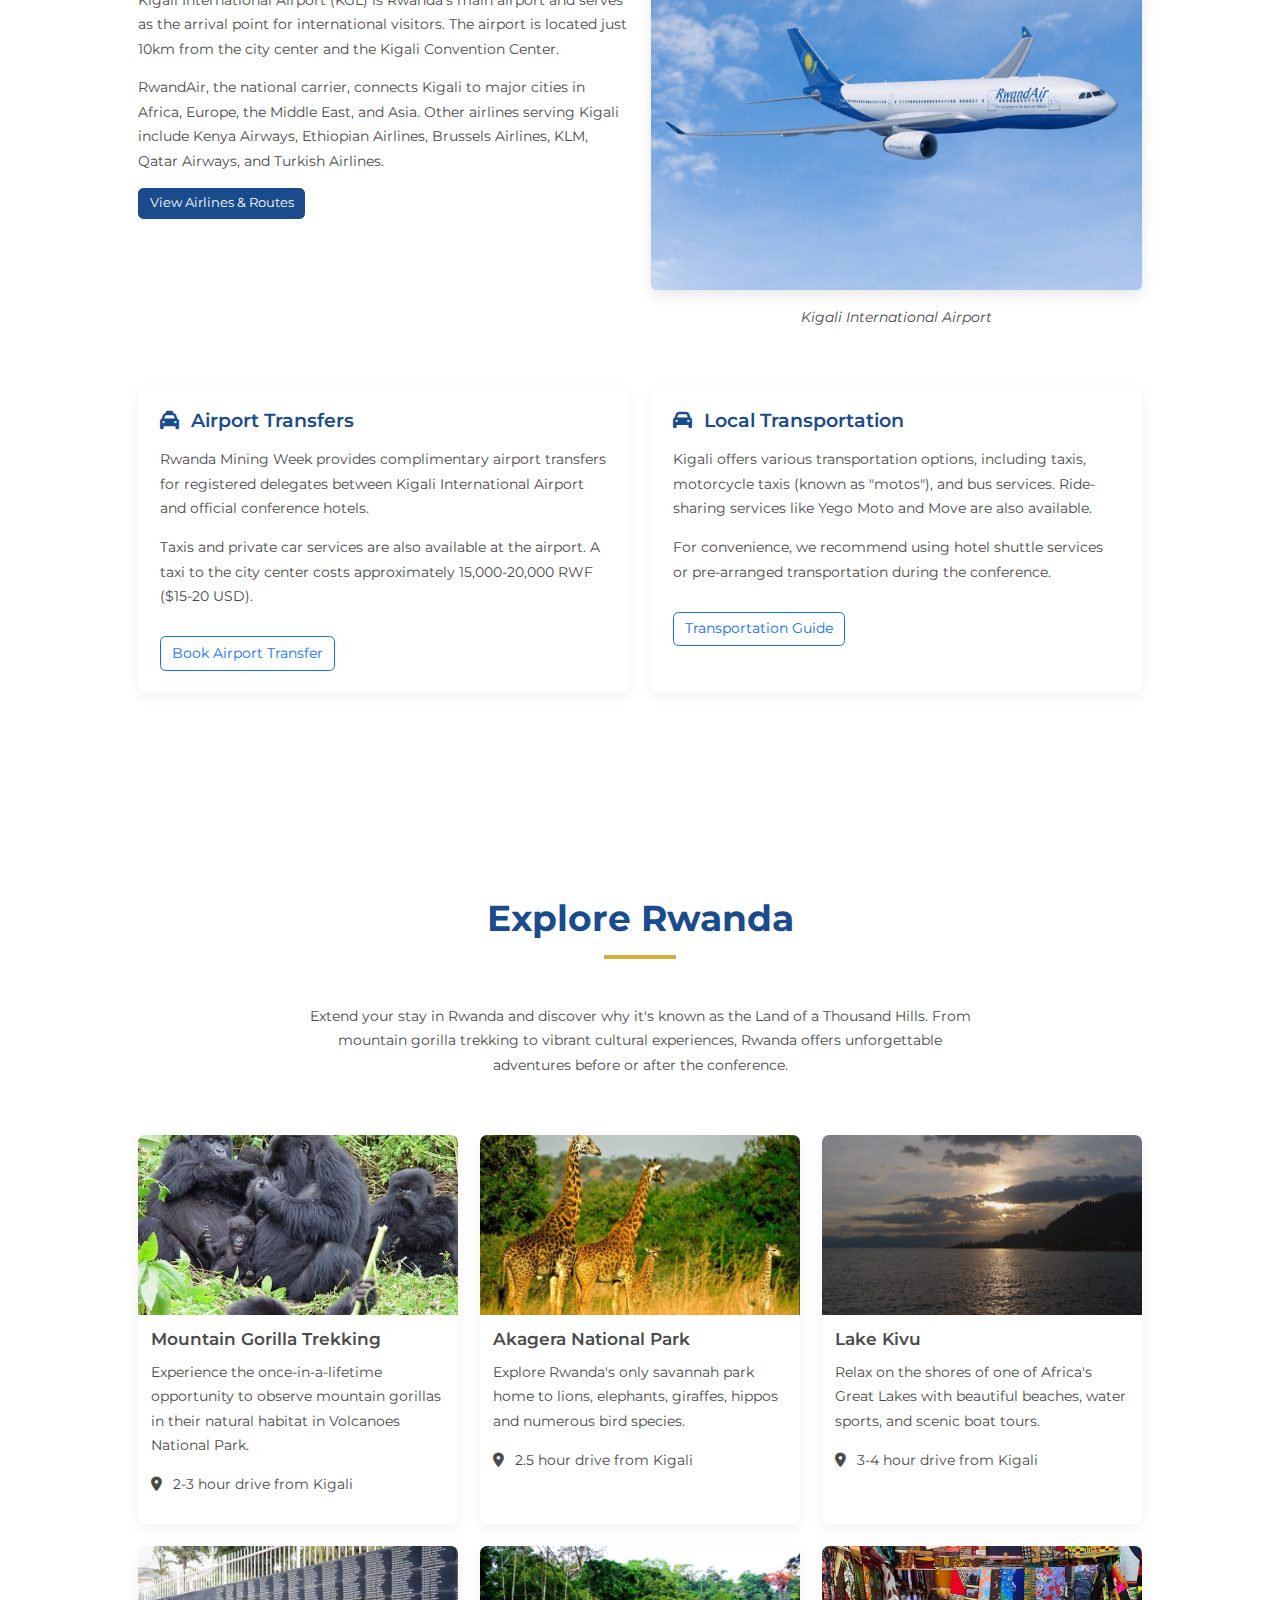
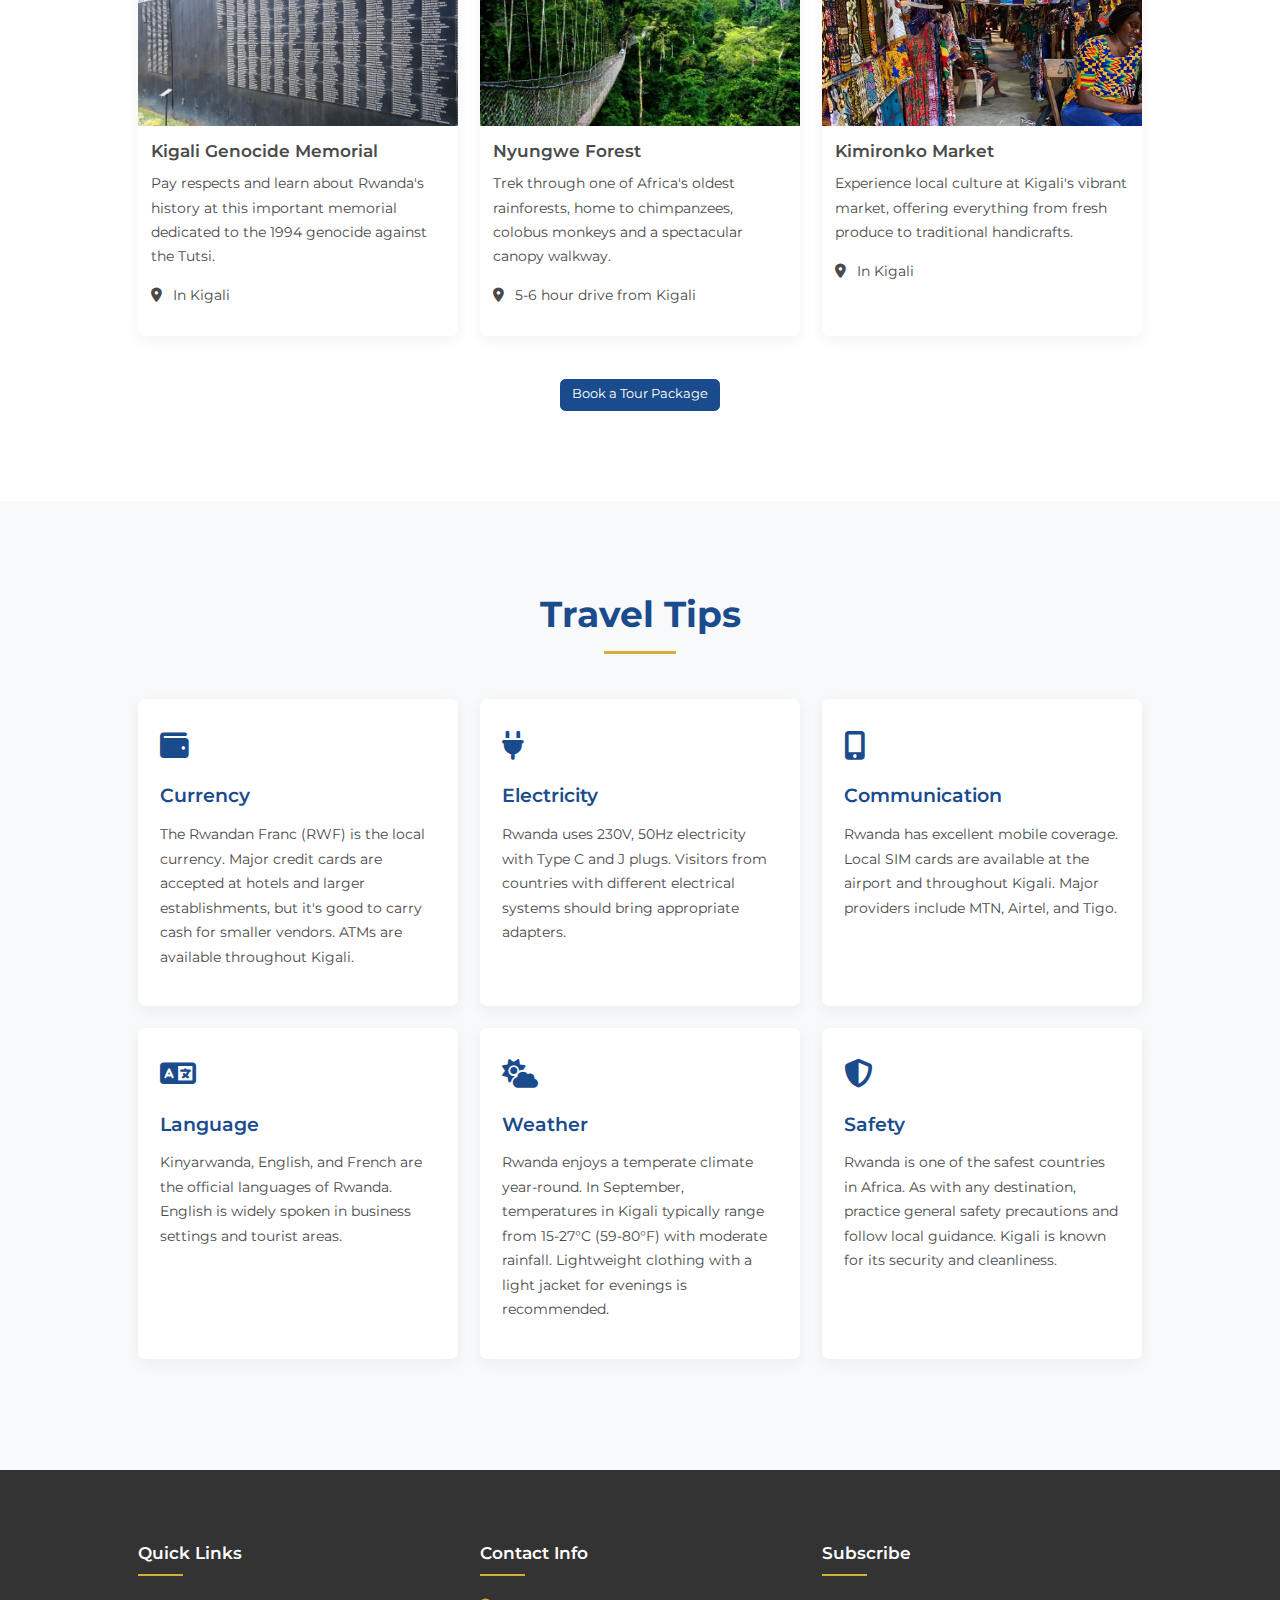
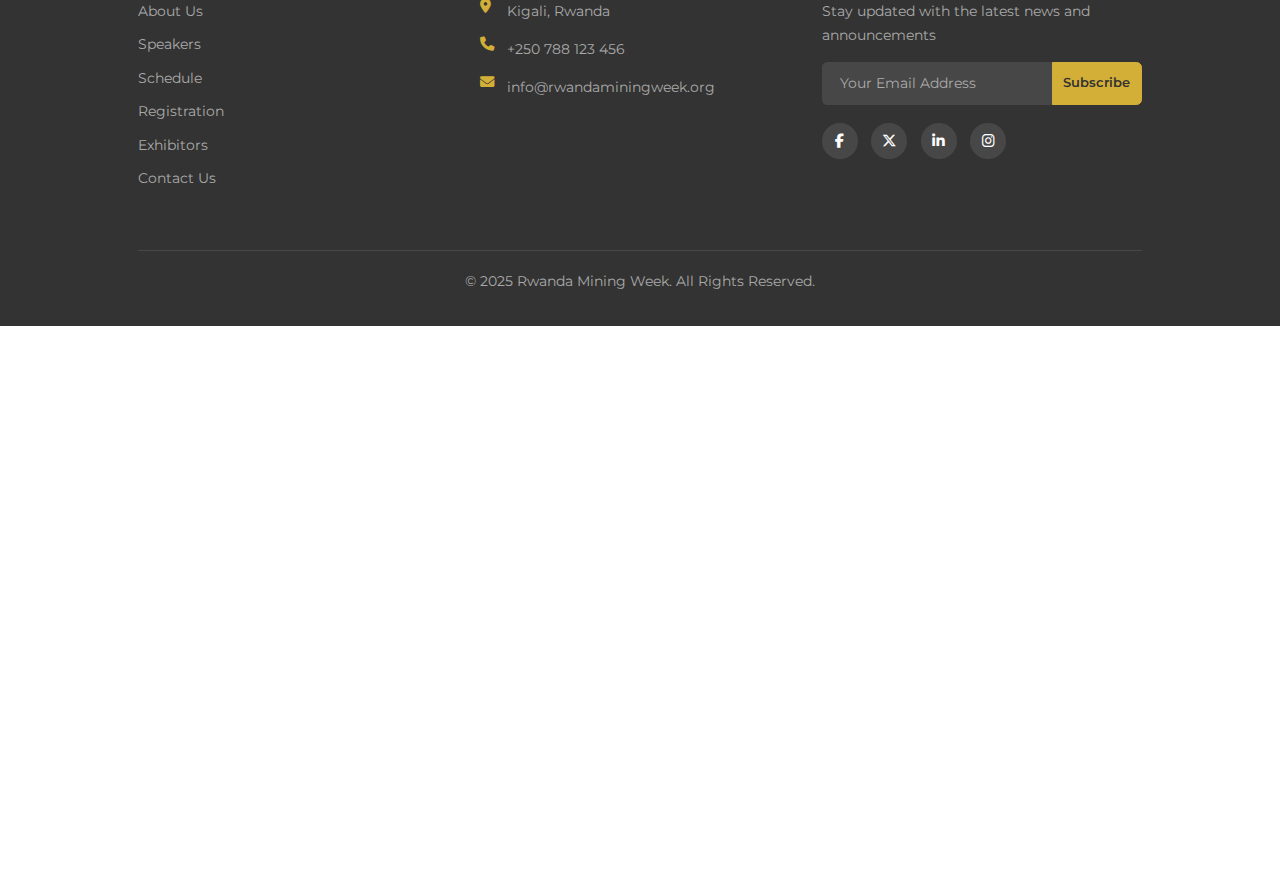
<file: travel.html>
<!DOCTYPE html>
<html lang="en">
  <head>
    <meta charset="UTF-8" />
    <meta name="viewport" content="width=device-width, initial-scale=1.0" />
    <title>Travel - Rwanda Mining Week 2025</title>
    <!-- Bootstrap CSS -->
    <link
      href="https://cdn.jsdelivr.net/npm/bootstrap@5.3.0/dist/css/bootstrap.min.css"
      rel="stylesheet"
    />
    <!-- Font Awesome -->
    <link
      rel="stylesheet"
      href="https://cdnjs.cloudflare.com/ajax/libs/font-awesome/6.5.2/css/all.min.css"
    />
    <!-- Google Fonts -->
    <link
      href="https://fonts.googleapis.com/css2?family=Montserrat:wght@300;400;500;600;700&family=Poppins:wght@300;400;500;600;700&display=swap"
      rel="stylesheet"
    />
    <!-- Custom CSS -->
    <link rel="stylesheet" href="assets/css/styles.css" />
  </head>
  <body>
    <!-- Header -->
    <header class="site-header">
      <nav class="navbar navbar-expand-lg navbar-dark fixed-top">
        <div class="container">
          <a class="navbar-brand" href="index.html">
            <img
              src="assets/img/logo.png"
              alt="Rwanda Mining Week Logo"
              class="logo"
            />
          </a>
          <button
            class="navbar-toggler"
            type="button"
            data-bs-toggle="collapse"
            data-bs-target="#navbarNav"
          >
            <span class="navbar-toggler-icon"></span>
          </button>
          <div class="collapse navbar-collapse" id="navbarNav">
            <ul class="navbar-nav ms-auto">
              <li class="nav-item">
                <a class="nav-link" href="index.html">Home</a>
              </li>
              <li class="nav-item">
                <a class="nav-link" href="about.html">About</a>
              </li>
              <li class="nav-item">
                <a class="nav-link" href="speakers.html">Speakers</a>
              </li>
              <li class="nav-item">
                <a class="nav-link" href="schedule.html">Schedule</a>
              </li>
              <li class="nav-item">
                <a class="nav-link" href="exhibitors.html">Exhibition</a>
              </li>
              <li class="nav-item">
                <a class="nav-link active" href="travel.html">Travel</a>
              </li>
              <li class="nav-item">
                <a class="nav-link" href="accommodation.html">Accommodation</a>
              </li>
              <li class="nav-item">
                <a class="nav-link" href="contact.html">Contact</a>
              </li>
              <li class="nav-item">
                <a class="nav-link register-btn" href="registration.html"
                  >REGISTER</a
                >
              </li>
            </ul>
          </div>
        </div>
      </nav>

      <!-- Page Title -->
      <div class="page-title">
        <div class="container">
          <h1>Travel Information</h1>
        </div>
      </div>
    </header>

    <!-- Travel Overview -->
    <section class="travel-overview section-padding">
      <div class="container">
        <div class="row justify-content-center">
          <div class="col-lg-8 text-center">
            <h2 class="section-title">Plan Your Visit to Rwanda</h2>
            <p class="mb-5">
              Welcome to Rwanda, the Land of a Thousand Hills. We've compiled
              essential information to help you plan your trip to Rwanda Mining
              Week 2025, including travel requirements, accommodation options,
              and tips for making the most of your stay in Kigali.
            </p>
          </div>
        </div>
      </div>
    </section>

    <!-- Visa Information -->
    <section class="visa-info section-padding bg-light">
      <div class="container">
        <h2 class="section-title">Visa Information</h2>
        <div class="row">
          <div class="col-lg-6 mb-4">
            <div class="info-card">
              <h3><i class="fas fa-passport me-2"></i> Visa Requirements</h3>
              <p>
                Most visitors to Rwanda can obtain a visa on arrival or apply
                online through the Rwanda Immigration website. Visitors from
                African Union member states, as well as some other countries,
                may enter visa-free.
              </p>
              <p>
                The standard tourist visa is valid for 30 days and costs $50
                USD. Business visas may also be applicable for conference
                attendees.
              </p>
              <a
                href="https://www.migration.gov.rw"
                class="btn btn-outline-primary"
                target="_blank"
                >Apply for Rwanda Visa</a
              >
            </div>
          </div>
          <div class="col-lg-6 mb-4">
            <div class="info-card">
              <h3>
                <i class="fas fa-file-medical me-2"></i> Health Requirements
              </h3>
              <p>
                All travelers to Rwanda must present a negative PCR test taken
                within 72 hours prior to departure. Yellow fever vaccination may
                be required if traveling from endemic countries.
              </p>
              <p>
                Travel insurance with health coverage is strongly recommended.
                Rwanda has excellent medical facilities in Kigali, but
                evacuation insurance is advised for serious medical emergencies.
              </p>
              <a href="#" class="btn btn-outline-primary"
                >Health Advisory Details</a
              >
            </div>
          </div>
        </div>
      </div>
    </section>

    <!-- Getting to Rwanda -->
    <section class="getting-to-rwanda section-padding">
      <div class="container">
        <h2 class="section-title">Getting to Rwanda</h2>
        <div class="row">
          <div class="col-lg-6 mb-5">
            <h3 class="mb-4"><i class="fas fa-plane me-2"></i> By Air</h3>
            <p>
              Kigali International Airport (KGL) is Rwanda's main airport and
              serves as the arrival point for international visitors. The
              airport is located just 10km from the city center and the Kigali
              Convention Center.
            </p>
            <p>
              RwandAir, the national carrier, connects Kigali to major cities in
              Africa, Europe, the Middle East, and Asia. Other airlines serving
              Kigali include Kenya Airways, Ethiopian Airlines, Brussels
              Airlines, KLM, Qatar Airways, and Turkish Airlines.
            </p>
            <a href="#" class="btn btn-primary">View Airlines & Routes</a>
          </div>
          <div class="col-lg-6 mb-5">
            <div class="airport-map">
              <img
                src="assets/img/rwandair.jpg"
                alt="Kigali International Airport"
                class="img-fluid rounded"
              />
              <p class="text-center mt-3">
                <em>Kigali International Airport</em>
              </p>
            </div>
          </div>
        </div>

        <div class="row">
          <div class="col-lg-6 mb-4">
            <div class="info-card">
              <h3><i class="fas fa-taxi me-2"></i> Airport Transfers</h3>
              <p>
                Rwanda Mining Week provides complimentary airport transfers for
                registered delegates between Kigali International Airport and
                official conference hotels.
              </p>
              <p>
                Taxis and private car services are also available at the
                airport. A taxi to the city center costs approximately
                15,000-20,000 RWF ($15-20 USD).
              </p>
              <a href="#" class="btn btn-outline-primary"
                >Book Airport Transfer</a
              >
            </div>
          </div>
          <div class="col-lg-6 mb-4">
            <div class="info-card">
              <h3><i class="fas fa-car me-2"></i> Local Transportation</h3>
              <p>
                Kigali offers various transportation options, including taxis,
                motorcycle taxis (known as "motos"), and bus services.
                Ride-sharing services like Yego Moto and Move are also
                available.
              </p>
              <p>
                For convenience, we recommend using hotel shuttle services or
                pre-arranged transportation during the conference.
              </p>
              <a href="#" class="btn btn-outline-primary"
                >Transportation Guide</a
              >
            </div>
          </div>
        </div>
      </div>
    </section>

    <!-- Explore Rwanda -->
    <section class="explore-rwanda section-padding">
      <div class="container">
        <h2 class="section-title">Explore Rwanda</h2>
        <div class="row mb-5">
          <div class="col-lg-8 mx-auto text-center">
            <p>
              Extend your stay in Rwanda and discover why it's known as the Land
              of a Thousand Hills. From mountain gorilla trekking to vibrant
              cultural experiences, Rwanda offers unforgettable adventures
              before or after the conference.
            </p>
          </div>
        </div>
        <div class="row">
          <div class="col-lg-4 col-md-6 mb-4">
            <div class="attraction-card">
              <img
                src="assets/img/volcanoes.jpeg"
                alt="Mountain Gorilla Trekking"
                class="img-fluid"
              />
              <div class="attraction-info">
                <h3>Mountain Gorilla Trekking</h3>
                <p>
                  Experience the once-in-a-lifetime opportunity to observe
                  mountain gorillas in their natural habitat in Volcanoes
                  National Park.
                </p>
                <p>
                  <i class="fas fa-map-marker-alt me-2"></i> 2-3 hour drive from
                  Kigali
                </p>
              </div>
            </div>
          </div>
          <div class="col-lg-4 col-md-6 mb-4">
            <div class="attraction-card">
              <img
                src="assets/img/Akagera-national-park-1.jpg"
                alt="Akagera National Park"
                class="img-fluid"
              />
              <div class="attraction-info">
                <h3>Akagera National Park</h3>
                <p>
                  Explore Rwanda's only savannah park home to lions, elephants,
                  giraffes, hippos and numerous bird species.
                </p>
                <p>
                  <i class="fas fa-map-marker-alt me-2"></i> 2.5 hour drive from
                  Kigali
                </p>
              </div>
            </div>
          </div>
          <div class="col-lg-4 col-md-6 mb-4">
            <div class="attraction-card">
              <img
                src="assets/img/kivu.jpg"
                alt="Lake Kivu"
                class="img-fluid"
              />
              <div class="attraction-info">
                <h3>Lake Kivu</h3>
                <p>
                  Relax on the shores of one of Africa's Great Lakes with
                  beautiful beaches, water sports, and scenic boat tours.
                </p>
                <p>
                  <i class="fas fa-map-marker-alt me-2"></i> 3-4 hour drive from
                  Kigali
                </p>
              </div>
            </div>
          </div>
          <div class="col-lg-4 col-md-6 mb-4">
            <div class="attraction-card">
              <img
                src="assets/img/memorial.jpg"
                alt="Kigali Genocide Memorial"
                class="img-fluid"
              />
              <div class="attraction-info">
                <h3>Kigali Genocide Memorial</h3>
                <p>
                  Pay respects and learn about Rwanda's history at this
                  important memorial dedicated to the 1994 genocide against the
                  Tutsi.
                </p>
                <p><i class="fas fa-map-marker-alt me-2"></i> In Kigali</p>
              </div>
            </div>
          </div>
          <div class="col-lg-4 col-md-6 mb-4">
            <div class="attraction-card">
              <img
                src="assets/img/nyungwe.jpg"
                alt="Nyungwe Forest"
                class="img-fluid"
              />
              <div class="attraction-info">
                <h3>Nyungwe Forest</h3>
                <p>
                  Trek through one of Africa's oldest rainforests, home to
                  chimpanzees, colobus monkeys and a spectacular canopy walkway.
                </p>
                <p>
                  <i class="fas fa-map-marker-alt me-2"></i> 5-6 hour drive from
                  Kigali
                </p>
              </div>
            </div>
          </div>
          <div class="col-lg-4 col-md-6 mb-4">
            <div class="attraction-card">
              <img
                src="assets/img/kimironko.jpg"
                alt="Kimironko Market"
                class="img-fluid"
              />
              <div class="attraction-info">
                <h3>Kimironko Market</h3>
                <p>
                  Experience local culture at Kigali's vibrant market, offering
                  everything from fresh produce to traditional handicrafts.
                </p>
                <p><i class="fas fa-map-marker-alt me-2"></i> In Kigali</p>
              </div>
            </div>
          </div>
        </div>
        <div class="row">
          <div class="col-12 text-center mt-4">
            <a href="#" class="btn btn-primary">Book a Tour Package</a>
          </div>
        </div>
      </div>
    </section>

    <!-- Travel Tips -->
    <section class="travel-tips section-padding bg-light">
      <div class="container">
        <h2 class="section-title">Travel Tips</h2>
        <div class="row">
          <div class="col-lg-4 col-md-6 mb-4">
            <div class="tip-card">
              <div class="tip-icon">
                <i class="fas fa-wallet"></i>
              </div>
              <h3>Currency</h3>
              <p>
                The Rwandan Franc (RWF) is the local currency. Major credit
                cards are accepted at hotels and larger establishments, but it's
                good to carry cash for smaller vendors. ATMs are available
                throughout Kigali.
              </p>
            </div>
          </div>
          <div class="col-lg-4 col-md-6 mb-4">
            <div class="tip-card">
              <div class="tip-icon">
                <i class="fas fa-plug"></i>
              </div>
              <h3>Electricity</h3>
              <p>
                Rwanda uses 230V, 50Hz electricity with Type C and J plugs.
                Visitors from countries with different electrical systems should
                bring appropriate adapters.
              </p>
            </div>
          </div>
          <div class="col-lg-4 col-md-6 mb-4">
            <div class="tip-card">
              <div class="tip-icon">
                <i class="fas fa-mobile-alt"></i>
              </div>
              <h3>Communication</h3>
              <p>
                Rwanda has excellent mobile coverage. Local SIM cards are
                available at the airport and throughout Kigali. Major providers
                include MTN, Airtel, and Tigo.
              </p>
            </div>
          </div>
          <div class="col-lg-4 col-md-6 mb-4">
            <div class="tip-card">
              <div class="tip-icon">
                <i class="fas fa-language"></i>
              </div>
              <h3>Language</h3>
              <p>
                Kinyarwanda, English, and French are the official languages of
                Rwanda. English is widely spoken in business settings and
                tourist areas.
              </p>
            </div>
          </div>
          <div class="col-lg-4 col-md-6 mb-4">
            <div class="tip-card">
              <div class="tip-icon">
                <i class="fas fa-cloud-sun"></i>
              </div>
              <h3>Weather</h3>
              <p>
                Rwanda enjoys a temperate climate year-round. In September,
                temperatures in Kigali typically range from 15-27°C (59-80°F)
                with moderate rainfall. Lightweight clothing with a light jacket
                for evenings is recommended.
              </p>
            </div>
          </div>
          <div class="col-lg-4 col-md-6 mb-4">
            <div class="tip-card">
              <div class="tip-icon">
                <i class="fas fa-shield-alt"></i>
              </div>
              <h3>Safety</h3>
              <p>
                Rwanda is one of the safest countries in Africa. As with any
                destination, practice general safety precautions and follow
                local guidance. Kigali is known for its security and
                cleanliness.
              </p>
            </div>
          </div>
        </div>
      </div>
    </section>

    <!-- Footer -->
    <footer class="site-footer">
      <div class="container">
        <div class="row">
          <div class="col-lg-4 mb-5 mb-lg-0">
            <h5 class="footer-heading">Quick Links</h5>
            <ul class="footer-links">
              <li><a href="about.html">About Us</a></li>
              <li><a href="speakers.html">Speakers</a></li>
              <li><a href="schedule.html">Schedule</a></li>
              <li><a href="registration.html">Registration</a></li>
              <li><a href="exhibitors.html">Exhibitors</a></li>
              <li><a href="contact.html">Contact Us</a></li>
            </ul>
          </div>
          <div class="col-lg-4 mb-5 mb-lg-0">
            <h5 class="footer-heading">Contact Info</h5>
            <ul class="footer-contact">
              <li><i class="fas fa-map-marker-alt"></i> Kigali, Rwanda</li>
              <li><i class="fas fa-phone"></i> +250 788 123 456</li>
              <li><i class="fas fa-envelope"></i> info@rwandaminingweek.org</li>
            </ul>
          </div>
          <div class="col-lg-4">
            <h5 class="footer-heading">Subscribe</h5>
            <p>Stay updated with the latest news and announcements</p>
            <form class="subscribe-form">
              <div class="input-group mb-3">
                <input
                  type="email"
                  class="form-control"
                  placeholder="Your Email Address"
                  required
                />
                <button class="btn btn-primary" type="submit">Subscribe</button>
              </div>
            </form>
            <div class="social-icons">
              <a href="#"><i class="fab fa-facebook-f"></i></a>
              <a href="#"><i class="fab fa-x-twitter"></i></a>
              <a href="#"><i class="fab fa-linkedin-in"></i></a>
              <a href="#"><i class="fab fa-instagram"></i></a>
            </div>
          </div>
        </div>
        <div class="footer-bottom">
          <p>© 2025 Rwanda Mining Week. All Rights Reserved.</p>
        </div>
      </div>
    </footer>

    <!-- Bootstrap & jQuery JS -->
    <script src="https://code.jquery.com/jquery-3.6.0.min.js"></script>
    <script src="https://cdn.jsdelivr.net/npm/bootstrap@5.3.0/dist/js/bootstrap.bundle.min.js"></script>
    <!-- Custom JS -->
    <script src="assets/js/script.js"></script>
  </body>
</html>
</file>
<file: assets/css/styles.css>
/* 
=================================
RWANDA MINING WEEK 2025 STYLES
================================= 
*/

:root {
  --primary-color: #1a4b8c; /* Dark blue */
  --secondary-color: #d4af37; /* Gold */
  --accent-color: #026e00; /* Green - mining/natural resources */
  --dark-color: #333333;
  --light-color: #f8f9fa;
  --text-color: #4a4a4a;
  --white-color: #ffffff;
  --transition: all 0.3s ease;
}

/* General Styles */
body {
  font-family: 'Montserrat', sans-serif;
  color: var(--text-color);
  line-height: 1.7;
  overflow-x: hidden;
  zoom: 0.9;
  transform-origin: top left;
}

h1,
h2,
h3,
h4,
h5,
h6 {
  font-family: 'Montserrat', sans-serif;
  font-weight: 600;
  line-height: 1.3;
}

a {
  color: var(--primary-color);
  text-decoration: none;
  transition: var(--transition);
}

a:hover {
  color: var(--secondary-color);
}

.section-padding {
  padding: 100px 0;
}

.section-title {
  font-size: 2.5rem;
  font-weight: 700;
  color: var(--primary-color);
  margin-bottom: 50px;
  text-align: center;
  position: relative;
}

.section-title:after {
  content: '';
  display: block;
  width: 80px;
  height: 4px;
  background: var(--secondary-color);
  margin: 15px auto;
}

/* Navbar */
.navbar {
  padding: 15px 0;
  transition: var(--transition);
  background-color: rgba(10, 30, 55, 0.9);
}

.navbar.scrolled {
  background-color: rgba(10, 30, 55, 1);
  box-shadow: 0 2px 10px rgba(0, 0, 0, 0.1);
  padding: 10px 0;
}

.logo {
  height: 55px;
  width: auto;
  filter: drop-shadow(0 0 4px rgba(255, 255, 255, 0.5));
}

.navbar-dark .navbar-nav .nav-link {
  color: var(--white-color);
  font-weight: 500;
  padding: 0 15px;
  position: relative;
}

.navbar-dark .navbar-nav .nav-link:after {
  content: '';
  position: absolute;
  width: 0;
  height: 2px;
  background: var(--secondary-color);
  bottom: -5px;
  left: 50%;
  transform: translateX(-50%);
  transition: var(--transition);
}

.navbar-dark .navbar-nav .nav-link:hover:after,
.navbar-dark .navbar-nav .nav-link.active:after {
  width: 30px;
}

.navbar-dark .navbar-nav .nav-link.register-btn {
  background: var(--secondary-color);
  color: var(--dark-color);
  padding: 8px 20px;
  border-radius: 5px;
  margin-left: 15px;
  font-weight: 600;
}

.navbar-dark .navbar-nav .nav-link.register-btn:hover {
  background: var(--white-color);
}

.navbar-dark .navbar-nav .nav-link.register-btn:after {
  display: none;
}

/* Hero Section */
.hero-section {
  background-image: linear-gradient(rgba(0, 0, 0, 0.5), rgba(20, 49, 82, 0.85)),
    url('https://images.unsplash.com/photo-1581093588401-fbb62a02f120?ixlib=rb-4.0.3&auto=format&fit=crop&w=1920&q=80');
  background-size: cover;
  background-position: center;
  color: var(--white-color);
  padding: 200px 0 100px;
  position: relative;
}

.hero-content {
  z-index: 1;
}

.hero-buttons .btn {
  padding: 12px 30px;
  font-weight: 600;
  letter-spacing: 1px;
  font-size: 16px;
}

.btn-primary {
  background-color: var(--primary-color);
  border-color: var(--primary-color);
  font-size: 14px;
}

.btn-primary:hover {
  background-color: var(--secondary-color);
  border-color: var(--secondary-color);
  color: var(--dark-color);
}

/* Countdown Section */
.countdown-section {
  padding: 60px 0;
  background-color: var(--light-color);
}

.countdown-container {
  display: flex;
  justify-content: center;
  gap: 30px;
}

.countdown-box {
  display: flex;
  flex-direction: column;
  align-items: center;
  min-width: 100px;
}

.countdown-box span:first-child {
  font-size: 2.5rem;
  font-weight: 700;
  color: var(--primary-color);
}

.countdown-label {
  font-size: 0.9rem;
  font-weight: 500;
  color: var(--text-color);
}

/* About Section */
.stats-container {
  display: grid;
  grid-template-columns: repeat(2, 1fr);
  gap: 20px;
}

.stat-box {
  background-color: var(--light-color);
  border-left: 4px solid var(--secondary-color);
  padding: 20px;
  text-align: center;
  box-shadow: 0 4px 15px rgba(0, 0, 0, 0.05);
  border-radius: 5px;
}

.stat-number {
  font-size: 2.5rem;
  font-weight: 700;
  color: var(--primary-color);
  display: block;
}

.stat-box p {
  font-weight: 500;
  margin: 0;
}

/* Rwanda Section */
.rwanda-image {
  border-radius: 10px;
  overflow: hidden;
  box-shadow: 0 10px 30px rgba(0, 0, 0, 0.1);
}

/* Explore Section */
.explore-card {
  border-radius: 10px;
  overflow: hidden;
  box-shadow: 0 5px 15px rgba(0, 0, 0, 0.08);
  transition: var(--transition);
  height: 100%;
}

.explore-card:hover {
  transform: translateY(-5px);
  box-shadow: 0 15px 30px rgba(0, 0, 0, 0.12);
}

.explore-card img {
  height: 320px;
  object-fit: cover;
  width: 100%;
  object-position: top;
}

.explore-content {
  padding: 25px;
}

.explore-content h3 {
  font-size: 1.5rem;
  margin-bottom: 15px;
  color: var(--primary-color);
}

/* Register Section */
.register-section {
  background-image: linear-gradient(
      rgba(26, 75, 140, 0.9),
      rgba(26, 75, 140, 0.9)
    ),
    url('/assets/img/mining.jpg');
  background-size: cover;
  background-position: center;
  background-attachment: fixed;
}

.footer-logo {
  max-height: 120px;
}

/* Page Title */
.page-title {
  background-image: linear-gradient(
      rgba(10, 30, 55, 0.85),
      rgba(10, 30, 55, 0.9)
    ),
    url('https://images.unsplash.com/photo-1581094795839-2d154ecd9142?ixlib=rb-4.0.3&auto=format&fit=crop&w=1920&q=80');
  background-size: cover;
  background-position: center;
  padding: 150px 0 80px;
  text-align: center;
}

.page-title h1 {
  color: var(--white-color);
  font-size: 3rem;
  font-weight: 700;
  position: relative;
  display: inline-block;
}

.page-title h1:after {
  content: '';
  display: block;
  width: 80px;
  height: 4px;
  background: var(--secondary-color);
  margin: 15px auto 0;
}

/* About Page Styles */
.about-content .lead {
  color: var(--primary-color);
  font-weight: 500;
}

.about-box {
  padding: 20px;
  border-radius: 8px;
  margin-bottom: 30px;
  background-color: var(--white-color);
  box-shadow: 0 5px 15px rgba(0, 0, 0, 0.05);
  transition: var(--transition);
}

.about-box:hover {
  transform: translateY(-5px);
  box-shadow: 0 10px 25px rgba(0, 0, 0, 0.1);
}

.about-box i {
  font-size: 2.5rem;
  color: var(--secondary-color);
  margin-bottom: 15px;
}

.about-box h4 {
  font-size: 1.2rem;
  margin-bottom: 10px;
  color: var(--primary-color);
}

.about-box p {
  margin-bottom: 0;
}

.sidebar-box {
  background-color: var(--white-color);
  border-radius: 8px;
  box-shadow: 0 5px 15px rgba(0, 0, 0, 0.05);
  padding: 25px;
  margin-bottom: 30px;
}

.sidebar-box h3 {
  font-size: 1.5rem;
  margin-bottom: 20px;
  color: var(--primary-color);
  position: relative;
}

.sidebar-box h3:after {
  content: '';
  display: block;
  width: 50px;
  height: 3px;
  background: var(--secondary-color);
  margin-top: 10px;
}

.venue-item {
  display: flex;
  margin-bottom: 20px;
}

.venue-item i {
  font-size: 1.8rem;
  color: var(--primary-color);
  margin-right: 15px;
}

.venue-item h5 {
  font-size: 1.1rem;
  margin-bottom: 5px;
}

.organizer {
  text-align: center;
  margin-bottom: 20px;
}

.organizer img {
  max-height: 100px;
  margin-bottom: 15px;
}

.cta-box {
  background-color: var(--light-color);
  padding: 30px;
  border-radius: 8px;
}

.cta-box h4 {
  color: var(--primary-color);
  font-size: 1.4rem;
  margin-bottom: 15px;
}

/* Previous Editions */
.previous-box {
  border-radius: 8px;
  overflow: hidden;
  box-shadow: 0 5px 15px rgba(0, 0, 0, 0.08);
  transition: var(--transition);
  height: 100%;
}

.previous-box:hover {
  transform: translateY(-5px);
  box-shadow: 0 15px 30px rgba(0, 0, 0, 0.12);
}

.previous-box img {
  height: 200px;
  object-fit: cover;
  width: 100%;
}

.previous-content {
  padding: 20px;
}

.previous-content h4 {
  font-size: 1.3rem;
  margin-bottom: 10px;
  color: var(--primary-color);
}

/* Contact Page Styles */
.contact-info-box {
  margin-top: 40px;
}

.contact-info-item {
  display: flex;
  margin-bottom: 30px;
}

.contact-info-item i {
  font-size: 2rem;
  color: var(--primary-color);
  margin-right: 20px;
  min-width: 30px;
}

.contact-info-item h5 {
  font-size: 1.2rem;
  margin-bottom: 5px;
  color: var(--primary-color);
}

.social-links {
  display: flex;
  flex-wrap: wrap;
  gap: 15px;
}

.social-link {
  display: inline-flex;
  align-items: center;
  padding: 8px 15px;
  background-color: var(--light-color);
  border-radius: 5px;
  color: var(--primary-color);
  font-weight: 500;
  transition: var(--transition);
}

.social-link i {
  margin-right: 8px;
}

.social-link:hover {
  background-color: var(--primary-color);
  color: var(--white-color);
  transform: translateY(-3px);
}

.contact-form-box {
  background-color: var(--white-color);
  border-radius: 10px;
  box-shadow: 0 5px 20px rgba(0, 0, 0, 0.08);
  padding: 35px;
}

.contact-form label {
  font-weight: 500;
  margin-bottom: 8px;
  color: var(--dark-color);
}

.contact-form .form-control {
  padding: 12px 15px;
  border-radius: 5px;
  border: 1px solid #e0e0e0;
  background-color: #f9f9f9;
  margin-bottom: 5px;
}

.contact-form .form-control:focus {
  border-color: var(--primary-color);
  box-shadow: none;
}

.contact-form button {
  padding: 12px 30px;
  font-weight: 600;
}

.map-container {
  height: 450px;
  width: 100%;
}

/* FAQ Section */
.accordion-item {
  margin-bottom: 15px;
  border-radius: 8px;
  overflow: hidden;
  border: 1px solid #e0e0e0;
}

.accordion-button {
  font-weight: 600;
  padding: 20px;
  background-color: var(--white-color);
  color: var(--primary-color);
}

.accordion-button:not(.collapsed) {
  background-color: var(--primary-color);
  color: var(--white-color);
}

.accordion-button:focus {
  box-shadow: none;
}

.accordion-body {
  padding: 20px;
  background-color: #f9f9f9;
}

/* Registration Page Styles */
.registration-intro {
  max-width: 800px;
  margin: 0 auto 50px;
}

.package-card {
  border-radius: 10px;
  overflow: hidden;
  box-shadow: 0 5px 15px rgba(0, 0, 0, 0.08);
  transition: var(--transition);
  height: 100%;
  border: 1px solid #e0e0e0;
}

.package-card:hover {
  transform: translateY(-5px);
  box-shadow: 0 15px 30px rgba(0, 0, 0, 0.12);
}

.package-card.featured {
  border: 2px solid var(--secondary-color);
  transform: translateY(-10px);
}

.package-card.featured:hover {
  transform: translateY(-15px);
}

.package-header {
  background-color: var(--primary-color);
  color: var(--white-color);
  padding: 25px 20px;
  text-align: center;
  position: relative;
}

.featured .package-header {
  background-color: var(--secondary-color);
  color: var(--dark-color);
}

.package-header h4 {
  font-size: 1.5rem;
  margin-bottom: 15px;
}

.package-price {
  margin-bottom: 5px;
}

.regular-price {
  text-decoration: line-through;
  opacity: 0.7;
  margin-right: 10px;
  font-size: 1.1rem;
}

.early-price {
  font-size: 2rem;
  font-weight: 700;
}

.early-bird-label {
  display: inline-block;
  padding: 3px 10px;
  background-color: rgba(255, 255, 255, 0.2);
  border-radius: 20px;
  font-size: 0.8rem;
  margin-top: 5px;
}

.featured-tag {
  position: absolute;
  top: -10px;
  right: -10px;
  background-color: var(--accent-color);
  color: var(--white-color);
  padding: 5px 15px;
  border-radius: 20px;
  font-size: 0.9rem;
  font-weight: 600;
  box-shadow: 0 3px 10px rgba(0, 0, 0, 0.1);
}

.package-content {
  padding: 30px 20px;
  background-color: var(--white-color);
}

.package-features {
  list-style: none;
  padding: 0;
  margin-bottom: 30px;
}

.package-features li {
  margin-bottom: 12px;
  padding-left: 30px;
  position: relative;
}

.package-features li i {
  position: absolute;
  left: 0;
  top: 3px;
  color: var(--primary-color);
}

.package-features li.not-included i {
  color: #e0e0e0;
}

.package-features li.not-included {
  color: #999;
}

.btn-block {
  display: block;
  width: 100%;
}

.registration-form-container {
  background-color: var(--white-color);
  border-radius: 10px;
  padding: 40px;
  box-shadow: 0 5px 20px rgba(0, 0, 0, 0.08);
  margin-top: 80px;
}

.card-header {
  background-color: var(--primary-color);
  color: var(--white-color);
  padding: 15px 20px;
}

.package-selection {
  display: flex;
  flex-direction: column;
  gap: 15px;
}

.package-radio {
  padding: 15px;
  border: 1px solid #e0e0e0;
  border-radius: 8px;
  margin: 0;
  cursor: pointer;
  transition: var(--transition);
}

.package-radio:hover {
  border-color: var(--primary-color);
  background-color: rgba(26, 75, 140, 0.05);
}

.package-radio input:checked + label {
  font-weight: 600;
}

.package-radio input:checked + label .package-name {
  color: var(--primary-color);
}

.package-name {
  display: block;
  font-size: 1.1rem;
  margin-bottom: 5px;
}

.package-price {
  color: var(--primary-color);
  font-weight: 500;
}

.group-discounts {
  list-style: none;
  padding: 0;
  margin: 30px 0;
  display: flex;
  justify-content: center;
  gap: 30px;
}

.group-discounts li {
  padding: 15px 25px;
  background-color: var(--white-color);
  border-radius: 8px;
  box-shadow: 0 5px 15px rgba(0, 0, 0, 0.05);
}

/* Speakers Page Styles */
.speakers-section .section-title {
  margin-bottom: 50px;
}

.speaker-card {
  border-radius: 10px;
  overflow: hidden;
  box-shadow: 0 5px 15px rgba(0, 0, 0, 0.08);
  transition: var(--transition);
  height: 100%;
  background-color: var(--white-color);
}

.speaker-card:hover {
  transform: translateY(-5px);
  box-shadow: 0 15px 30px rgba(0, 0, 0, 0.12);
}

.speaker-image {
  position: relative;
  overflow: hidden;
}

.speaker-image img {
  height: 350px;
  width: 100%;
  object-fit: cover;
  transition: var(--transition);
  object-position: top;
}

.speaker-card:hover .speaker-image img {
  transform: scale(1.05);
}

.speaker-info {
  padding: 25px 20px;
}

.speaker-info h3 {
  font-size: 1.4rem;
  margin-bottom: 5px;
  color: var(--primary-color);
}

.speaker-title {
  font-weight: 600;
  color: var(--secondary-color);
  margin-bottom: 15px;
}

.speaker-bio {
  font-size: 0.95rem;
  margin-bottom: 15px;
}

.speaker-social {
  display: flex;
  gap: 10px;
}

.speaker-social a {
  display: inline-flex;
  align-items: center;
  justify-content: center;
  width: 35px;
  height: 35px;
  background-color: rgba(26, 75, 140, 0.1);
  border-radius: 50%;
  color: var(--primary-color);
  transition: var(--transition);
}

.speaker-social a:hover {
  background-color: var(--secondary-color);
  color: var(--dark-color);
  transform: translateY(-3px);
}

.speaker-application {
  background-color: #f8f9fa;
}

.speaker-topics {
  list-style: none;
  padding: 0;
  margin: 30px 0;
}

.speaker-topics li {
  margin-bottom: 10px;
  display: flex;
  align-items: center;
}

.speaker-topics li i {
  color: var(--secondary-color);
  margin-right: 10px;
}

.speaker-form-container {
  background-color: var(--white-color);
  border-radius: 10px;
  padding: 30px;
  box-shadow: 0 5px 20px rgba(0, 0, 0, 0.08);
}

.speaker-form label {
  font-weight: 500;
  margin-bottom: 8px;
}

.speaker-form .form-control {
  padding: 12px 15px;
  border-radius: 5px;
  border: 1px solid #e0e0e0;
}

.speaker-form .form-control:focus {
  border-color: var(--primary-color);
  box-shadow: none;
}

/* Schedule Page Styles */
.schedule-tabs {
  background-color: var(--white-color);
  border-radius: 50px;
  padding: 5px;
  box-shadow: 0 5px 15px rgba(0, 0, 0, 0.08);
  display: inline-flex;
}

.schedule-tabs .nav-link {
  border-radius: 50px;
  padding: 12px 25px;
  font-weight: 600;
  color: var(--primary-color);
  transition: var(--transition);
}

.schedule-tabs .nav-link.active {
  background-color: var(--primary-color);
  color: var(--white-color);
}

.schedule-tabs .day-date {
  display: block;
  font-size: 0.8rem;
  opacity: 0.8;
}

.schedule-timeline {
  position: relative;
  padding: 30px 0;
}

.schedule-timeline:before {
  content: '';
  position: absolute;
  height: 100%;
  width: 3px;
  background-color: #e0e0e0;
  left: 120px;
  top: 0;
}

.timeline-item {
  position: relative;
  padding-left: 160px;
  margin-bottom: 30px;
}

.timeline-item:last-child {
  margin-bottom: 0;
}

.timeline-item.featured:before {
  content: '';
  position: absolute;
  left: 116px;
  top: 25px;
  width: 11px;
  height: 11px;
  border-radius: 50%;
  background-color: var(--secondary-color);
  border: 3px solid var(--white-color);
  z-index: 1;
}

.timeline-item:before {
  content: '';
  position: absolute;
  left: 118px;
  top: 25px;
  width: 7px;
  height: 7px;
  border-radius: 50%;
  background-color: var(--primary-color);
  z-index: 1;
}

.timeline-time {
  position: absolute;
  left: 0;
  top: 15px;
  width: 100px;
  text-align: right;
}

.timeline-time .time {
  font-weight: 600;
  color: var(--primary-color);
  font-size: 0.9rem;
}

.timeline-content {
  background-color: var(--white-color);
  border-radius: 10px;
  box-shadow: 0 5px 15px rgba(0, 0, 0, 0.05);
  padding: 25px;
  position: relative;
  transition: var(--transition);
}

.timeline-item:hover .timeline-content {
  transform: translateY(-5px);
  box-shadow: 0 15px 30px rgba(0, 0, 0, 0.1);
}

.timeline-item.featured .timeline-content {
  border-left: 4px solid var(--secondary-color);
}

.timeline-header {
  margin-bottom: 15px;
}

.timeline-header h3 {
  margin-bottom: 5px;
  color: var(--primary-color);
  font-size: 1.3rem;
}

.session-tag {
  display: inline-block;
  padding: 3px 10px;
  border-radius: 20px;
  font-size: 0.8rem;
  background-color: rgba(26, 75, 140, 0.1);
  color: var(--primary-color);
}

.timeline-footer {
  margin-top: 15px;
  color: var(--text-color);
}

.venue {
  font-size: 0.9rem;
}

.venue i {
  color: var(--secondary-color);
  margin-right: 5px;
}

.speakers-list {
  display: flex;
  gap: 15px;
  margin-bottom: 15px;
  flex-wrap: wrap;
}

.speakers-list.small {
  gap: 10px;
}

.speaker-item {
  display: flex;
  align-items: center;
  background-color: rgba(26, 75, 140, 0.05);
  padding: 5px 10px;
  border-radius: 50px;
}

.speaker-item img {
  width: 35px;
  height: 35px;
  border-radius: 50%;
  object-fit: cover;
  margin-right: 8px;
}

.speakers-list.small .speaker-item img {
  width: 25px;
  height: 25px;
}

.speaker-item span {
  font-size: 0.9rem;
  font-weight: 500;
}

.speakers-list.small .speaker-item span {
  font-size: 0.8rem;
}

.parallel-sessions {
  position: relative;
  padding-left: 160px;
  margin-bottom: 30px;
}

.parallel-header {
  position: relative;
  font-size: 1.1rem;
  color: var(--primary-color);
  margin-bottom: 20px;
}

.parallel-header:before {
  content: '';
  position: absolute;
  left: -42px;
  top: 13px;
  width: 11px;
  height: 11px;
  border-radius: 50%;
  background-color: var(--secondary-color);
  border: 3px solid var(--white-color);
  z-index: 1;
}

.session-card {
  background-color: var(--white-color);
  border-radius: 10px;
  box-shadow: 0 5px 15px rgba(0, 0, 0, 0.05);
  height: 100%;
  transition: var(--transition);
}

.session-card:hover {
  transform: translateY(-5px);
  box-shadow: 0 15px 30px rgba(0, 0, 0, 0.1);
}

.session-header {
  background-color: rgba(26, 75, 140, 0.1);
  padding: 15px 20px;
  border-radius: 10px 10px 0 0;
}

.session-header h4 {
  font-size: 1.1rem;
  color: var(--primary-color);
  margin-bottom: 5px;
}

.room-tag {
  font-size: 0.85rem;
  color: var(--text-color);
}

.session-content {
  padding: 20px;
}

.download-buttons {
  display: flex;
  flex-wrap: wrap;
  gap: 10px;
  margin-top: 20px;
}

.download-buttons .btn {
  display: inline-flex;
  align-items: center;
}

.download-buttons .btn i {
  margin-right: 8px;
}

/* Footer */
.site-footer {
  background-color: var(--dark-color);
  color: #aaa;
  padding: 80px 0 20px;
}

.footer-heading {
  color: var(--white-color);
  font-size: 1.2rem;
  margin-bottom: 25px;
  position: relative;
}

.footer-heading:after {
  content: '';
  display: block;
  width: 50px;
  height: 3px;
  background: var(--secondary-color);
  margin-top: 10px;
}

.footer-links {
  list-style: none;
  padding: 0;
}

.footer-links li {
  margin-bottom: 10px;
}

.footer-links li a {
  color: #aaa;
  transition: var(--transition);
}

.footer-links li a:hover {
  color: var(--white-color);
  padding-left: 5px;
}

.footer-contact {
  list-style: none;
  padding: 0;
}

.footer-contact li {
  margin-bottom: 15px;
  display: flex;
}

.footer-contact li i {
  color: var(--secondary-color);
  margin-right: 10px;
  min-width: 20px;
}

.subscribe-form .form-control {
  background-color: rgba(255, 255, 255, 0.1);
  border: none;
  color: var(--white-color);
  padding: 12px 20px;
}

.subscribe-form .form-control::placeholder {
  color: #aaa;
}

.subscribe-form .btn {
  background-color: var(--secondary-color);
  border-color: var(--secondary-color);
  color: var(--dark-color);
  font-weight: 600;
}

.social-icons {
  display: flex;
  gap: 15px;
  margin-top: 20px;
}

.social-icons a {
  display: inline-flex;
  align-items: center;
  justify-content: center;
  width: 40px;
  height: 40px;
  background-color: rgba(255, 255, 255, 0.1);
  border-radius: 50%;
  color: var(--white-color);
  transition: var(--transition);
}

.social-icons a:hover {
  background-color: var(--secondary-color);
  color: var(--dark-color);
  transform: translateY(-3px);
}

.footer-bottom {
  border-top: 1px solid rgba(255, 255, 255, 0.1);
  margin-top: 50px;
  padding-top: 20px;
  text-align: center;
}

/* Circular Icon Backgrounds for Edition Links */
.icon-circle-bg {
  display: inline-flex;
  align-items: center;
  justify-content: center;
  width: 40px;
  height: 40px;
  border-radius: 50%;
  background: #e3e7ef; /* slightly more visible than #f1f3f6 */
  transition: background 0.2s;
}

.icon-circle-bg i {
  font-size: 1.25rem;
}

/* Responsive Styles */
@media (max-width: 991px) {
  .section-padding {
    padding: 70px 0;
  }

  .hero-section {
    padding: 150px 0 80px;
  }

  .countdown-container {
    flex-wrap: wrap;
  }
}

@media (max-width: 767px) {
  .section-padding {
    padding: 50px 0;
  }

  .hero-section {
    padding: 120px 0 60px;
  }

  .section-title {
    font-size: 2rem;
  }

  .stats-container {
    grid-template-columns: repeat(1, 1fr);
  }

  .countdown-container {
    gap: 15px;
  }

  .countdown-box {
    min-width: 70px;
  }

  .countdown-box span:first-child {
    font-size: 2rem;
  }

  .countdown-label {
    font-size: 0.8rem;
  }

  .navbar-dark .navbar-nav .nav-link.register-btn {
    margin: 10px 0 0;
    display: inline-block;
  }
}

@media (max-width: 575px) {
  .hero-buttons .btn {
    margin-bottom: 15px;
  }
}

/* Exhibitors Page Styles */
.exhibitors-intro {
  background-color: var(--white-color);
}

.category-card {
  background-color: var(--white-color);
  border-radius: 8px;
  padding: 30px;
  height: 100%;
  box-shadow: 0 5px 15px rgba(0, 0, 0, 0.05);
  transition: var(--transition);
}

.category-card:hover {
  transform: translateY(-5px);
  box-shadow: 0 10px 20px rgba(0, 0, 0, 0.1);
}

.category-icon {
  font-size: 2.5rem;
  color: var(--primary-color);
  margin-bottom: 20px;
}

.category-card h3 {
  font-size: 1.5rem;
  margin-bottom: 15px;
  color: var(--primary-color);
}

.exhibitor-card {
  border-radius: 8px;
  overflow: hidden;
  box-shadow: 0 5px 15px rgba(0, 0, 0, 0.05);
  transition: var(--transition);
  height: 100%;
}

.exhibitor-card:hover {
  transform: translateY(-5px);
  box-shadow: 0 10px 20px rgba(0, 0, 0, 0.1);
}

.exhibitor-card img {
  width: 100%;
  height: 200px;
  object-fit: cover;
}

.exhibitor-card h3 {
  font-size: 1.2rem;
  margin: 15px 0 5px;
}

.exhibitor-info {
  padding: 15px;
}

.exhibitor-benefits {
  list-style: none;
  padding-left: 0;
}

.exhibitor-benefits li {
  margin-bottom: 10px;
}

.exhibitor-benefits li i {
  color: var(--secondary-color);
  margin-right: 10px;
}

.floor-plan-container {
  margin-top: 40px;
}

.floor-plan-container img {
  max-width: 100%;
  box-shadow: 0 5px 15px rgba(0, 0, 0, 0.1);
  border-radius: 8px;
}

/* Travel Page Styles */
.info-card {
  background-color: var(--white-color);
  border-radius: 8px;
  padding: 25px;
  height: 100%;
  box-shadow: 0 5px 15px rgba(0, 0, 0, 0.05);
  transition: var(--transition);
}

.info-card h3 {
  color: var(--primary-color);
  margin-bottom: 15px;
  font-size: 1.3rem;
}

.info-card a {
  margin-top: 15px;
}

.airport-map img {
  box-shadow: 0 5px 15px rgba(0, 0, 0, 0.1);
}

.hotel-card {
  background-color: var(--white-color);
  border-radius: 8px;
  overflow: hidden;
  box-shadow: 0 5px 15px rgba(0, 0, 0, 0.05);
  transition: var(--transition);
  height: 100%;
}

.hotel-card:hover {
  transform: translateY(-5px);
  box-shadow: 0 10px 20px rgba(0, 0, 0, 0.1);
}

.hotel-card img {
  width: 100%;
  height: 200px;
  object-fit: cover;
}

.hotel-info {
  padding: 15px;
}

.hotel-rating {
  color: var(--secondary-color);
  font-size: 0.8rem;
}

.hotel-price {
  font-weight: 600;
  margin: 10px 0;
}

.attraction-card {
  background-color: var(--white-color);
  border-radius: 8px;
  overflow: hidden;
  box-shadow: 0 5px 15px rgba(0, 0, 0, 0.05);
  transition: var(--transition);
  height: 100%;
}

.attraction-card:hover {
  transform: translateY(-5px);
  box-shadow: 0 10px 20px rgba(0, 0, 0, 0.1);
}

.attraction-card img {
  width: 100%;
  height: 200px;
  object-fit: cover;
}

.attraction-info {
  padding: 15px;
}

.attraction-info h3 {
  font-size: 1.2rem;
  margin-bottom: 10px;
}

.tip-card {
  background-color: var(--white-color);
  border-radius: 8px;
  padding: 25px;
  height: 100%;
  box-shadow: 0 5px 15px rgba(0, 0, 0, 0.05);
  transition: var(--transition);
}

.tip-card:hover {
  transform: translateY(-5px);
  box-shadow: 0 10px 20px rgba(0, 0, 0, 0.1);
}

.tip-icon {
  font-size: 2rem;
  color: var(--primary-color);
  margin-bottom: 15px;
}

.tip-card h3 {
  color: var(--primary-color);
  margin-bottom: 15px;
  font-size: 1.3rem;
}

/* Exhibitor Logo Styles */
.exhibitor-card .exhibitor-logo {
  background: #fff;
  padding: 18px 18px 12px 18px;
  border-radius: 18px;
  box-shadow: 0 2px 16px 0 rgba(30, 34, 90, 0.08);
  display: flex;
  align-items: center;
  justify-content: center;
  min-height: 120px;
  max-height: 120px;
  margin-bottom: 18px;
  transition: box-shadow 0.2s, transform 0.2s;
}

.exhibitor-card .exhibitor-logo img {
  max-width: 100%;
  max-height: 80px;
  object-fit: contain;
  filter: drop-shadow(0 2px 6px rgba(30, 34, 90, 0.06));
}

.exhibitor-card:hover .exhibitor-logo {
  box-shadow: 0 6px 24px 0 rgba(30, 34, 90, 0.16);
  transform: translateY(-2px) scale(1.03);
}

/* Accommodation Page Styles */
.accommodation-section .hotel-iframe-container {
  height: auto;
  min-height: unset;
  max-height: unset;
  margin-bottom: 2rem;
}

.accommodation-section .hotel-iframe-container iframe {
  width: 100%;
  height: 2200px;
  min-height: 1200px;
  max-height: none;
  border: 0;
  border-radius: 12px;
  background: #f8f9fa;
  overflow: visible;
}

@media (max-width: 768px) {
  .accommodation-section .hotel-iframe-container iframe {
    height: 1200px;
    min-height: 800px;
  }
}
</file>
